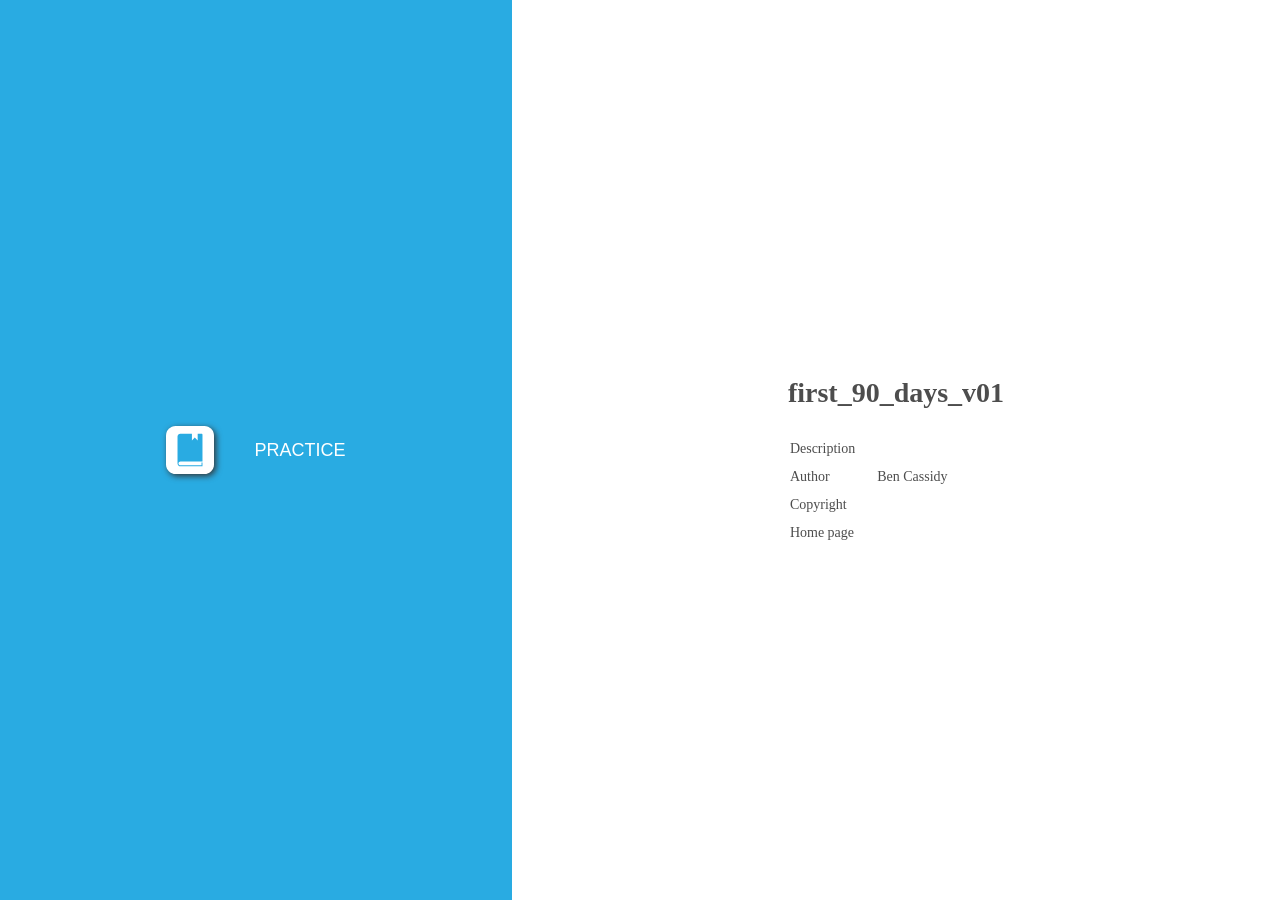
<file: index.html>
﻿<!DOCTYPE html>
<html lang="en-US" dir="ltr">
<head>
	<title>first_90_days_v01</title>
	<meta http-equiv="X-UA-Compatible" content="IE=Edge,chrome=1" />
	<meta http-equiv="Content-Type" content="text/html; charset=utf-8"/>
	<meta name="generator" content="ActivePresenter 10.1.1"/>
	<meta name="author" content="Ben Cassidy" />
	<meta name="copyright" content=" " />
	<meta name="description" content=""/>
	<meta name="viewport" content="initial-scale=1.0">
	<meta name="apple-mobile-web-app-capable" content="yes">

	<style>
		body {
			background-color: #ffffff;
			color: #4d4d4d;
			font-family: "Verdana";
			margin: 0px;
			padding: 0px;
			display: flex;
			flex-direction: row;
			min-height: 100vh;
		}
		.ap-mode-buttons-container {
			background-color: #29abe2;
			min-height: 100%;
			flex: 2;
			display: flex;
			justify-content: center;
			align-items: center;
		}
		.ap-mode-buttons {
			background-color: #29abe2;
			display: flex;
			flex-direction: column;
			align-items: flex-start;
			max-width: 100%;
		}
		.ap-mode-button {
			background-color: transparent;
			color: #ffffff;
			border: none;
			margin: 10px;
			text-transform: uppercase;
			display: flex;
			flex-direction: row;
			align-items: center;
		}
		.ap-project-information-container {
			min-height: 100%;
			flex: 3;
			display: flex;
			justify-content: center;
			align-items: center;
		}
		.ap-project-information {
			font-size: 14px;
		}

		.ap-mode-button svg {
			width: 48px;
			height: 48px;
			margin: 10px 20px 10px 20px;
			display: inline-block;
			filter: drop-shadow(2px 2px 3px #333333);
		}

		.ap-mode-button {
		}

		.ap-mode-button:hover {
			background-color: rgba(255, 255, 255, 0.2);
		}

		.ap-mode-button span {
			margin: 10px 20px 10px 20px;
			font-size: 18px;
		}

		h1 {
			font-size: 28px;
			font-weight: bold;
			margin: 25px 0px 25px 0px;
		}

		.ap-project-information td {
			padding: 5px 20px 5px 0px;
		}

		a:link {color:#4d4d4d; text-decoration:none;}
		a:visited {color:#4d4d4d; text-decoration:none}
		a:active {color:#4d4d4d; text-decoration:none}
		a:hover {color:#4d4d4d; text-decoration:none}
		
		@media (max-width: 1024px) and (orientation: portrait) {
			body {
				flex-direction: column;
			}
			.ap-mode-buttons-container {
				width: 100%;
				flex: 3;
			}
			.ap-project-information-container {
				width: 100%;
				flex: 2;
			}
		}
		
		@media (max-width: 640px) and (max-height: 640px) {
			.ap-mode-button svg {
				width: 32px;
				height: 32px;
			}
			.ap-mode-button span {
				margin: 5px 10px 5px 10px;
				font-size: 14px;
			}
			.ap-project-information {
				font-size: 12px;
			}
		}

	</style>

	<script type="text/javascript">
		var language = {"OpenPrezError":"Could not open presentation.\nError: ","TestIntro":"Choose this mode to do a test","TutorialIntro":"Tutorial mode","Practice":"Practice","PracticeIntro":"Choose this mode to practise more","Tutorial":"Tutorial","Homepage":"Home page","Copyright":"Copyright","DemoIntro":"Play presentation automatically","Test":"Test","Demo":"Demonstration","Author":"Author","Description":"Description"};
		var PlayModes = {
			DEMO: 1,
			TUT: 2,
			PRAC: 4,
			TEST: 8
		};

		var opmodes = 4;
		function openPrez(url, mode) {
			var fullUrl = '' + url;
			try {
				var margin = 40;
				var top = margin,
					left = margin,
					width = screen.availWidth - 2 * margin,
					height = screen.availHeight - 4 * margin;
				var styles = 'top=' + top + ',left=' + left + ',width=' + width + ',height=' + height
					+ ',location=no,toolbar=no,directories=no,status=no,menubar=no,scrollbars=yes,resizable=yes';
				var owin = window.open(encodeURI(fullUrl), '_blank', styles);
				if (owin)
					owin.focus();
			}
			catch (e) {
				alert(language.OpenPrezError + e);
			}
			return false;
		};
		function setElementText(id, text) {
			document.getElementById(id).innerHTML = text;
		}
		function setElementTitle(id, text) {
			document.getElementById(id).setAttribute('title', text);
		}
		function hideElement(id) {
			document.getElementById(id).style.display = 'none';
		}
	</script>
</head>

<body>
	<div class="ap-mode-buttons-container">
		<div class="ap-mode-buttons">
			<button id="ap-mode-demo" class="ap-mode-button" onclick="openPrez('demo.html')">
				<svg version="1.1" id="Layer_1" xmlns="http://www.w3.org/2000/svg" xmlns:xlink="http://www.w3.org/1999/xlink" x="0px" y="0px" viewBox="0 0 50 50" style="enable-background:new 0 0 50 50;" xml:space="preserve">
					<style type="text/css">
						.st0{fill:#FFFFFF;}
						.st1{fill:#29ABE2;}
					</style>
					<path class="st0" d="M40,50H10C4.48,50,0,45.52,0,40l0-30C0,4.48,4.48,0,10,0l30,0c5.52,0,10,4.48,10,10v30C50,45.52,45.52,50,40,50z"/>
					<rect x="8" y="8" transform="matrix(-1.836970e-16 1 -1 -1.836970e-16 50 3.552714e-15)" class="st1" width="34" height="34"/>
					<rect x="14" y="9" transform="matrix(-1.836970e-16 1 -1 -1.836970e-16 50 3.552714e-15)" class="st0" width="22" height="32"/>
					<rect x="35" y="9" transform="matrix(-1.836970e-16 1 -1 -1.836970e-16 48 -26)" class="st0" width="4" height="4"/>
					<rect x="35" y="37" transform="matrix(-1.836970e-16 1 -1 -1.836970e-16 76 2)" class="st0" width="4" height="4"/>
					<rect x="27" y="9" transform="matrix(-1.836970e-16 1 -1 -1.836970e-16 40 -18)" class="st0" width="4" height="4"/>
					<rect x="27" y="37" transform="matrix(-1.836970e-16 1 -1 -1.836970e-16 68 10)" class="st0" width="4" height="4"/>
					<rect x="19" y="9" transform="matrix(-1.836970e-16 1 -1 -1.836970e-16 32 -10)" class="st0" width="4" height="4"/>
					<rect x="19" y="37" transform="matrix(-1.836970e-16 1 -1 -1.836970e-16 60 18)" class="st0" width="4" height="4"/>
					<rect x="11" y="9" transform="matrix(-1.836970e-16 1 -1 -1.836970e-16 24 -2)" class="st0" width="4" height="4"/>
					<rect x="11" y="37" transform="matrix(-1.836970e-16 1 -1 -1.836970e-16 52 26)" class="st0" width="4" height="4"/>
					<polygon class="st1" points="22,21 29,25 22,29 "/>
				</svg>

				<span id="ap-label-mode-demo">Demonstration</span>
			</button>
			<button id="ap-mode-tutorial" class="ap-mode-button" onclick="openPrez('tutorial.html')">
				<svg version="1.1" id="Layer_1" xmlns="http://www.w3.org/2000/svg" xmlns:xlink="http://www.w3.org/1999/xlink" x="0px" y="0px" viewBox="0 0 50 50" style="enable-background:new 0 0 50 50;" xml:space="preserve">
				<style type="text/css">
					.st0{fill:#FFFFFF;}
					.st1{fill:#29ABE2;}
				</style>
				<path class="st0" d="M40,50H10C4.48,50,0,45.52,0,40l0-30C0,4.48,4.48,0,10,0l30,0c5.52,0,10,4.48,10,10v30C50,45.52,45.52,50,40,50z"/>
				<rect x="11.5" y="4.5" transform="matrix(-1.836970e-16 1 -1 -1.836970e-16 46.5 -3.5)" class="st1" width="27" height="34"/>
				<path class="st1" d="M42,39H23.45c-0.23-1.14-1.24-2-2.45-2s-2.22,0.86-2.45,2H8v1h10.55c0.23,1.14,1.24,2,2.45,2s2.22-0.86,2.45-2 H42V39z"/>
				<rect x="14" y="4" transform="matrix(-1.836970e-16 1 -1 -1.836970e-16 45 -5)" class="st0" width="22" height="32"/>
				<path class="st1" d="M17.5,19L17.5,19c-1.93,0-3.5-1.57-3.5-3.5v0c0-1.93,1.57-3.5,3.5-3.5h0c1.93,0,3.5,1.57,3.5,3.5v0 C21,17.43,19.43,19,17.5,19z"/>
				<path class="st1" d="M12,29c0-4.97,2.46-9,5.5-9s5.5,4.03,5.5,9H12z"/>
				</svg>

				<span id="ap-label-mode-tutorial">Tutorial</span>
			</button>
			<button id="ap-mode-practice" class="ap-mode-button" onclick="openPrez('practice.html')">
				<svg version="1.1" id="Layer_1" xmlns="http://www.w3.org/2000/svg" xmlns:xlink="http://www.w3.org/1999/xlink" x="0px" y="0px" viewBox="0 0 50 50" style="enable-background:new 0 0 50 50;" xml:space="preserve">
				<style type="text/css">
					.st0{fill:#FFFFFF;}
					.st1{fill:#29ABE2;}
				</style>
				<path class="st0" d="M40,50H10C4.48,50,0,45.52,0,40l0-30C0,4.48,4.48,0,10,0l30,0c5.52,0,10,4.48,10,10v30C50,45.52,45.52,50,40,50z"/>
				<path class="st1" d="M15.08,37H38V9c0-0.55-0.45-1-1-1h-4v7l-3-3l-3,3V8H15c-1.66,0-3,1.34-3,3v28c0,1.66,1.34,3,3,3h22h1v-1v-3h-1 v3H15.08C13.93,41,13,40.1,13,39C13,37.9,13.93,37,15.08,37z"/>
				</svg>

				<span id="ap-label-mode-practice">Practice</span>
			</button>
			<button id="ap-mode-test" class="ap-mode-button" onclick="openPrez('test.html')">
				<svg version="1.1" id="Layer_1" xmlns="http://www.w3.org/2000/svg" xmlns:xlink="http://www.w3.org/1999/xlink" x="0px" y="0px" viewBox="0 0 50 50" style="enable-background:new 0 0 50 50;" xml:space="preserve">
					<style type="text/css">
						.st0{fill:#FFFFFF;}
						.st1{fill:#29ABE2;}
					</style>
					<path class="st0" d="M40,50H10C4.48,50,0,45.52,0,40l0-30C0,4.48,4.48,0,10,0l30,0c5.52,0,10,4.48,10,10v30C50,45.52,45.52,50,40,50z"/>
					<path class="st1" d="M10,26L10,26c0-6.63,5.37-12,12-12h0c6.63,0,12,5.37,12,12v0c0,6.63-5.37,12-12,12h0C15.37,38,10,32.63,10,26z"/>
					<path class="st1" d="M41.71,13.71l-1.41-1.41l-7.83,7.83c0.35,0.62,0.64,1.27,0.87,1.95L41.71,13.71z"/>
					<path class="st0" d="M17.71,21.29l-1.41,1.41l8.21,8.21l8.83-8.83c-0.24-0.68-0.53-1.34-0.87-1.95l-7.96,7.96L17.71,21.29z"/>
				</svg>

				<span id="ap-label-mode-test">Test</span>
			</button>
		</div>
	</div>

	<div class="ap-project-information-container">
		<div class="ap-project-information">
			<h1>first_90_days_v01</h1>
			<table>
				<tr>
					<td id="ap-label-description">Description</td>
					<td></td>
				</tr>
				<tr>
					<td id="ap-label-author">Author</td>
					<td>Ben Cassidy</td>
				</tr>
				<tr>
					<td id="ap-label-copyright">Copyright</td>
					<td></td>
				</tr>
				<tr>
					<td id="ap-label-homepage">Homepage</td>
					<td><a href="" target="_blank"></a></td>
				</tr>
			</table>
		</div>
	</div>

	<script>
		if (language) {
			setElementText("ap-label-mode-demo", language.Demo);
			setElementText("ap-label-mode-tutorial", language.Tutorial);
			setElementText("ap-label-mode-practice", language.Practice);
			setElementText("ap-label-mode-test", language.Test);

			setElementTitle("ap-mode-demo", language.DemoIntro);
			setElementTitle("ap-mode-tutorial", language.TutorialIntro);
			setElementTitle("ap-mode-practice", language.PracticeIntro);
			setElementTitle("ap-mode-test", language.TestIntro);

			setElementText("ap-label-description", language.Description);
			setElementText("ap-label-author", language.Author);
			setElementText("ap-label-copyright", language.Copyright);
			setElementText("ap-label-homepage", language.Homepage);
		}

		if (opmodes){
			if ((PlayModes.DEMO & opmodes) != PlayModes.DEMO)
				hideElement("ap-mode-demo");
			if ((PlayModes.TUT & opmodes) != PlayModes.TUT)
				hideElement("ap-mode-tutorial");
			if ((PlayModes.PRAC & opmodes) != PlayModes.PRAC)
				hideElement("ap-mode-practice");
			if ((PlayModes.TEST & opmodes) != PlayModes.TEST)
				hideElement("ap-mode-test");
		}
	</script>
</body>
</html>
</file>
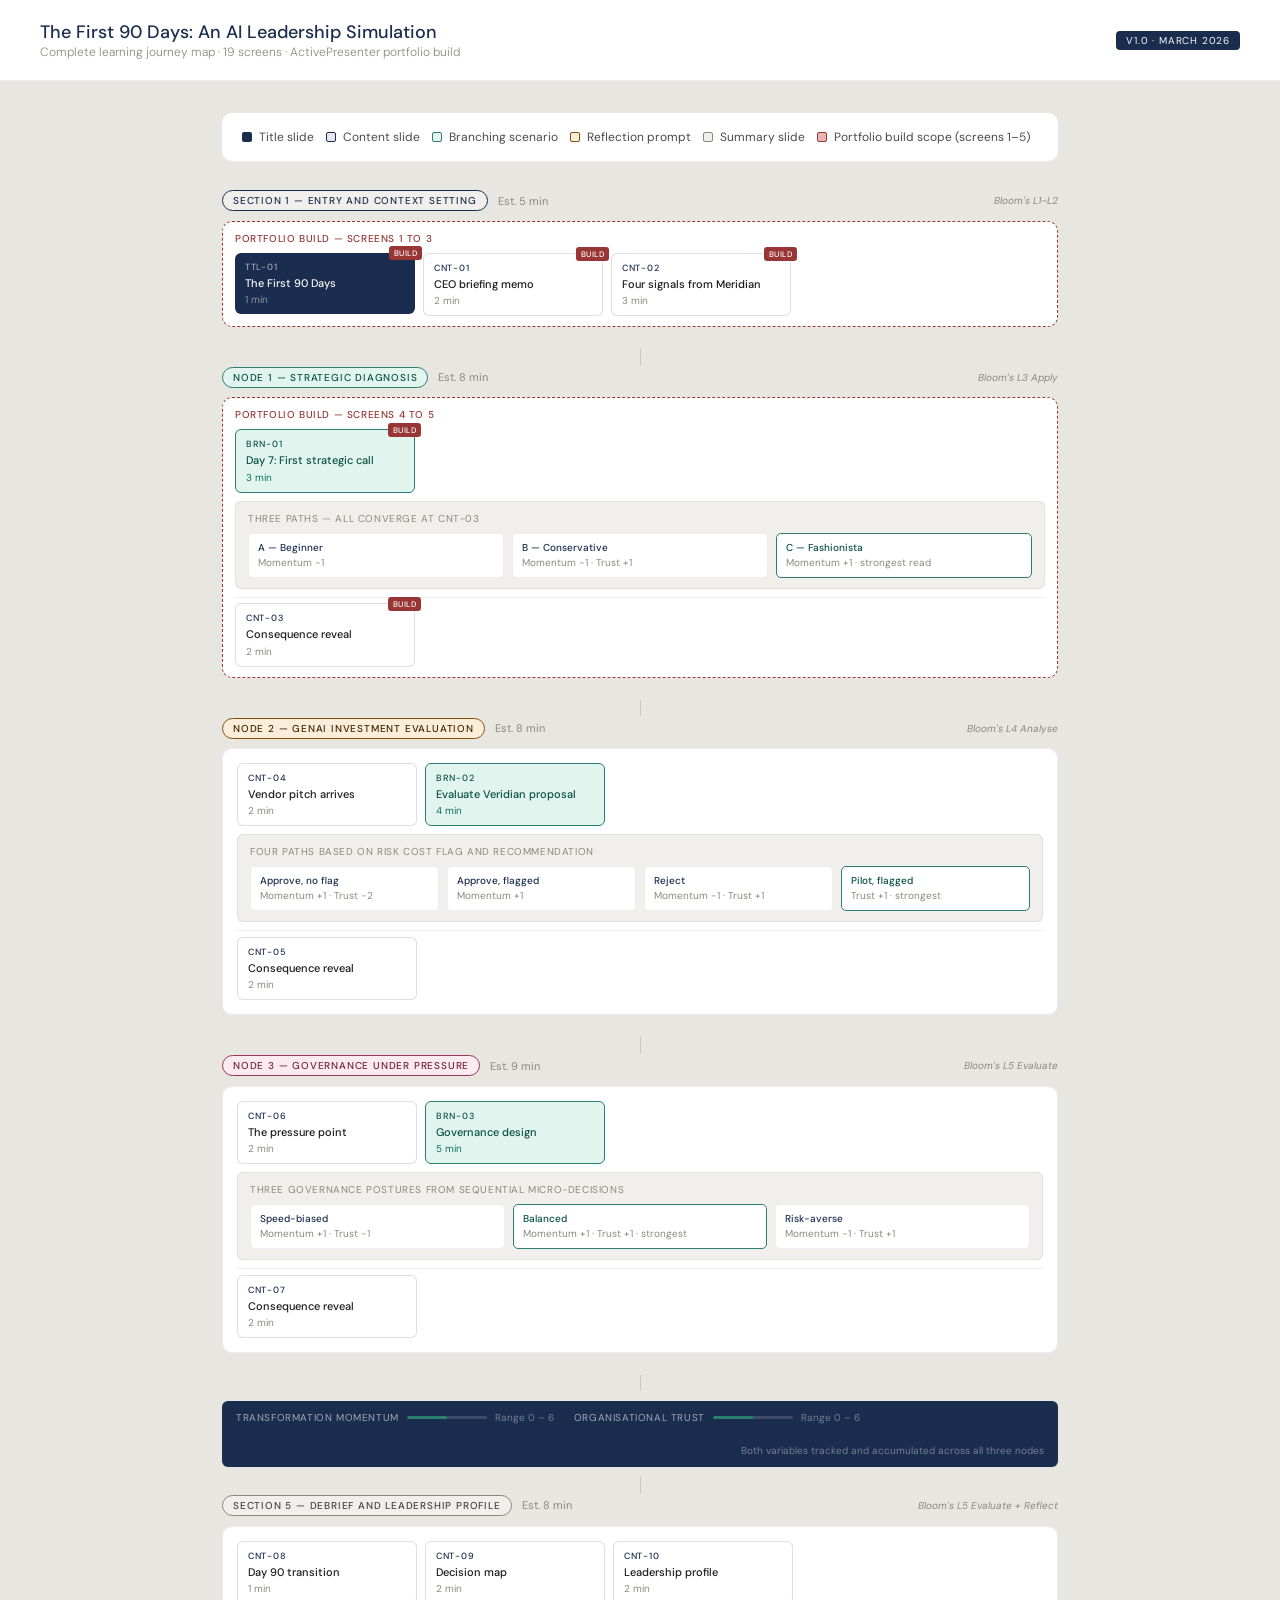
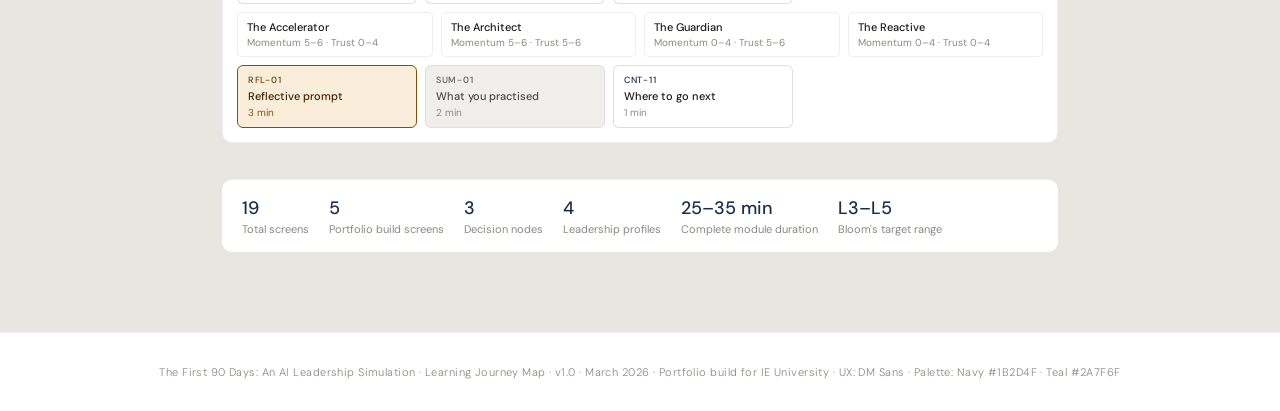
<file: first_90_days_journey_map.html>
<!DOCTYPE html>
<html lang="en">
<head>
<meta charset="UTF-8">
<meta name="viewport" content="width=device-width, initial-scale=1.0">
<title>The First 90 Days — Learning Journey Map</title>
<link href="https://fonts.googleapis.com/css2?family=DM+Sans:wght@300;400;500&display=swap" rel="stylesheet">
<style>
*, *::before, *::after { box-sizing: border-box; margin: 0; padding: 0; }
:root {
  --navy: #1B2D4F;
  --teal: #2A7F6F;
  --teal-dark: #085041;
  --gold: #854F0B;
  --pink: #993556;
  --bg: #f8f8f8;
  --bg-secondary: #f0efec;
  --text-primary: #1a1a1a;
  --text-secondary: #4a4a48;
  --text-tertiary: #8a8880;
  --border-light: rgba(27,45,79,0.08);
  --border-mid: rgba(27,45,79,0.15);
  --radius-md: 6px;
  --radius-lg: 10px;
  --font: 'DM Sans', -apple-system, sans-serif;
}
body { font-family: var(--font); background: #e8e6e1; color: var(--text-primary); min-height: 100vh; -webkit-font-smoothing: antialiased; }

.page-header { background: #fff; border-bottom: 1px solid var(--border-light); padding: 1.25rem 2.5rem; display: flex; align-items: center; gap: 1.5rem; }
.page-header h1 { font-size: 18px; font-weight: 500; color: var(--navy); }
.page-header p { font-size: 12px; color: var(--text-tertiary); font-weight: 300; }
.version-badge { padding: 3px 10px; background: var(--navy); color: #f8f8f8; font-size: 10px; letter-spacing: 0.08em; text-transform: uppercase; border-radius: 4px; margin-left: auto; }

.container { max-width: 900px; margin: 0 auto; padding: 2rem 2rem 3rem; }

.legend { display: flex; flex-wrap: wrap; gap: 12px; margin-bottom: 1.75rem; padding-bottom: 1.25rem; border-bottom: 1px solid var(--border-light); background: #fff; border-radius: var(--radius-lg); padding: 1rem 1.25rem; }
.legend-item { display: flex; align-items: center; gap: 7px; font-size: 12px; color: var(--text-secondary); }
.legend-dot { width: 10px; height: 10px; border-radius: 2px; flex-shrink: 0; }
.ld-title { background: var(--navy); }
.ld-content { background: #e8e6f0; border: 1px solid var(--navy); }
.ld-branch { background: #e1f5ee; border: 1px solid var(--teal); }
.ld-reflect { background: #faeeda; border: 1px solid var(--gold); }
.ld-summary { background: #f0efec; border: 1px solid #8a8880; }
.ld-build { background: #e8b4b4; border: 1px solid #993535; }

.flow { display: flex; flex-direction: column; gap: 0; }
.section-block { margin-bottom: 1.25rem; }
.section-header { display: flex; align-items: center; gap: 10px; margin-bottom: 0.6rem; flex-wrap: wrap; }
.section-pill { font-size: 10px; font-weight: 500; letter-spacing: 0.08em; text-transform: uppercase; padding: 3px 10px; border-radius: 20px; white-space: nowrap; }
.pill-entry { background: #f0efec; color: var(--navy); border: 1px solid var(--navy); }
.pill-node1 { background: #e1f5ee; color: var(--teal-dark); border: 1px solid var(--teal); }
.pill-node2 { background: #faeeda; color: #412402; border: 1px solid var(--gold); }
.pill-node3 { background: #fbeaf0; color: #72243E; border: 1px solid var(--pink); }
.pill-debrief { background: #f0efec; color: #444441; border: 1px solid #888780; }
.section-duration { font-size: 11px; color: var(--text-tertiary); }
.bloom-tag { font-size: 10px; color: var(--text-tertiary); margin-left: auto; font-style: italic; }

.screens-row { display: flex; gap: 8px; flex-wrap: wrap; align-items: flex-start; }
.screen-card { border-radius: var(--radius-md); padding: 8px 10px; min-width: 110px; flex: 1; max-width: 180px; position: relative; }
.sc-title { background: var(--navy); }
.sc-content { background: #fff; border: 0.5px solid var(--border-mid); }
.sc-branch { background: #e1f5ee; border: 0.5px solid var(--teal); }
.sc-reflect { background: #faeeda; border: 0.5px solid var(--gold); }
.sc-summary { background: #f0efec; border: 0.5px solid var(--border-light); }

.sc-id { font-size: 9px; font-weight: 500; letter-spacing: 0.08em; text-transform: uppercase; margin-bottom: 3px; }
.sc-title .sc-id { color: rgba(248,248,248,0.6); }
.sc-content .sc-id { color: var(--navy); }
.sc-branch .sc-id { color: var(--teal-dark); }
.sc-reflect .sc-id { color: #633806; }
.sc-summary .sc-id { color: #5F5E5A; }

.sc-name { font-size: 11px; font-weight: 500; line-height: 1.3; margin-bottom: 3px; }
.sc-title .sc-name { color: #f8f8f8; }
.sc-content .sc-name { color: var(--text-primary); }
.sc-branch .sc-name { color: var(--teal-dark); }
.sc-reflect .sc-name { color: #412402; }
.sc-summary .sc-name { color: var(--text-secondary); }

.sc-time { font-size: 10px; }
.sc-title .sc-time { color: rgba(248,248,248,0.5); }
.sc-content .sc-time { color: var(--text-tertiary); }
.sc-branch .sc-time { color: #0F6E56; }
.sc-reflect .sc-time { color: var(--gold); }
.sc-summary .sc-time { color: var(--text-tertiary); }

.build-badge { position: absolute; top: -7px; right: -7px; background: #993535; color: #fff; font-size: 8px; font-weight: 500; padding: 2px 5px; border-radius: 3px; letter-spacing: 0.06em; text-transform: uppercase; }

.build-scope { background: #fff; border: 1.5px dashed #993535; border-radius: var(--radius-lg); padding: 10px 12px; margin-bottom: 0; }
.build-scope-label { font-size: 10px; color: #993535; font-weight: 500; letter-spacing: 0.06em; text-transform: uppercase; margin-bottom: 8px; }

.branch-block { background: var(--bg-secondary); border: 0.5px solid var(--border-light); border-radius: var(--radius-md); padding: 10px 12px; margin: 8px 0; }
.branch-header { font-size: 10px; color: var(--text-tertiary); letter-spacing: 0.06em; text-transform: uppercase; margin-bottom: 8px; }
.branch-paths { display: flex; gap: 8px; flex-wrap: wrap; }
.branch-path { flex: 1; min-width: 100px; border-radius: 5px; padding: 7px 9px; border: 0.5px solid var(--border-light); background: #fff; }
.path-label { font-size: 10px; font-weight: 500; color: var(--navy); margin-bottom: 2px; }
.path-desc { font-size: 10px; color: var(--text-tertiary); line-height: 1.4; }
.path-correct { border-color: var(--teal); }
.path-correct .path-label { color: var(--teal-dark); }

.converge-line { height: 0.5px; background: var(--border-light); margin: 6px 0; }

.var-strip { background: var(--navy); border-radius: var(--radius-md); padding: 10px 14px; margin: 8px 0; display: flex; align-items: center; gap: 20px; flex-wrap: wrap; }
.var-item { display: flex; align-items: center; gap: 8px; }
.var-label { font-size: 10px; color: rgba(248,248,248,0.6); letter-spacing: 0.06em; text-transform: uppercase; }
.var-bar { width: 80px; height: 3px; background: rgba(255,255,255,0.15); border-radius: 2px; overflow: hidden; }
.var-fill { height: 100%; background: var(--teal); border-radius: 2px; width: 50%; }
.var-range { font-size: 10px; color: rgba(248,248,248,0.4); }
.var-note { margin-left: auto; font-size: 10px; color: rgba(248,248,248,0.4); }

.profile-row { display: flex; gap: 8px; flex-wrap: wrap; margin-top: 8px; margin-bottom: 8px; }
.profile-card { flex: 1; min-width: 100px; border-radius: 5px; padding: 7px 9px; border: 0.5px solid var(--border-light); background: #fff; }
.profile-name { font-size: 11px; font-weight: 500; color: var(--text-primary); margin-bottom: 2px; }
.profile-vars { font-size: 10px; color: var(--text-tertiary); }

.connector { display: flex; justify-content: center; padding: 2px 0; }
.connector-line { width: 1px; height: 16px; background: var(--border-mid); }

.section-wrap { background: #fff; border-radius: var(--radius-lg); padding: 14px; border: 1px solid var(--border-light); }

.totals { display: flex; gap: 20px; padding-top: 1rem; border-top: 1px solid var(--border-light); margin-top: 1rem; flex-wrap: wrap; background: #fff; border-radius: var(--radius-lg); padding: 1rem 1.25rem; }
.total-item { display: flex; flex-direction: column; gap: 2px; }
.total-value { font-size: 18px; font-weight: 500; color: var(--navy); }
.total-label { font-size: 11px; color: var(--text-tertiary); }

.page-footer { text-align: center; padding: 2rem; font-size: 11px; color: var(--text-tertiary); border-top: 1px solid var(--border-light); margin-top: 2rem; font-weight: 300; letter-spacing: 0.04em; background: #fff; }
</style>
</head>
<body>

<div class="page-header">
  <div>
    <h1>The First 90 Days: An AI Leadership Simulation</h1>
    <p>Complete learning journey map · 19 screens · ActivePresenter portfolio build</p>
  </div>
  <span class="version-badge">v1.0 · March 2026</span>
</div>

<div class="container">

  <div class="legend">
    <div class="legend-item"><div class="legend-dot ld-title"></div>Title slide</div>
    <div class="legend-item"><div class="legend-dot ld-content"></div>Content slide</div>
    <div class="legend-item"><div class="legend-dot ld-branch"></div>Branching scenario</div>
    <div class="legend-item"><div class="legend-dot ld-reflect"></div>Reflection prompt</div>
    <div class="legend-item"><div class="legend-dot ld-summary"></div>Summary slide</div>
    <div class="legend-item"><div class="legend-dot ld-build"></div>Portfolio build scope (screens 1–5)</div>
  </div>

  <div class="flow">

    <!-- SECTION 1 -->
    <div class="section-block">
      <div class="section-header">
        <span class="section-pill pill-entry">Section 1 — Entry and context setting</span>
        <span class="section-duration">Est. 5 min</span>
        <span class="bloom-tag">Bloom's L1–L2</span>
      </div>
      <div class="build-scope">
        <div class="build-scope-label">Portfolio build — screens 1 to 3</div>
        <div class="screens-row">
          <div class="screen-card sc-title">
            <div class="build-badge">Build</div>
            <div class="sc-id">TTL-01</div>
            <div class="sc-name">The First 90 Days</div>
            <div class="sc-time">1 min</div>
          </div>
          <div class="screen-card sc-content">
            <div class="build-badge">Build</div>
            <div class="sc-id">CNT-01</div>
            <div class="sc-name">CEO briefing memo</div>
            <div class="sc-time">2 min</div>
          </div>
          <div class="screen-card sc-content">
            <div class="build-badge">Build</div>
            <div class="sc-id">CNT-02</div>
            <div class="sc-name">Four signals from Meridian</div>
            <div class="sc-time">3 min</div>
          </div>
        </div>
      </div>
    </div>

    <div class="connector"><div class="connector-line"></div></div>

    <!-- SECTION 2: NODE 1 -->
    <div class="section-block">
      <div class="section-header">
        <span class="section-pill pill-node1">Node 1 — Strategic diagnosis</span>
        <span class="section-duration">Est. 8 min</span>
        <span class="bloom-tag">Bloom's L3 Apply</span>
      </div>
      <div class="build-scope">
        <div class="build-scope-label">Portfolio build — screens 4 to 5</div>
        <div class="screens-row" style="margin-bottom: 8px;">
          <div class="screen-card sc-branch">
            <div class="build-badge">Build</div>
            <div class="sc-id">BRN-01</div>
            <div class="sc-name">Day 7: First strategic call</div>
            <div class="sc-time">3 min</div>
          </div>
        </div>
        <div class="branch-block">
          <div class="branch-header">Three paths — all converge at CNT-03</div>
          <div class="branch-paths">
            <div class="branch-path">
              <div class="path-label">A — Beginner</div>
              <div class="path-desc">Momentum −1</div>
            </div>
            <div class="branch-path">
              <div class="path-label">B — Conservative</div>
              <div class="path-desc">Momentum −1 · Trust +1</div>
            </div>
            <div class="branch-path path-correct">
              <div class="path-label">C — Fashionista</div>
              <div class="path-desc">Momentum +1 · strongest read</div>
            </div>
          </div>
        </div>
        <div class="converge-line"></div>
        <div class="screens-row">
          <div class="screen-card sc-content">
            <div class="build-badge">Build</div>
            <div class="sc-id">CNT-03</div>
            <div class="sc-name">Consequence reveal</div>
            <div class="sc-time">2 min</div>
          </div>
        </div>
      </div>
    </div>

    <div class="connector"><div class="connector-line"></div></div>

    <!-- SECTION 3: NODE 2 -->
    <div class="section-block">
      <div class="section-header">
        <span class="section-pill pill-node2">Node 2 — GenAI investment evaluation</span>
        <span class="section-duration">Est. 8 min</span>
        <span class="bloom-tag">Bloom's L4 Analyse</span>
      </div>
      <div class="section-wrap">
        <div class="screens-row" style="margin-bottom: 8px;">
          <div class="screen-card sc-content">
            <div class="sc-id">CNT-04</div>
            <div class="sc-name">Vendor pitch arrives</div>
            <div class="sc-time">2 min</div>
          </div>
          <div class="screen-card sc-branch">
            <div class="sc-id">BRN-02</div>
            <div class="sc-name">Evaluate Veridian proposal</div>
            <div class="sc-time">4 min</div>
          </div>
        </div>
        <div class="branch-block">
          <div class="branch-header">Four paths based on Risk Cost flag and recommendation</div>
          <div class="branch-paths">
            <div class="branch-path">
              <div class="path-label">Approve, no flag</div>
              <div class="path-desc">Momentum +1 · Trust −2</div>
            </div>
            <div class="branch-path">
              <div class="path-label">Approve, flagged</div>
              <div class="path-desc">Momentum +1</div>
            </div>
            <div class="branch-path">
              <div class="path-label">Reject</div>
              <div class="path-desc">Momentum −1 · Trust +1</div>
            </div>
            <div class="branch-path path-correct">
              <div class="path-label">Pilot, flagged</div>
              <div class="path-desc">Trust +1 · strongest</div>
            </div>
          </div>
        </div>
        <div class="converge-line"></div>
        <div class="screens-row">
          <div class="screen-card sc-content">
            <div class="sc-id">CNT-05</div>
            <div class="sc-name">Consequence reveal</div>
            <div class="sc-time">2 min</div>
          </div>
        </div>
      </div>
    </div>

    <div class="connector"><div class="connector-line"></div></div>

    <!-- SECTION 4: NODE 3 -->
    <div class="section-block">
      <div class="section-header">
        <span class="section-pill pill-node3">Node 3 — Governance under pressure</span>
        <span class="section-duration">Est. 9 min</span>
        <span class="bloom-tag">Bloom's L5 Evaluate</span>
      </div>
      <div class="section-wrap">
        <div class="screens-row" style="margin-bottom: 8px;">
          <div class="screen-card sc-content">
            <div class="sc-id">CNT-06</div>
            <div class="sc-name">The pressure point</div>
            <div class="sc-time">2 min</div>
          </div>
          <div class="screen-card sc-branch">
            <div class="sc-id">BRN-03</div>
            <div class="sc-name">Governance design</div>
            <div class="sc-time">5 min</div>
          </div>
        </div>
        <div class="branch-block">
          <div class="branch-header">Three governance postures from sequential micro-decisions</div>
          <div class="branch-paths">
            <div class="branch-path">
              <div class="path-label">Speed-biased</div>
              <div class="path-desc">Momentum +1 · Trust −1</div>
            </div>
            <div class="branch-path path-correct">
              <div class="path-label">Balanced</div>
              <div class="path-desc">Momentum +1 · Trust +1 · strongest</div>
            </div>
            <div class="branch-path">
              <div class="path-label">Risk-averse</div>
              <div class="path-desc">Momentum −1 · Trust +1</div>
            </div>
          </div>
        </div>
        <div class="converge-line"></div>
        <div class="screens-row">
          <div class="screen-card sc-content">
            <div class="sc-id">CNT-07</div>
            <div class="sc-name">Consequence reveal</div>
            <div class="sc-time">2 min</div>
          </div>
        </div>
      </div>
    </div>

    <div class="connector"><div class="connector-line"></div></div>

    <!-- VARIABLE STATE -->
    <div class="var-strip">
      <div class="var-item">
        <div class="var-label">Transformation Momentum</div>
        <div class="var-bar"><div class="var-fill"></div></div>
        <div class="var-range">Range 0 – 6</div>
      </div>
      <div class="var-item">
        <div class="var-label">Organisational Trust</div>
        <div class="var-bar"><div class="var-fill"></div></div>
        <div class="var-range">Range 0 – 6</div>
      </div>
      <div class="var-note">Both variables tracked and accumulated across all three nodes</div>
    </div>

    <div class="connector"><div class="connector-line"></div></div>

    <!-- SECTION 5: DEBRIEF -->
    <div class="section-block">
      <div class="section-header">
        <span class="section-pill pill-debrief">Section 5 — Debrief and leadership profile</span>
        <span class="section-duration">Est. 8 min</span>
        <span class="bloom-tag">Bloom's L5 Evaluate + Reflect</span>
      </div>
      <div class="section-wrap">
        <div class="screens-row" style="margin-bottom: 8px;">
          <div class="screen-card sc-content">
            <div class="sc-id">CNT-08</div>
            <div class="sc-name">Day 90 transition</div>
            <div class="sc-time">1 min</div>
          </div>
          <div class="screen-card sc-content">
            <div class="sc-id">CNT-09</div>
            <div class="sc-name">Decision map</div>
            <div class="sc-time">2 min</div>
          </div>
          <div class="screen-card sc-content">
            <div class="sc-id">CNT-10</div>
            <div class="sc-name">Leadership profile</div>
            <div class="sc-time">2 min</div>
          </div>
        </div>
        <div class="profile-row">
          <div class="profile-card">
            <div class="profile-name">The Accelerator</div>
            <div class="profile-vars">Momentum 5–6 · Trust 0–4</div>
          </div>
          <div class="profile-card">
            <div class="profile-name">The Architect</div>
            <div class="profile-vars">Momentum 5–6 · Trust 5–6</div>
          </div>
          <div class="profile-card">
            <div class="profile-name">The Guardian</div>
            <div class="profile-vars">Momentum 0–4 · Trust 5–6</div>
          </div>
          <div class="profile-card">
            <div class="profile-name">The Reactive</div>
            <div class="profile-vars">Momentum 0–4 · Trust 0–4</div>
          </div>
        </div>
        <div class="screens-row">
          <div class="screen-card sc-reflect">
            <div class="sc-id">RFL-01</div>
            <div class="sc-name">Reflective prompt</div>
            <div class="sc-time">3 min</div>
          </div>
          <div class="screen-card sc-summary">
            <div class="sc-id">SUM-01</div>
            <div class="sc-name">What you practised</div>
            <div class="sc-time">2 min</div>
          </div>
          <div class="screen-card sc-content">
            <div class="sc-id">CNT-11</div>
            <div class="sc-name">Where to go next</div>
            <div class="sc-time">1 min</div>
          </div>
        </div>
      </div>
    </div>

    <!-- TOTALS -->
    <div class="totals">
      <div class="total-item">
        <div class="total-value">19</div>
        <div class="total-label">Total screens</div>
      </div>
      <div class="total-item">
        <div class="total-value">5</div>
        <div class="total-label">Portfolio build screens</div>
      </div>
      <div class="total-item">
        <div class="total-value">3</div>
        <div class="total-label">Decision nodes</div>
      </div>
      <div class="total-item">
        <div class="total-value">4</div>
        <div class="total-label">Leadership profiles</div>
      </div>
      <div class="total-item">
        <div class="total-value">25–35 min</div>
        <div class="total-label">Complete module duration</div>
      </div>
      <div class="total-item">
        <div class="total-value">L3–L5</div>
        <div class="total-label">Bloom's target range</div>
      </div>
    </div>

  </div>
</div>

<div class="page-footer">
  The First 90 Days: An AI Leadership Simulation · Learning Journey Map · v1.0 · March 2026 · Portfolio build for IE University · UX: DM Sans · Palette: Navy #1B2D4F · Teal #2A7F6F
</div>

</body>
</html>
</file>
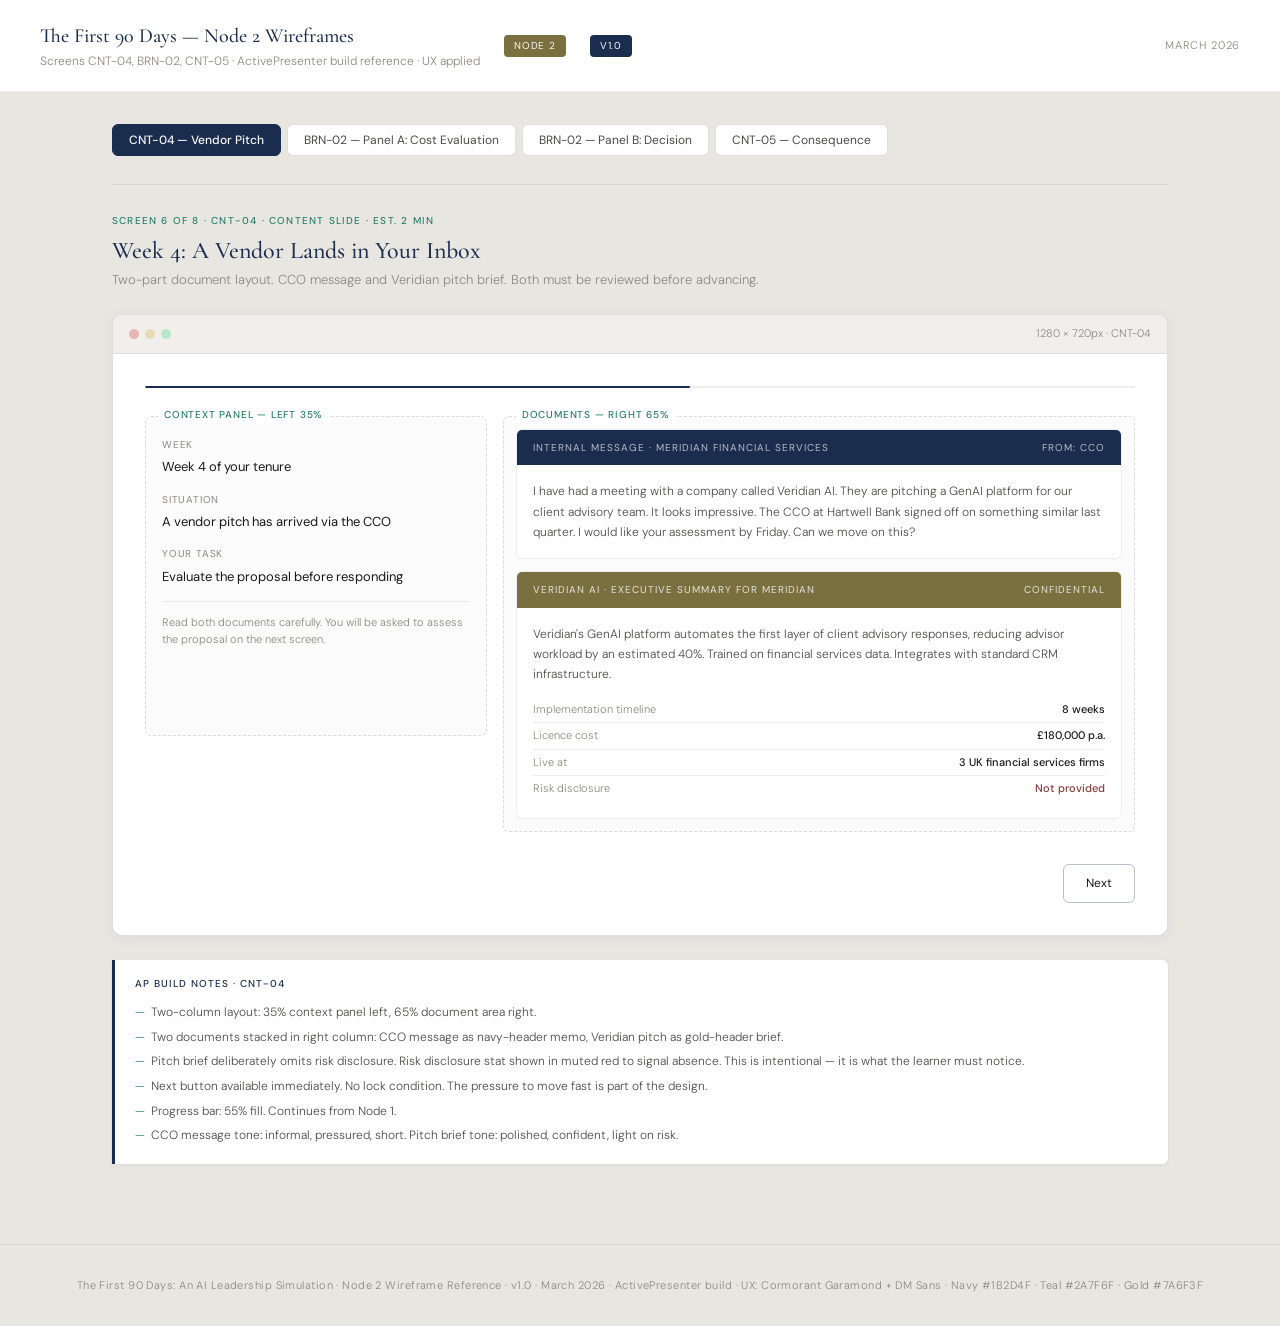
<file: first_90_days_wireframes_node2.html>
<!DOCTYPE html>
<html lang="en">
<head>
<meta charset="UTF-8">
<meta name="viewport" content="width=device-width, initial-scale=1.0">
<title>The First 90 Days — Node 2 Wireframes</title>
<link rel="preconnect" href="https://fonts.googleapis.com">
<link rel="preconnect" href="https://fonts.gstatic.com" crossorigin>
<link href="https://fonts.googleapis.com/css2?family=Cormorant+Garamond:ital,wght@0,400;0,500;0,600;1,400;1,500&family=DM+Sans:wght@300;400;500&display=swap" rel="stylesheet">
<style>
  *, *::before, *::after { box-sizing: border-box; margin: 0; padding: 0; }
  :root {
    --bg: #f8f8f8;
    --bg-secondary: #f0efec;
    --bg-tertiary: #e8e6e1;
    --bg-card: #ffffff;
    --text-primary: #1a1a1a;
    --text-secondary: #4a4a48;
    --text-tertiary: #8a8880;
    --navy: #1B2D4F;
    --teal: #2A7F6F;
    --teal-dark: #085041;
    --gold: #7A6F3F;
    --red-muted: #8B3A3A;
    --border-light: rgba(27,45,79,0.08);
    --border-mid: rgba(27,45,79,0.15);
    --border-strong: rgba(27,45,79,0.3);
    --radius-sm: 4px;
    --radius-md: 6px;
    --radius-lg: 10px;
    --font-display: 'Cormorant Garamond', Georgia, serif;
    --font-body: 'DM Sans', -apple-system, sans-serif;
  }
  body { font-family: var(--font-body); background: var(--bg-tertiary); color: var(--text-primary); min-height: 100vh; font-size: 14px; line-height: 1.6; -webkit-font-smoothing: antialiased; }
  .page-header { background: var(--bg-card); border-bottom: 1px solid var(--border-light); padding: 1.25rem 2.5rem; display: flex; align-items: center; gap: 1.5rem; flex-wrap: wrap; }
  .page-header h1 { font-family: var(--font-display); font-size: 20px; font-weight: 500; color: var(--navy); }
  .page-header p { font-size: 12px; color: var(--text-tertiary); font-weight: 300; }
  .meta { margin-left: auto; font-size: 11px; color: var(--text-tertiary); font-weight: 300; letter-spacing: 0.06em; text-transform: uppercase; }
  .version-badge { display: inline-block; padding: 3px 10px; background: var(--navy); color: #f8f8f8; font-size: 10px; letter-spacing: 0.08em; text-transform: uppercase; border-radius: var(--radius-sm); }
  .node-badge { display: inline-block; padding: 3px 10px; background: var(--gold); color: #f8f8f8; font-size: 10px; letter-spacing: 0.08em; text-transform: uppercase; border-radius: var(--radius-sm); }
  .container { max-width: 1120px; margin: 0 auto; padding: 2rem 2rem 3rem; }
  .nav { display: flex; gap: 6px; flex-wrap: wrap; margin-bottom: 1.75rem; padding-bottom: 1.75rem; border-bottom: 1px solid var(--border-light); }
  .nav-btn { padding: 7px 16px; border: 1px solid var(--border-mid); border-radius: var(--radius-md); background: var(--bg-card); cursor: pointer; font-size: 12px; color: var(--text-secondary); font-family: var(--font-body); font-weight: 400; transition: all 0.2s ease; }
  .nav-btn:hover { background: var(--bg-secondary); border-color: var(--border-strong); }
  .nav-btn.active { background: var(--navy); color: #f8f8f8; border-color: var(--navy); font-weight: 500; }
  .screen { display: none; }
  .screen.active { display: block; }
  .screen-eyebrow { font-size: 10px; color: var(--teal); letter-spacing: 0.12em; text-transform: uppercase; font-weight: 500; margin-bottom: 0.4rem; }
  .screen-title { font-family: var(--font-display); font-size: 24px; font-weight: 500; color: var(--navy); margin-bottom: 0.25rem; line-height: 1.25; }
  .screen-meta { font-size: 13px; color: var(--text-tertiary); margin-bottom: 1.5rem; font-weight: 300; }
  .frame { border: 1px solid var(--border-mid); border-radius: var(--radius-lg); overflow: hidden; background: var(--bg-card); box-shadow: 0 2px 12px rgba(27,45,79,0.06); }
  .frame-header { background: var(--bg-secondary); border-bottom: 1px solid var(--border-light); padding: 10px 16px; display: flex; align-items: center; gap: 6px; }
  .dot { width: 10px; height: 10px; border-radius: 50%; }
  .dot-r { background: #e8b4b4; } .dot-y { background: #e8dab4; } .dot-g { background: #b4e8c8; }
  .frame-label { font-size: 11px; color: var(--text-tertiary); margin-left: auto; font-weight: 300; }
  .frame-body { padding: 2rem; min-height: 400px; position: relative; }
  .zone { border: 1.5px dashed var(--border-mid); border-radius: var(--radius-md); padding: 1rem; margin-bottom: 1rem; position: relative; background: rgba(248,248,248,0.5); }
  .zone-label { position: absolute; top: -10px; left: 12px; background: var(--bg-card); padding: 0 6px; font-size: 10px; color: var(--teal); letter-spacing: 0.08em; text-transform: uppercase; font-weight: 500; }
  .zone-content { font-size: 13px; color: var(--text-secondary); line-height: 1.65; padding-top: 0.25rem; font-weight: 300; }
  .zone-content strong { color: var(--text-primary); font-weight: 500; }
  .zone-row { display: grid; gap: 1rem; margin-bottom: 1rem; }
  .cols-2 { grid-template-columns: 1fr 1.85fr; }
  .cols-2-equal { grid-template-columns: 1fr 1fr; }
  .annotation { background: var(--bg-card); border-left: 3px solid var(--navy); padding: 1rem 1.25rem; border-radius: 0 var(--radius-md) var(--radius-md) 0; margin-top: 1.5rem; box-shadow: 0 1px 4px rgba(27,45,79,0.05); }
  .annotation-title { font-size: 10px; font-weight: 500; color: var(--navy); margin-bottom: 0.5rem; text-transform: uppercase; letter-spacing: 0.1em; }
  .annotation-list { list-style: none; }
  .annotation-list li { font-size: 12px; color: var(--text-secondary); padding: 3px 0 3px 16px; position: relative; line-height: 1.55; font-weight: 300; }
  .annotation-list li::before { content: "—"; position: absolute; left: 0; color: var(--teal); }
  .btn-mock { display: inline-block; padding: 9px 22px; border: 1px solid var(--border-strong); border-radius: var(--radius-md); font-size: 12px; color: var(--text-primary); background: transparent; font-family: var(--font-body); cursor: default; }
  .btn-mock.primary { background: var(--navy); color: #f8f8f8; border-color: var(--navy); }
  .btn-mock.locked { opacity: 0.3; }
  .progress-bar { height: 2px; background: var(--border-light); border-radius: 2px; margin-bottom: 1.75rem; overflow: hidden; }
  .progress-fill { height: 100%; background: var(--navy); border-radius: 2px; }
  .divider { height: 1px; background: var(--border-light); margin: 0.75rem 0; }
  .role-stat { margin-bottom: 0.85rem; }
  .role-stat-label { font-size: 10px; color: var(--text-tertiary); letter-spacing: 0.08em; text-transform: uppercase; margin-bottom: 3px; font-weight: 400; }
  .role-stat-value { font-size: 13px; color: var(--text-primary); font-weight: 400; }
  .memo-card { border: 1px solid var(--border-light); border-radius: var(--radius-md); overflow: hidden; background: var(--bg-card); }
  .memo-header { background: var(--navy); padding: 0.6rem 1rem; display: flex; align-items: center; justify-content: space-between; }
  .memo-header-text { font-size: 10px; color: rgba(248,248,248,0.7); letter-spacing: 0.1em; text-transform: uppercase; }
  .memo-body { padding: 1rem; }
  .memo-field { font-size: 12px; color: var(--text-secondary); line-height: 1.7; font-weight: 300; }
  .memo-field strong { color: var(--text-primary); font-weight: 500; }
  .pitch-card { border: 1px solid var(--border-light); border-radius: var(--radius-md); overflow: hidden; background: var(--bg-card); margin-top: 0.75rem; }
  .pitch-header { background: var(--gold); padding: 0.6rem 1rem; display: flex; align-items: center; justify-content: space-between; }
  .pitch-header-text { font-size: 10px; color: rgba(248,248,248,0.85); letter-spacing: 0.1em; text-transform: uppercase; }
  .pitch-body { padding: 1rem; }
  .pitch-field { font-size: 12px; color: var(--text-secondary); line-height: 1.7; font-weight: 300; }
  .pitch-stat { display: flex; justify-content: space-between; align-items: center; padding: 4px 0; border-bottom: 0.5px solid var(--border-light); }
  .pitch-stat:last-child { border-bottom: none; }
  .pitch-stat-label { font-size: 11px; color: var(--text-tertiary); font-weight: 300; }
  .pitch-stat-value { font-size: 11px; color: var(--text-primary); font-weight: 500; }
  .cost-card { border: 1px solid var(--border-mid); border-radius: var(--radius-md); padding: 0.85rem 1rem; background: var(--bg-card); margin-bottom: 0.6rem; display: flex; align-items: flex-start; justify-content: space-between; gap: 1rem; }
  .cost-card-type { font-size: 10px; font-weight: 500; letter-spacing: 0.1em; text-transform: uppercase; color: var(--navy); margin-bottom: 4px; }
  .cost-card-desc { font-size: 12px; color: var(--text-secondary); line-height: 1.5; font-weight: 300; }
  .cost-toggle { display: flex; align-items: center; gap: 8px; flex-shrink: 0; }
  .toggle-label { font-size: 10px; color: var(--text-tertiary); font-weight: 300; }
  .toggle-mock { width: 32px; height: 18px; border-radius: 9px; background: var(--border-mid); border: 1px solid var(--border-mid); position: relative; flex-shrink: 0; }
  .toggle-mock.flagged { background: var(--red-muted); border-color: var(--red-muted); }
  .toggle-dot { width: 12px; height: 12px; border-radius: 50%; background: #fff; position: absolute; top: 2px; left: 2px; }
  .toggle-mock.flagged .toggle-dot { left: 16px; }
  .flag-indicator { display: inline-flex; align-items: center; gap: 5px; padding: 2px 8px; border-radius: var(--radius-sm); font-size: 10px; font-weight: 500; letter-spacing: 0.04em; }
  .flag-yes { background: #fce8e8; color: var(--red-muted); border: 1px solid var(--red-muted); }
  .flag-no { background: var(--bg-secondary); color: var(--text-tertiary); border: 1px solid var(--border-light); }
  .decision-card { border: 1px solid var(--border-mid); border-radius: var(--radius-md); padding: 0.85rem 1rem; background: var(--bg-card); margin-bottom: 0.6rem; }
  .decision-number { font-size: 10px; color: var(--text-tertiary); letter-spacing: 0.08em; text-transform: uppercase; margin-bottom: 5px; }
  .decision-title { font-family: var(--font-display); font-size: 15px; font-weight: 500; color: var(--navy); margin-bottom: 4px; }
  .decision-desc { font-size: 12px; color: var(--text-secondary); line-height: 1.45; font-weight: 300; }
  .decision-selector { width: 14px; height: 14px; border-radius: 50%; border: 1.5px solid var(--border-mid); margin-top: 0.6rem; }
  .consequence-card { border-left: 3px solid var(--teal); border-radius: 0 var(--radius-md) var(--radius-md) 0; padding: 0.85rem 1rem; background: var(--bg-card); margin-bottom: 0.75rem; border-top: 1px solid var(--border-light); border-right: 1px solid var(--border-light); border-bottom: 1px solid var(--border-light); }
  .consequence-card.inactive { opacity: 0.3; border-left-color: var(--border-mid); }
  .consequence-card.warning { border-left-color: var(--red-muted); }
  .consequence-label { font-size: 10px; color: var(--teal); letter-spacing: 0.08em; text-transform: uppercase; margin-bottom: 5px; font-weight: 500; }
  .consequence-label.inactive { color: var(--text-tertiary); }
  .consequence-label.warning { color: var(--red-muted); }
  .consequence-text { font-size: 12px; color: var(--text-secondary); line-height: 1.55; font-weight: 300; }
  .meter-track { height: 4px; background: var(--border-light); border-radius: 2px; overflow: hidden; flex: 1; }
  .meter-fill { height: 100%; background: var(--navy); border-radius: 2px; }
  .meter-fill.trust { background: var(--teal); }
  .var-row { display: flex; align-items: center; gap: 8px; margin-bottom: 6px; }
  .var-name { font-size: 10px; color: var(--text-tertiary); letter-spacing: 0.06em; text-transform: uppercase; width: 140px; flex-shrink: 0; font-weight: 400; }
  .page-footer { text-align: center; padding: 2rem; font-size: 11px; color: var(--text-tertiary); border-top: 1px solid var(--border-light); margin-top: 2rem; font-weight: 300; letter-spacing: 0.04em; }
  @media (max-width: 720px) { .cols-2, .cols-2-equal { grid-template-columns: 1fr; } .container { padding: 1rem; } .page-header { padding: 1rem; } }
</style>
</head>
<body>

<div class="page-header">
  <div>
    <h1>The First 90 Days — Node 2 Wireframes</h1>
    <p>Screens CNT-04, BRN-02, CNT-05 · ActivePresenter build reference · UX applied</p>
  </div>
  <span class="node-badge">Node 2</span>
  <span class="version-badge">v1.0</span>
  <span class="meta">March 2026</span>
</div>

<div class="container">

  <div class="nav">
    <button class="nav-btn active" onclick="showScreen(0)">CNT-04 — Vendor Pitch</button>
    <button class="nav-btn" onclick="showScreen(1)">BRN-02 — Panel A: Cost Evaluation</button>
    <button class="nav-btn" onclick="showScreen(2)">BRN-02 — Panel B: Decision</button>
    <button class="nav-btn" onclick="showScreen(3)">CNT-05 — Consequence</button>
  </div>

  <!-- CNT-04 -->
  <div class="screen active" id="screen-0">
    <div class="screen-eyebrow">Screen 6 of 8 · CNT-04 · Content slide · Est. 2 min</div>
    <div class="screen-title">Week 4: A Vendor Lands in Your Inbox</div>
    <div class="screen-meta">Two-part document layout. CCO message and Veridian pitch brief. Both must be reviewed before advancing.</div>
    <div class="frame">
      <div class="frame-header"><div class="dot dot-r"></div><div class="dot dot-y"></div><div class="dot dot-g"></div><span class="frame-label">1280 × 720px · CNT-04</span></div>
      <div class="frame-body">
        <div class="progress-bar"><div class="progress-fill" style="width:55%;"></div></div>
        <div class="zone-row cols-2" style="align-items:start;">
          <div>
            <div class="zone" style="min-height:320px;">
              <div class="zone-label">Context panel — left 35%</div>
              <div class="zone-content">
                <div class="role-stat"><div class="role-stat-label">Week</div><div class="role-stat-value">Week 4 of your tenure</div></div>
                <div class="role-stat"><div class="role-stat-label">Situation</div><div class="role-stat-value">A vendor pitch has arrived via the CCO</div></div>
                <div class="role-stat"><div class="role-stat-label">Your task</div><div class="role-stat-value">Evaluate the proposal before responding</div></div>
                <div class="divider"></div>
                <div style="font-size:11px;color:var(--text-tertiary);font-weight:300;line-height:1.6;">Read both documents carefully. You will be asked to assess the proposal on the next screen.</div>
              </div>
            </div>
          </div>
          <div>
            <div class="zone" style="min-height:320px;padding:0.75rem;">
              <div class="zone-label">Documents — right 65%</div>
              <div class="memo-card">
                <div class="memo-header"><span class="memo-header-text">Internal message · Meridian Financial Services</span><span class="memo-header-text">From: CCO</span></div>
                <div class="memo-body"><div class="memo-field">I have had a meeting with a company called Veridian AI. They are pitching a GenAI platform for our client advisory team. It looks impressive. The CCO at Hartwell Bank signed off on something similar last quarter. I would like your assessment by Friday. Can we move on this?</div></div>
              </div>
              <div class="pitch-card">
                <div class="pitch-header"><span class="pitch-header-text">Veridian AI · Executive summary for Meridian</span><span class="pitch-header-text">Confidential</span></div>
                <div class="pitch-body">
                  <div class="pitch-field" style="margin-bottom:0.75rem;">Veridian's GenAI platform automates the first layer of client advisory responses, reducing advisor workload by an estimated 40%. Trained on financial services data. Integrates with standard CRM infrastructure.</div>
                  <div class="pitch-stat"><span class="pitch-stat-label">Implementation timeline</span><span class="pitch-stat-value">8 weeks</span></div>
                  <div class="pitch-stat"><span class="pitch-stat-label">Licence cost</span><span class="pitch-stat-value">£180,000 p.a.</span></div>
                  <div class="pitch-stat"><span class="pitch-stat-label">Live at</span><span class="pitch-stat-value">3 UK financial services firms</span></div>
                  <div class="pitch-stat"><span class="pitch-stat-label">Risk disclosure</span><span class="pitch-stat-value" style="color:var(--red-muted);">Not provided</span></div>
                </div>
              </div>
            </div>
          </div>
        </div>
        <div style="display:flex;justify-content:flex-end;margin-top:0.25rem;"><div class="btn-mock">Next</div></div>
      </div>
    </div>
    <div class="annotation">
      <div class="annotation-title">AP build notes · CNT-04</div>
      <ul class="annotation-list">
        <li>Two-column layout: 35% context panel left, 65% document area right.</li>
        <li>Two documents stacked in right column: CCO message as navy-header memo, Veridian pitch as gold-header brief.</li>
        <li>Pitch brief deliberately omits risk disclosure. Risk disclosure stat shown in muted red to signal absence. This is intentional — it is what the learner must notice.</li>
        <li>Next button available immediately. No lock condition. The pressure to move fast is part of the design.</li>
        <li>Progress bar: 55% fill. Continues from Node 1.</li>
        <li>CCO message tone: informal, pressured, short. Pitch brief tone: polished, confident, light on risk.</li>
      </ul>
    </div>
  </div>

  <!-- BRN-02 PANEL A -->
  <div class="screen" id="screen-1">
    <div class="screen-eyebrow">Screen 7 of 8 · BRN-02 · Panel A of 2 · Cost evaluation · Est. 2 min</div>
    <div class="screen-title">Your Assessment: Evaluating the Veridian Proposal</div>
    <div class="screen-meta">Panel A: Four cost category evaluation. Learner flags concerns against each category before advancing to Panel B.</div>
    <div class="frame">
      <div class="frame-header"><div class="dot dot-r"></div><div class="dot dot-y"></div><div class="dot dot-g"></div><span class="frame-label">1280 × 720px · BRN-02 · Panel A</span></div>
      <div class="frame-body">
        <div class="progress-bar"><div class="progress-fill" style="width:62%;"></div></div>
        <div class="zone" style="margin-bottom:1rem;padding:0.6rem 1rem;">
          <div class="zone-label">Instruction — top</div>
          <div class="zone-content">Before making your recommendation, review the proposal against the four-cost model. Flag any categories that require further scrutiny.</div>
        </div>
        <div class="zone">
          <div class="zone-label">Cost evaluation — four categories</div>
          <div style="padding-top:0.25rem;">
            <div class="cost-card">
              <div><div class="cost-card-type">Development cost</div><div class="cost-card-desc">Data collection, prompt engineering, and integration work required before the platform goes live.</div></div>
              <div class="cost-toggle"><span class="toggle-label">Flag concern</span><div class="toggle-mock"><div class="toggle-dot"></div></div></div>
            </div>
            <div class="cost-card">
              <div><div class="cost-card-type">Inference cost</div><div class="cost-card-desc">Cost per query, expected volume of client interactions, and latency requirements for real-time advisory responses.</div></div>
              <div class="cost-toggle"><span class="toggle-label">Flag concern</span><div class="toggle-mock"><div class="toggle-dot"></div></div></div>
            </div>
            <div class="cost-card" style="border-color:var(--red-muted);">
              <div><div class="cost-card-type" style="color:var(--red-muted);">Risk cost</div><div class="cost-card-desc">Potential for hallucinations in client-facing outputs, regulatory exposure, reputational risk, and bias in automated responses.</div></div>
              <div class="cost-toggle"><span class="toggle-label">Flag concern</span><div class="toggle-mock flagged"><div class="toggle-dot"></div></div><span class="flag-indicator flag-yes">Flagged</span></div>
            </div>
            <div class="cost-card">
              <div><div class="cost-card-type">Maintenance cost</div><div class="cost-card-desc">Model drift over time, re-evaluation requirements, and cost of rebuilding integrations as the platform updates.</div></div>
              <div class="cost-toggle"><span class="toggle-label">Flag concern</span><div class="toggle-mock"><div class="toggle-dot"></div></div></div>
            </div>
          </div>
        </div>
        <div style="display:flex;justify-content:space-between;align-items:center;margin-top:0.5rem;">
          <div style="font-size:11px;color:var(--text-tertiary);font-weight:300;">Interact with all four categories before continuing</div>
          <div class="btn-mock locked">Continue to recommendation</div>
        </div>
      </div>
    </div>
    <div class="annotation">
      <div class="annotation-title">AP build notes · BRN-02 Panel A</div>
      <ul class="annotation-list">
        <li>Four cost category cards stacked vertically. Each has a Yes/No toggle. Use object states in AP for the toggle interaction.</li>
        <li>Learner must interact with all four toggles before the Continue button unlocks. Track with four boolean variables: cost_dev_flagged, cost_inf_flagged, cost_risk_flagged, cost_maint_flagged.</li>
        <li>Risk cost card shown here in its flagged state for reference. Red border and flag indicator are the active state. Default state has no border emphasis.</li>
        <li>cost_risk_flagged is the critical variable. Its value gates which consequence version surfaces on CNT-05. Store separately from the other three.</li>
        <li>Panel A and Panel B are two states of one AP slide. Use layers or object show/hide to manage the transition between them. The Continue button triggers the layer change, not a slide navigation.</li>
      </ul>
    </div>
  </div>

  <!-- BRN-02 PANEL B -->
  <div class="screen" id="screen-2">
    <div class="screen-eyebrow">Screen 7 of 8 · BRN-02 · Panel B of 2 · Recommendation · Est. 2 min</div>
    <div class="screen-title">Your Assessment: Make Your Recommendation</div>
    <div class="screen-meta">Panel B: Three recommendation options plus a forced justification step. Both must be selected before Confirm unlocks.</div>
    <div class="frame">
      <div class="frame-header"><div class="dot dot-r"></div><div class="dot dot-y"></div><div class="dot dot-g"></div><span class="frame-label">1280 × 720px · BRN-02 · Panel B</span></div>
      <div class="frame-body">
        <div class="progress-bar"><div class="progress-fill" style="width:68%;"></div></div>
        <div class="zone" style="margin-bottom:1rem;padding:0.6rem 1rem;">
          <div class="zone-label">Cost summary — carries from Panel A</div>
          <div class="zone-content" style="display:flex;gap:1rem;flex-wrap:wrap;">
            <div style="display:flex;align-items:center;gap:6px;"><span style="font-size:11px;color:var(--text-tertiary);">Development</span><span class="flag-indicator flag-no">Clear</span></div>
            <div style="display:flex;align-items:center;gap:6px;"><span style="font-size:11px;color:var(--text-tertiary);">Inference</span><span class="flag-indicator flag-no">Clear</span></div>
            <div style="display:flex;align-items:center;gap:6px;"><span style="font-size:11px;color:var(--text-tertiary);">Risk</span><span class="flag-indicator flag-yes">Flagged</span></div>
            <div style="display:flex;align-items:center;gap:6px;"><span style="font-size:11px;color:var(--text-tertiary);">Maintenance</span><span class="flag-indicator flag-no">Clear</span></div>
          </div>
        </div>
        <div class="zone-row cols-2-equal" style="margin-bottom:1rem;">
          <div class="zone">
            <div class="zone-label">Recommendation — select one</div>
            <div style="padding-top:0.25rem;">
              <div class="decision-card">
                <div class="decision-number">Option 01</div>
                <div class="decision-title">Approve</div>
                <div class="decision-desc">Move forward with full implementation on the proposed eight-week timeline.</div>
                <div class="decision-selector"></div>
              </div>
              <div class="decision-card">
                <div class="decision-number">Option 02</div>
                <div class="decision-title">Reject</div>
                <div class="decision-desc">Do not proceed with this vendor at this stage.</div>
                <div class="decision-selector"></div>
              </div>
              <div class="decision-card" style="border-color:var(--teal);">
                <div class="decision-number">Option 03</div>
                <div class="decision-title" style="color:var(--teal);">Pilot first</div>
                <div class="decision-desc">Approve a limited sandbox pilot before any commitment to full rollout.</div>
                <div class="decision-selector" style="border-color:var(--teal);"></div>
              </div>
            </div>
          </div>
          <div class="zone">
            <div class="zone-label">Justification — select one</div>
            <div style="padding-top:0.25rem;font-size:12px;color:var(--text-tertiary);margin-bottom:0.75rem;font-weight:300;">What is the primary reasoning behind your recommendation?</div>
            <div class="decision-card">
              <div class="decision-desc">The commercial opportunity outweighs the implementation risk at this stage.</div>
              <div class="decision-selector"></div>
            </div>
            <div class="decision-card">
              <div class="decision-desc">The risk cost profile requires mitigation before any deployment in a regulated context.</div>
              <div class="decision-selector"></div>
            </div>
            <div class="decision-card">
              <div class="decision-desc">A structured pilot will surface real integration and compliance issues before full commitment.</div>
              <div class="decision-selector"></div>
            </div>
          </div>
        </div>
        <div style="display:flex;justify-content:space-between;align-items:center;margin-top:0.5rem;">
          <div style="font-size:11px;color:var(--text-tertiary);font-weight:300;">Select one recommendation and one justification to continue</div>
          <div class="btn-mock locked">Confirm — locked until both selected</div>
        </div>
      </div>
    </div>
    <div class="annotation">
      <div class="annotation-title">AP build notes · BRN-02 Panel B</div>
      <ul class="annotation-list">
        <li>Left column: three recommendation options. Right column: three justification options. Both columns must have a selection before Confirm unlocks.</li>
        <li>Cost summary strip at top carries flag states from Panel A. Populated dynamically from the four boolean variables set in Panel A.</li>
        <li>On confirm: set variable investment_recommendation = Approve, Reject, or Pilot. Lock all selections. Navigate to CNT-05.</li>
        <li>Consequence routing on CNT-05 reads two variables in combination: investment_recommendation AND cost_risk_flagged.</li>
        <li>Option 03 Pilot shown in teal selected state for reference. All three options use identical styling in default state.</li>
        <li>Transformation Momentum and Organisational Trust both update on confirm. See variable architecture document for exact values per path.</li>
        <li>No back navigation from this point. Decision is final once confirmed.</li>
      </ul>
    </div>
  </div>

  <!-- CNT-05 -->
  <div class="screen" id="screen-3">
    <div class="screen-eyebrow">Screen 8 of 8 · CNT-05 · Content slide · Est. 2 min</div>
    <div class="screen-title">The Consequence: What Happened Next</div>
    <div class="screen-meta">Conditional content layout. Four consequence versions driven by investment_recommendation and cost_risk_flagged variables in combination.</div>
    <div class="frame">
      <div class="frame-header"><div class="dot dot-r"></div><div class="dot dot-y"></div><div class="dot dot-g"></div><span class="frame-label">1280 × 720px · CNT-05</span></div>
      <div class="frame-body">
        <div class="progress-bar"><div class="progress-fill" style="width:75%;"></div></div>
        <div class="zone-row cols-2" style="align-items:start;">
          <div>
            <div class="zone" style="min-height:320px;">
              <div class="zone-label">Decision recap — left 35%</div>
              <div class="zone-content">
                <div class="role-stat">
                  <div class="role-stat-label">Your recommendation</div>
                  <div style="font-family:var(--font-display);font-size:18px;font-weight:500;color:var(--navy);margin-top:2px;">[Variable: investment_recommendation]</div>
                </div>
                <div class="role-stat">
                  <div class="role-stat-label">Risk cost</div>
                  <div style="margin-top:4px;"><span class="flag-indicator flag-yes">Flagged</span></div>
                </div>
                <div class="divider"></div>
                <div class="var-row">
                  <div class="var-name">Transformation Momentum</div>
                  <div class="meter-track"><div class="meter-fill" style="width:55%;"></div></div>
                  <span style="font-size:11px;color:var(--text-secondary);font-weight:300;min-width:28px;">[Val]</span>
                </div>
                <div class="var-row">
                  <div class="var-name">Organisational Trust</div>
                  <div class="meter-track"><div class="meter-fill trust" style="width:60%;"></div></div>
                  <span style="font-size:11px;color:var(--text-secondary);font-weight:300;min-width:28px;">[Val]</span>
                </div>
                <div style="font-size:11px;color:var(--text-tertiary);margin-top:1rem;line-height:1.6;font-weight:300;">Both variables now visible together. Cumulative score carries forward into Node 3.</div>
              </div>
            </div>
          </div>
          <div>
            <div class="zone" style="min-height:320px;">
              <div class="zone-label">Consequence text — right 65% — conditional on two variables</div>
              <div class="consequence-card warning">
                <div class="consequence-label warning">Version A — Approve, risk not flagged (active example)</div>
                <div class="consequence-text">Six weeks later Veridian is live. In week nine a client receives an automated advisory response containing an inaccurate regulatory reference. Compliance escalates. Transformation Momentum holds but Organisational Trust drops significantly.</div>
              </div>
              <div class="consequence-card inactive">
                <div class="consequence-label inactive">Version B — Approve, risk flagged (hidden)</div>
                <div class="consequence-text">An issue surfaces in week nine but your early flagging means a mitigation plan is already in place. Both variables hold steady...</div>
              </div>
              <div class="consequence-card inactive">
                <div class="consequence-label inactive">Version C — Reject (hidden)</div>
                <div class="consequence-text">The CCO is frustrated. The board notices a competitor has moved on a similar solution. Transformation Momentum drops slightly...</div>
              </div>
              <div class="consequence-card inactive">
                <div class="consequence-label inactive">Version D — Pilot first (hidden)</div>
                <div class="consequence-text">The pilot surfaces two integration issues and one compliance gap before full rollout. Organisational Trust increases. The CCO, initially impatient, acknowledges the value of the process...</div>
              </div>
              <div style="font-size:11px;color:var(--text-tertiary);margin-top:8px;font-weight:300;">One version visible to learner at runtime. All four shown here for build reference only.</div>
            </div>
          </div>
        </div>
        <div style="display:flex;justify-content:space-between;align-items:center;margin-top:0.5rem;">
          <div style="font-size:11px;color:var(--text-tertiary);font-weight:300;">Next available after 5 seconds</div>
          <div class="btn-mock">Next</div>
        </div>
      </div>
    </div>
    <div class="annotation">
      <div class="annotation-title">AP build notes · CNT-05</div>
      <ul class="annotation-list">
        <li>Two-column layout: 35% decision recap left, 65% conditional consequence right.</li>
        <li>Four consequence text objects on right column. Show/hide based on two variables in combination.</li>
        <li>Version A: show if investment_recommendation = Approve AND cost_risk_flagged = false.</li>
        <li>Version B: show if investment_recommendation = Approve AND cost_risk_flagged = true.</li>
        <li>Version C: show if investment_recommendation = Reject.</li>
        <li>Version D: show if investment_recommendation = Pilot.</li>
        <li>Both Transformation Momentum and Organisational Trust visible for the first time together. Two meter bars: navy for Momentum, teal for Trust.</li>
        <li>Next button: 5-second delay. Use timer trigger or timed enable action in AP.</li>
        <li>All four paths converge here. Node 3 begins on the following screen CNT-06.</li>
      </ul>
    </div>
  </div>

</div>

<div class="page-footer">
  The First 90 Days: An AI Leadership Simulation · Node 2 Wireframe Reference · v1.0 · March 2026 · ActivePresenter build · UX: Cormorant Garamond + DM Sans · Navy #1B2D4F · Teal #2A7F6F · Gold #7A6F3F
</div>

<script>
  function showScreen(index) {
    document.querySelectorAll('.screen').forEach((s, i) => s.classList.toggle('active', i === index));
    document.querySelectorAll('.nav-btn').forEach((b, i) => b.classList.toggle('active', i === index));
  }
</script>
</body>
</html>
</file>
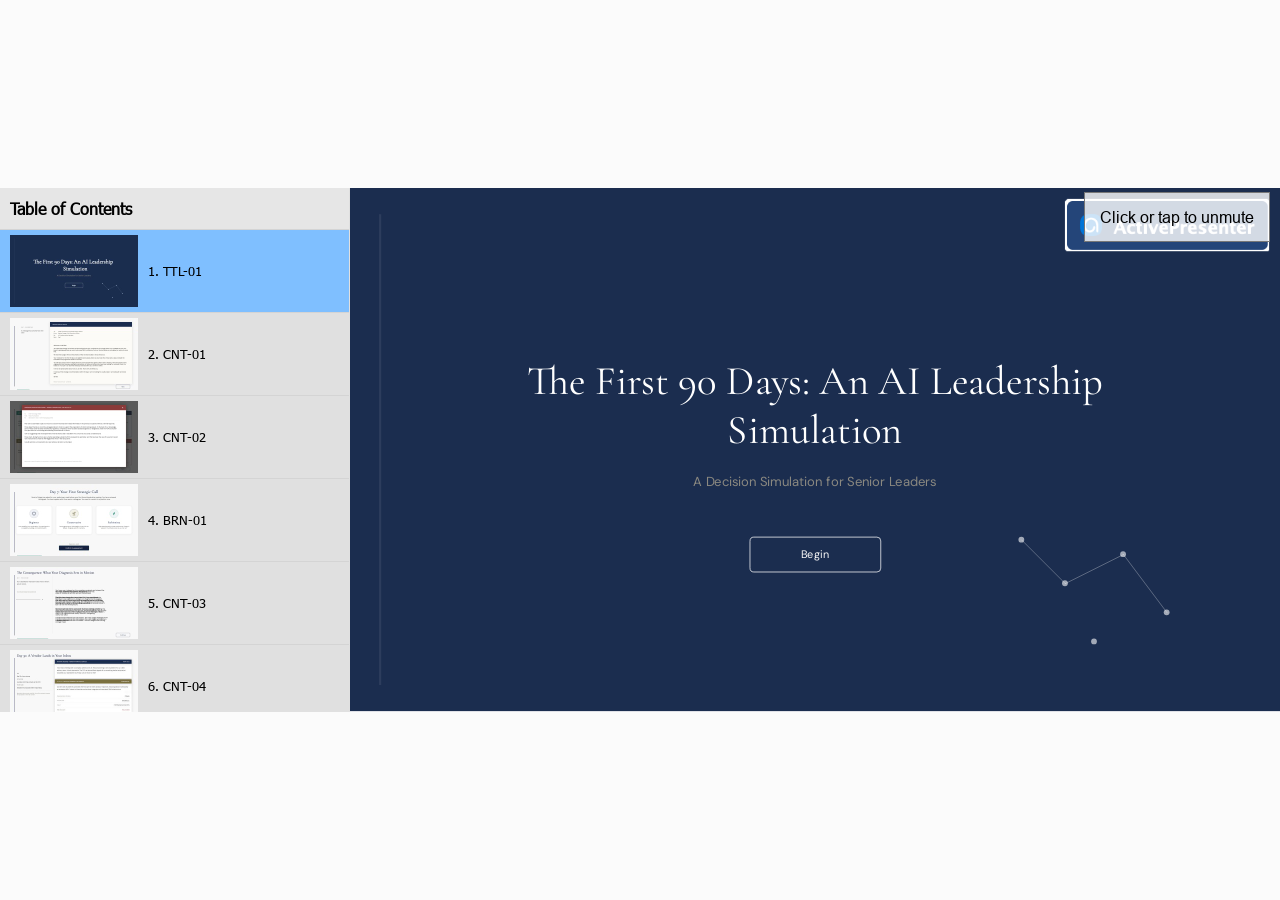
<file: practice.html>
﻿<!DOCTYPE html>
<html lang="en-US" dir="ltr">
<head>
	<title>first_90_days_v01</title>
	<meta http-equiv="X-UA-Compatible" content="IE=Edge,chrome=1" />
	<meta http-equiv="Content-Type" content="text/html; charset=utf-8"/>
	<meta name="generator" content="ActivePresenter 10.1.1"/>
	<meta name="author" content="Ben Cassidy" />
	<meta name="description" content=""/>
	<meta name="copyright" content=" " />
	<meta name="viewport" content="initial-scale=1.0">
	<meta name="apple-mobile-web-app-capable" content="yes">
	<style>
		html {
			height: 100%;
		}
		body {
			height: 100%;
			margin: 0;
			padding: 0;
		}
		.ap-prez-container {
			position: relative;
			height: 100%;
			overflow: hidden;
			outline: none;
		}
	</style>
	<link rel="stylesheet" type="text/css" href="player/rlplayer.css" />
	<script type="text/javascript" src="player/rlplayer.js"></script>
	<script type="text/javascript" src="player/rlplayer.lang.en-US.js"></script>
	
	
	
	
	

</head>
<body>
	<div id="lqMz5QfJ" class="ap-prez-container" lang="en-US" dir="ltr">
		<script type="text/javascript">
			AtomiAP.open("rlprez.js", "lqMz5QfJ", {
				playMode: "Practice",
				preloader: {zIndex: 2,diameter: 60,density: 9,range: 1000,speed: 1,color:'#2090E6',shape:'oval'}
			});
		</script>
	</div>
</body>
</html>
</file>
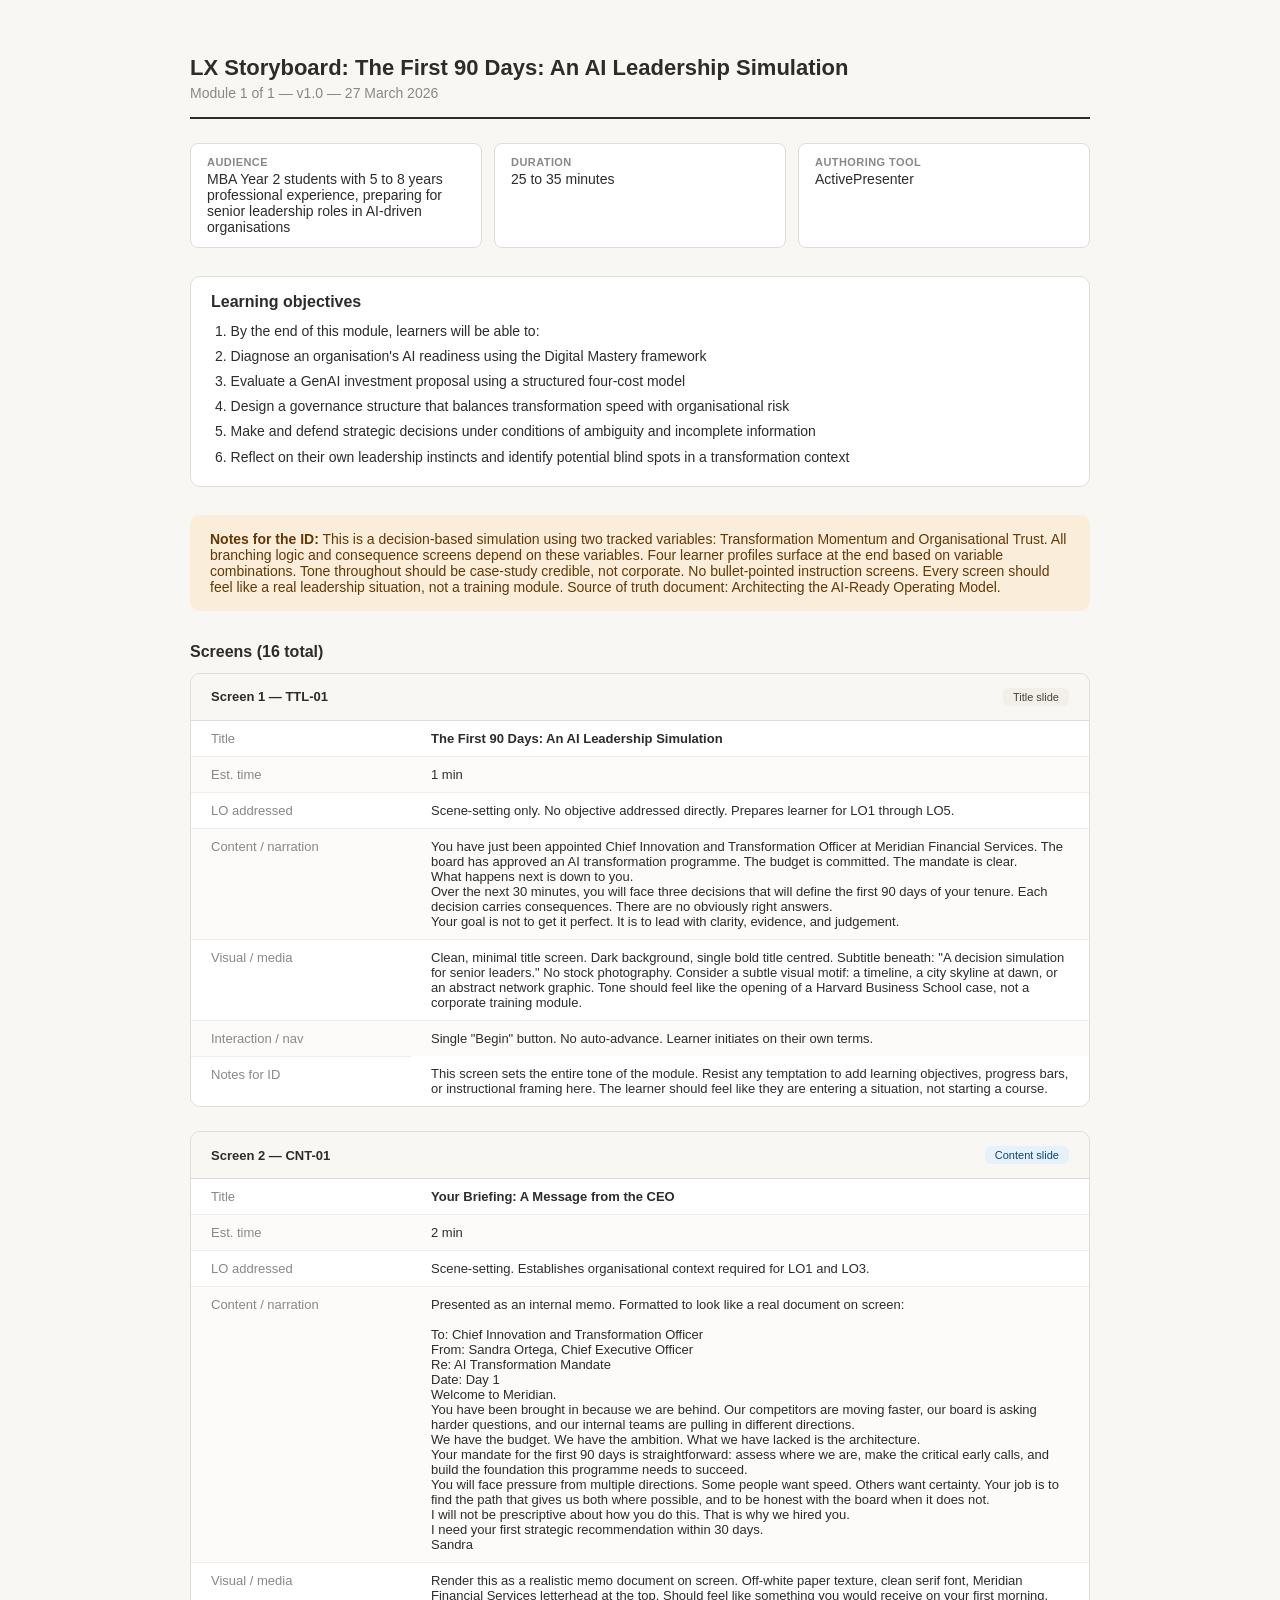
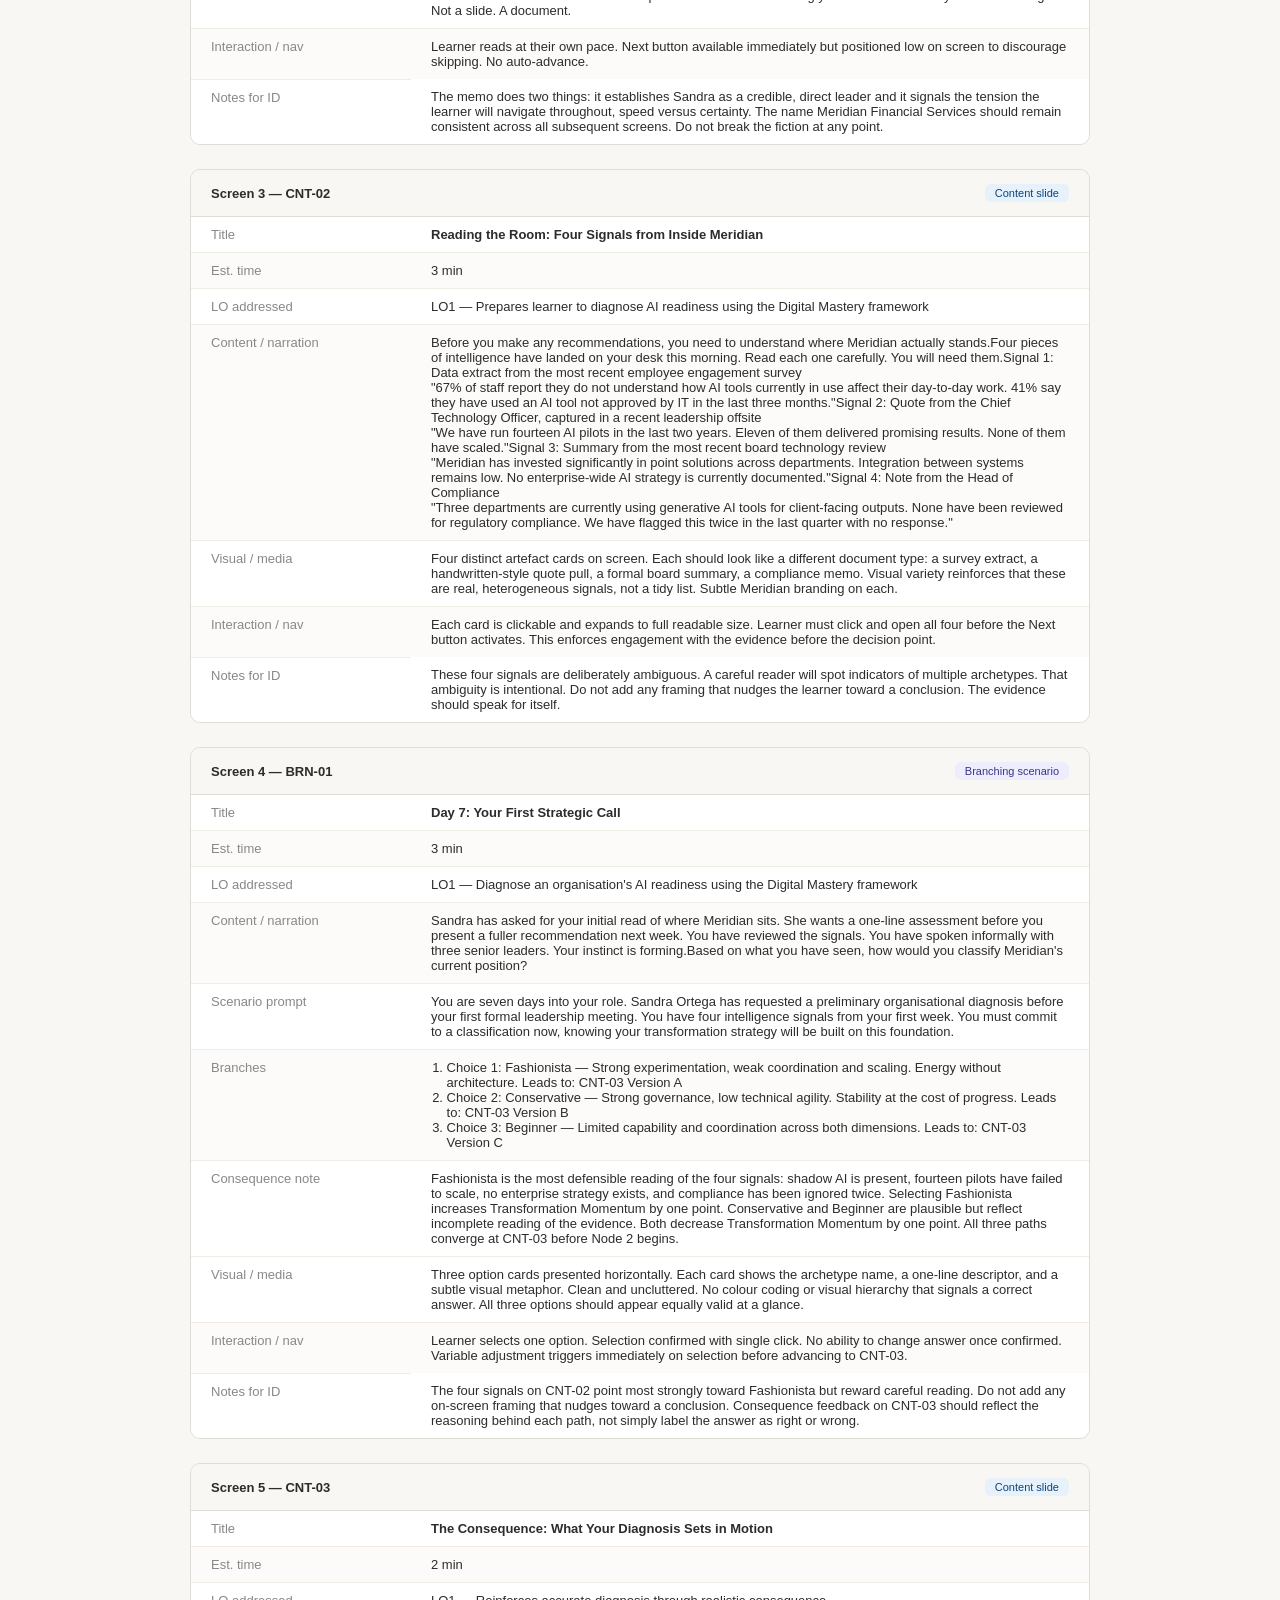
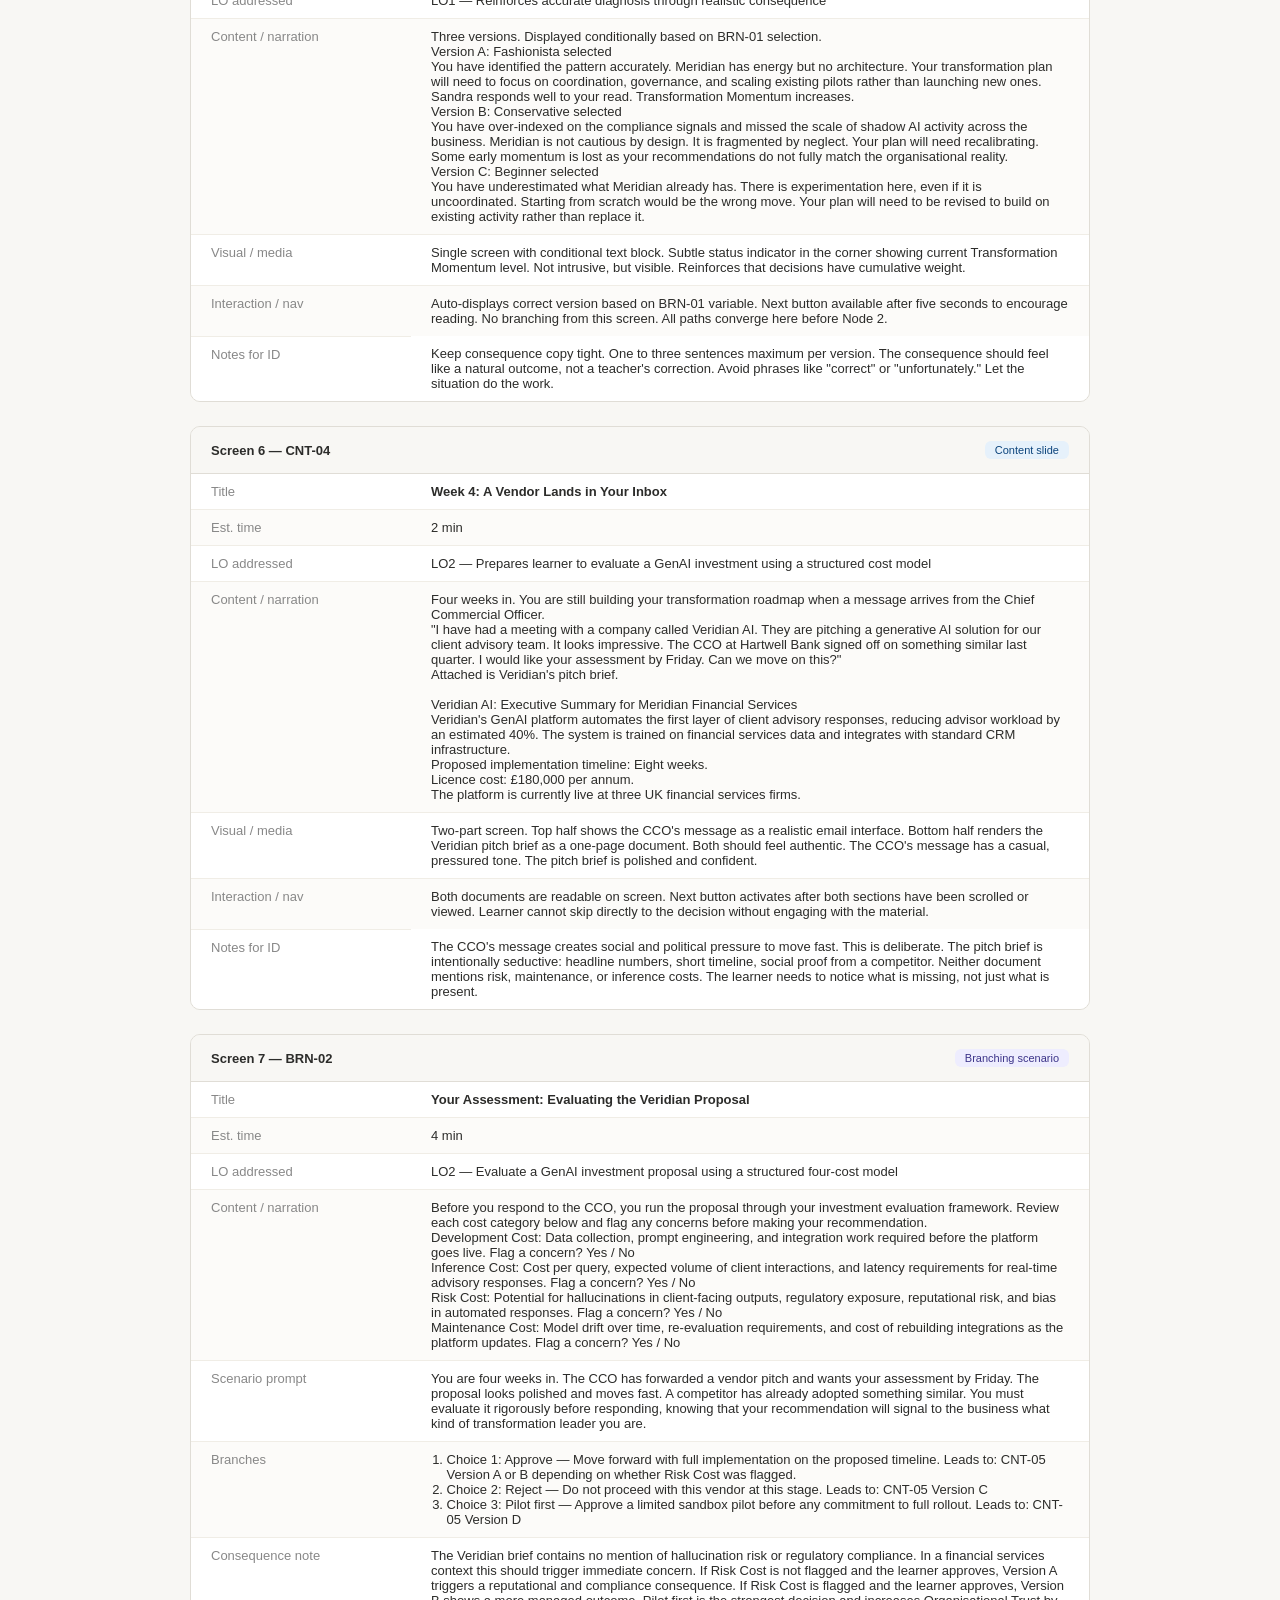
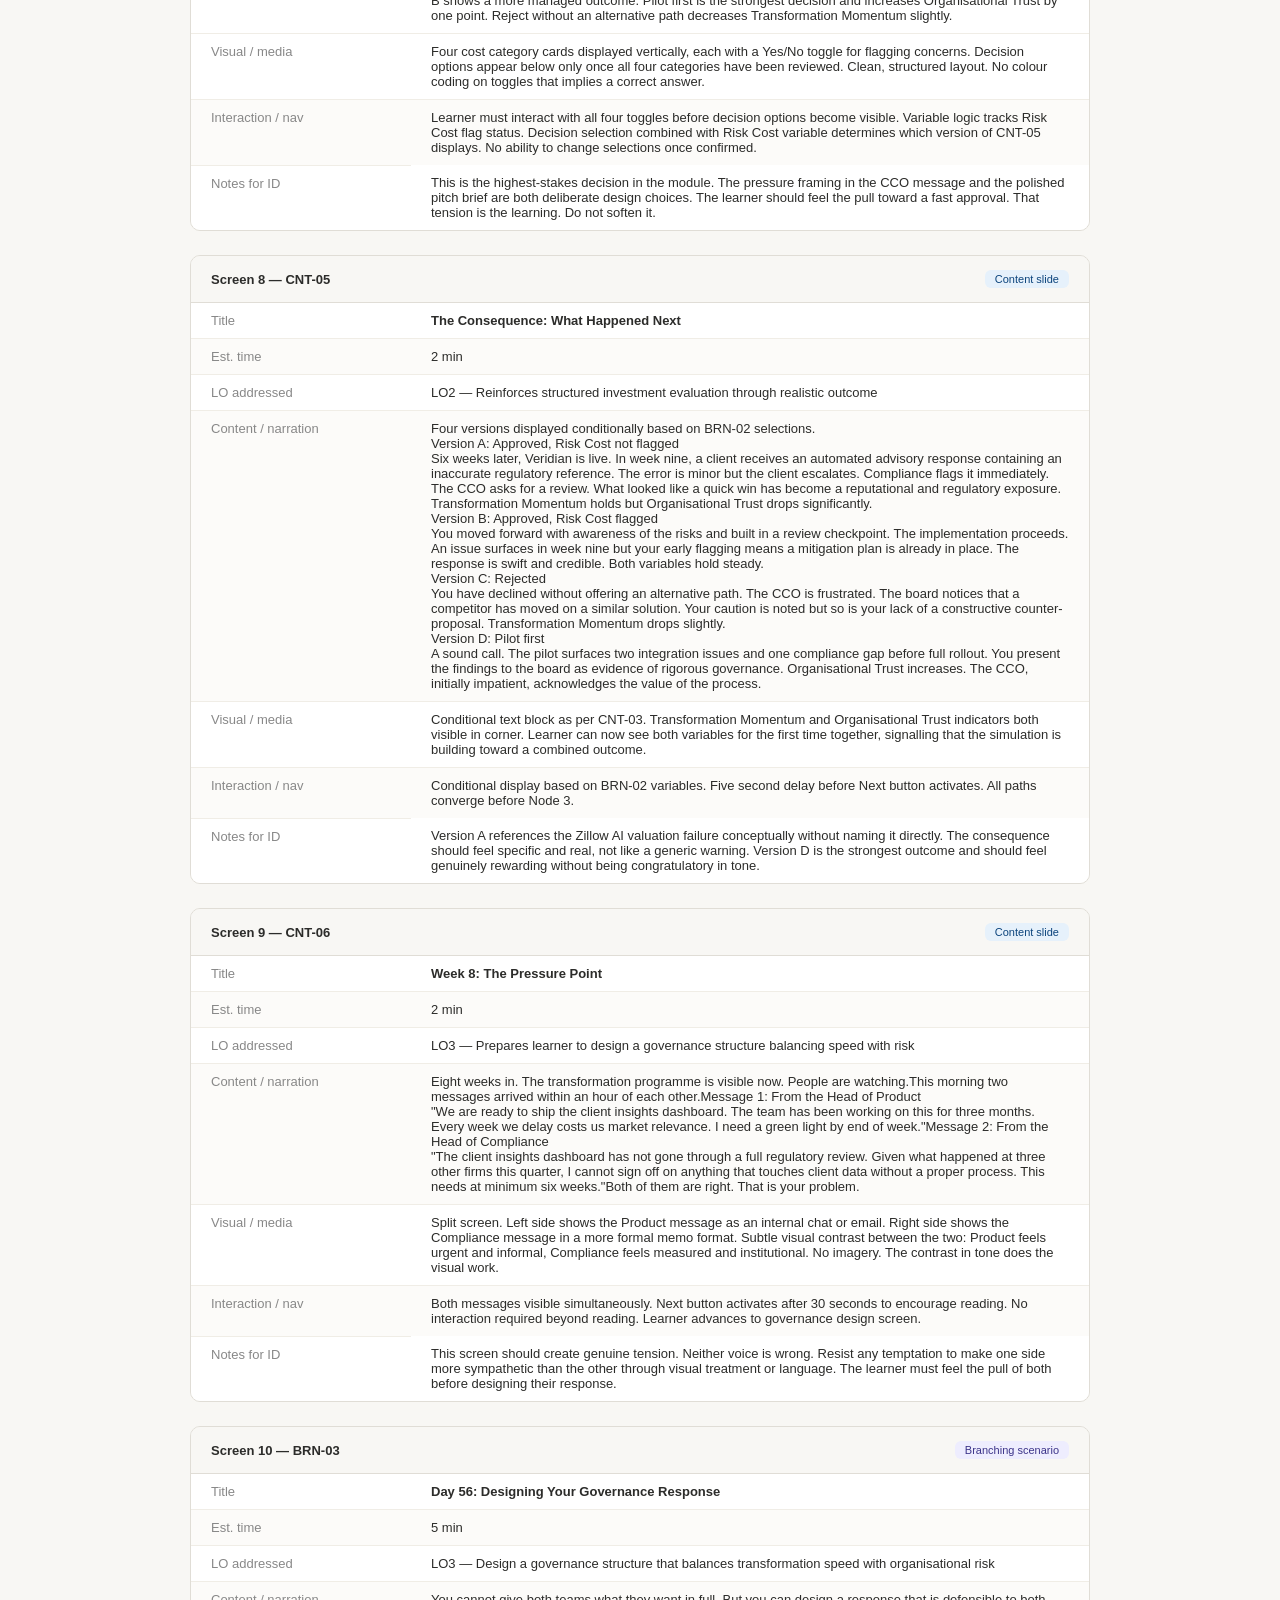
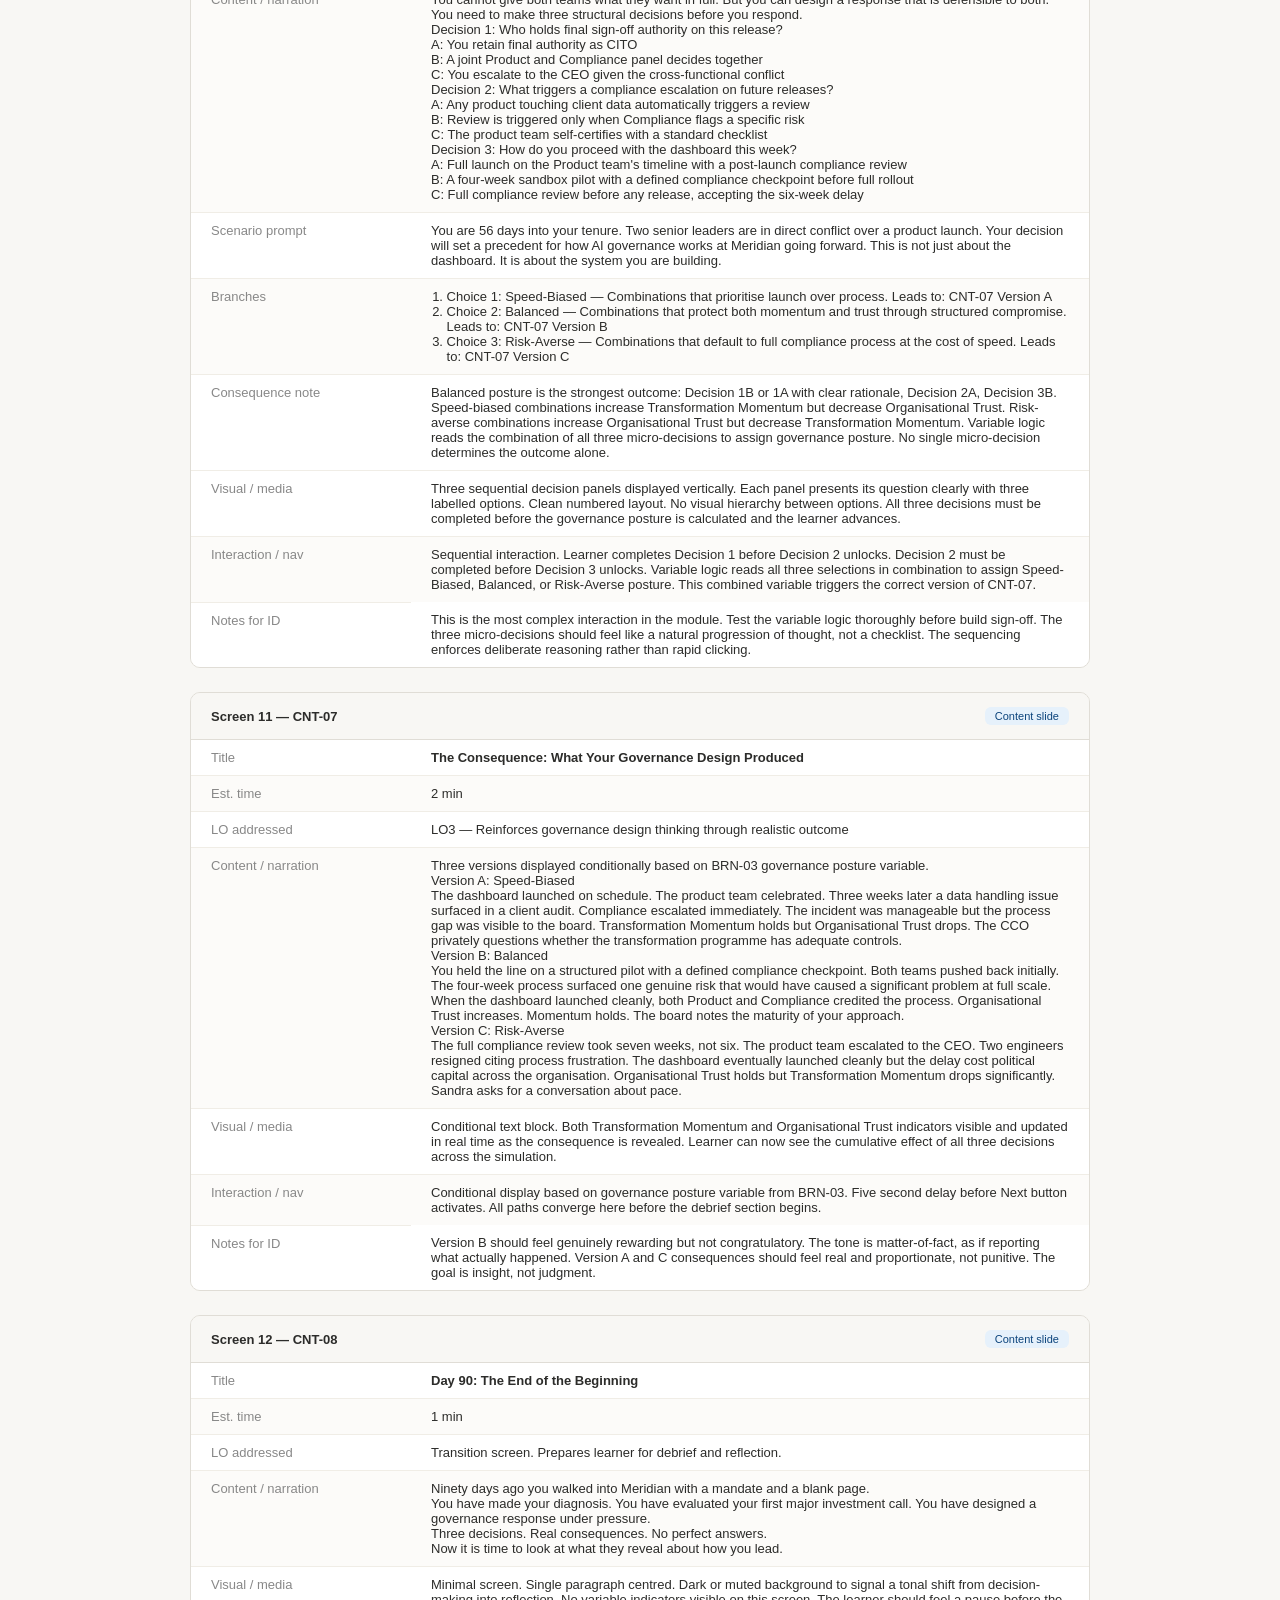
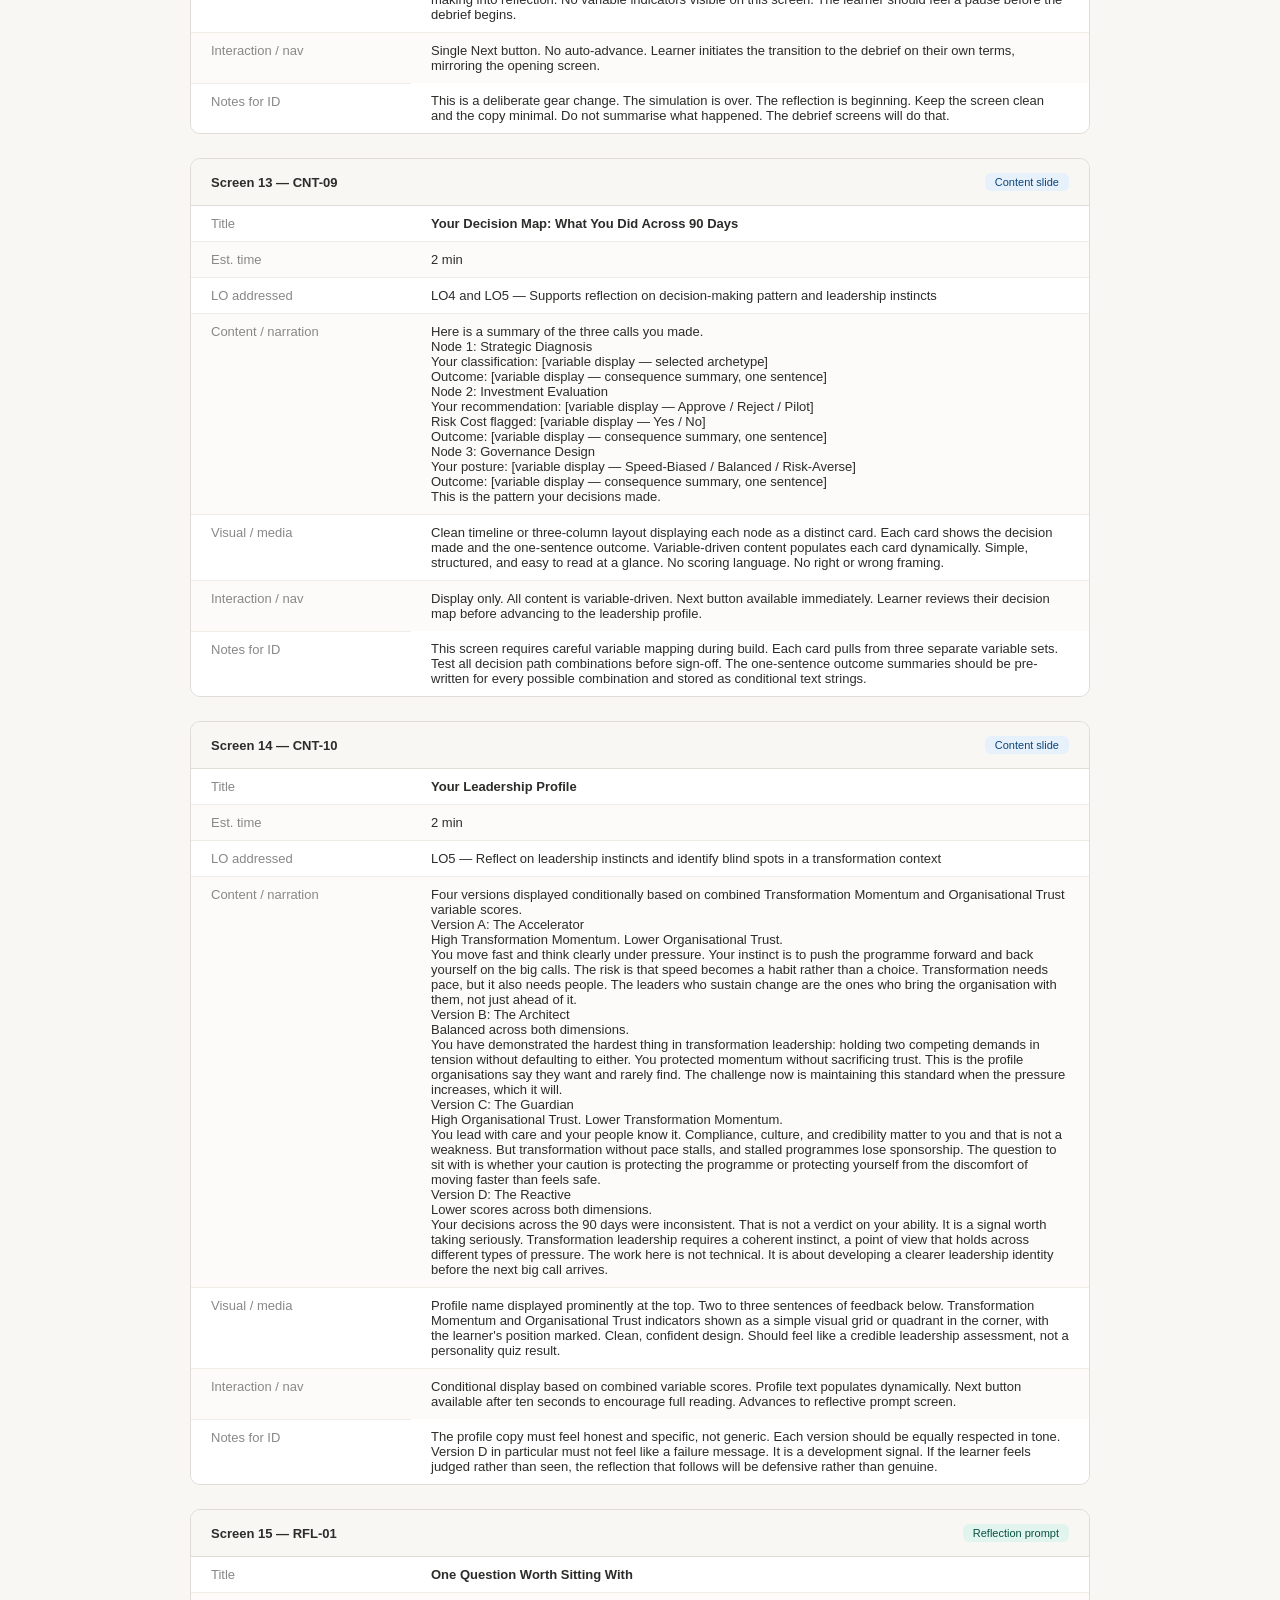
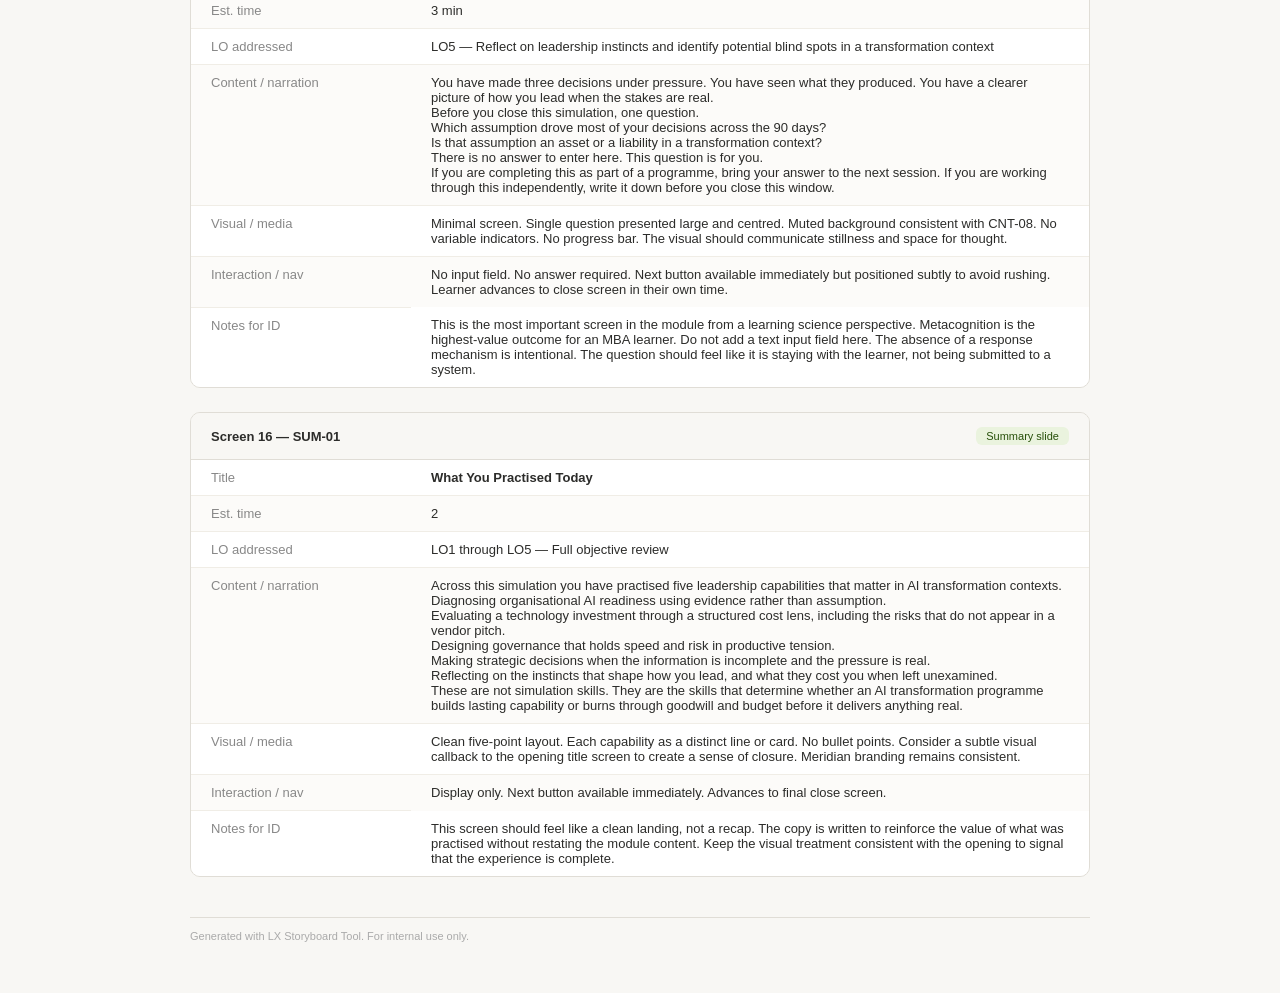
<file: storyboard.html>
<!DOCTYPE html>
<html lang="en">
<head>
<meta charset="UTF-8">
<meta name="viewport" content="width=device-width,initial-scale=1">
<title>LX Storyboard — The First 90 Days: An AI Leadership Simulation</title>
<style>
  body { font-family: -apple-system, BlinkMacSystemFont, 'Segoe UI', sans-serif; background: #f8f7f4; color: #2C2C2A; max-width: 900px; margin: 0 auto; padding: 40px 24px; }
  h1 { font-size: 22px; font-weight: 600; margin-bottom: 4px; }
  h2 { font-size: 16px; font-weight: 600; margin: 32px 0 12px; color: #2C2C2A; }
  .meta-grid { display: grid; grid-template-columns: repeat(3, 1fr); gap: 12px; margin-bottom: 28px; }
  .meta-card { background: white; border: 1px solid #e0ddd6; border-radius: 8px; padding: 12px 16px; }
  .meta-label { font-size: 11px; color: #888; margin-bottom: 3px; font-weight: 600; text-transform: uppercase; letter-spacing: 0.04em; }
  .meta-value { font-size: 14px; font-weight: 500; }
  .obj-block { background: white; border: 1px solid #e0ddd6; border-radius: 10px; padding: 16px 20px; margin-bottom: 28px; }
  .obj-block ol { margin: 8px 0 0; padding-left: 1.4em; font-size: 14px; line-height: 1.8; }
  .notes-block { background: #FAEEDA; border-radius: 10px; padding: 16px 20px; margin-bottom: 28px; font-size: 14px; color: #633806; }
  @media print { body { background: white; padding: 20px; } }
</style>
</head>
<body>
  <div style="border-bottom:2px solid #2C2C2A;padding-bottom:16px;margin-bottom:24px;">
    <h1>LX Storyboard: The First 90 Days: An AI Leadership Simulation</h1>
    <p style="font-size:14px;color:#888;margin:4px 0 0;">Module 1 of 1  &mdash; v1.0 — 27 March 2026</p>
  </div>
  <div class="meta-grid">
    <div class="meta-card"><div class="meta-label">Audience</div><div class="meta-value">MBA Year 2 students with 5 to 8 years professional experience, preparing for senior leadership roles in AI-driven organisations</div></div>
    <div class="meta-card"><div class="meta-label">Duration</div><div class="meta-value">25 to 35 minutes</div></div>
    <div class="meta-card"><div class="meta-label">Authoring tool</div><div class="meta-value">ActivePresenter</div></div>
  </div>
  <div class="obj-block"><strong>Learning objectives</strong><ol><li>By the end of this module, learners will be able to:</li><li>Diagnose an organisation's AI readiness using the Digital Mastery framework</li><li>Evaluate a GenAI investment proposal using a structured four-cost model</li><li>Design a governance structure that balances transformation speed with organisational risk</li><li>Make and defend strategic decisions under conditions of ambiguity and incomplete information</li><li>Reflect on their own leadership instincts and identify potential blind spots in a transformation context</li></ol></div>
  <div class="notes-block"><strong>Notes for the ID:</strong> This is a decision-based simulation using two tracked variables: Transformation Momentum and Organisational Trust. All branching logic and consequence screens depend on these variables. Four learner profiles surface at the end based on variable combinations. Tone throughout should be case-study credible, not corporate. No bullet-pointed instruction screens. Every screen should feel like a real leadership situation, not a training module. Source of truth document: Architecting the AI-Ready Operating Model.</div>
  <h2>Screens (16 total)</h2>
  
      <div style="border:1px solid #e0ddd6;border-radius:10px;margin-bottom:24px;overflow:hidden;page-break-inside:avoid;">
        <div style="background:#f8f7f4;padding:14px 20px;border-bottom:1px solid #e0ddd6;display:flex;align-items:center;justify-content:space-between;">
          <div style="font-size:13px;font-weight:600;color:#2C2C2A;">Screen 1 — TTL-01</div>
          <span style="background:#F1EFE8;color:#444441;font-size:11px;padding:3px 10px;border-radius:6px;font-weight:500;">Title slide</span>
        </div>
        <table style="width:100%;border-collapse:collapse;font-size:13px;">
          <tr><td style="padding:10px 20px;width:180px;color:#888;font-weight:500;vertical-align:top;border-bottom:1px solid #f0ede6;background:#fff;">Title</td><td style="padding:10px 20px;vertical-align:top;border-bottom:1px solid #f0ede6;color:#2C2C2A;background:#fff;"><strong>The First 90 Days: An AI Leadership Simulation</strong></td></tr>
          <tr><td style="padding:10px 20px;color:#888;font-weight:500;vertical-align:top;border-bottom:1px solid #f0ede6;background:#fcfbf9;">Est. time</td><td style="padding:10px 20px;vertical-align:top;border-bottom:1px solid #f0ede6;color:#2C2C2A;background:#fcfbf9;">1 min</td></tr>
          <tr><td style="padding:10px 20px;color:#888;font-weight:500;vertical-align:top;border-bottom:1px solid #f0ede6;background:#fff;">LO addressed</td><td style="padding:10px 20px;vertical-align:top;border-bottom:1px solid #f0ede6;color:#2C2C2A;background:#fff;">Scene-setting only. No objective addressed directly. Prepares learner for LO1 through LO5.</td></tr>
          <tr><td style="padding:10px 20px;color:#888;font-weight:500;vertical-align:top;border-bottom:1px solid #f0ede6;background:#fcfbf9;">Content / narration</td><td style="padding:10px 20px;vertical-align:top;border-bottom:1px solid #f0ede6;color:#2C2C2A;white-space:pre-wrap;background:#fcfbf9;">You have just been appointed Chief Innovation and Transformation Officer at Meridian Financial Services. The board has approved an AI transformation programme. The budget is committed. The mandate is clear.
What happens next is down to you.
Over the next 30 minutes, you will face three decisions that will define the first 90 days of your tenure. Each decision carries consequences. There are no obviously right answers.
Your goal is not to get it perfect. It is to lead with clarity, evidence, and judgement.</td></tr>
          
          <tr><td style="padding:10px 20px;color:#888;font-weight:500;vertical-align:top;border-bottom:1px solid #f0ede6;background:#fff;">Visual / media</td><td style="padding:10px 20px;vertical-align:top;border-bottom:1px solid #f0ede6;color:#2C2C2A;background:#fff;">Clean, minimal title screen. Dark background, single bold title centred. Subtitle beneath: "A decision simulation for senior leaders." No stock photography. Consider a subtle visual motif: a timeline, a city skyline at dawn, or an abstract network graphic. Tone should feel like the opening of a Harvard Business School case, not a corporate training module.</td></tr>
          <tr><td style="padding:10px 20px;color:#888;font-weight:500;vertical-align:top;border-bottom:1px solid #f0ede6;background:#fcfbf9;">Interaction / nav</td><td style="padding:10px 20px;vertical-align:top;color:#2C2C2A;background:#fcfbf9;">Single "Begin" button. No auto-advance. Learner initiates on their own terms.</td></tr>
          <tr><td style="padding:10px 20px;color:#888;font-weight:500;vertical-align:top;background:#fff;">Notes for ID</td><td style="padding:10px 20px;vertical-align:top;color:#2C2C2A;background:#fff;">This screen sets the entire tone of the module. Resist any temptation to add learning objectives, progress bars, or instructional framing here. The learner should feel like they are entering a situation, not starting a course.
</td></tr>
        </table>
      </div>
    
      <div style="border:1px solid #e0ddd6;border-radius:10px;margin-bottom:24px;overflow:hidden;page-break-inside:avoid;">
        <div style="background:#f8f7f4;padding:14px 20px;border-bottom:1px solid #e0ddd6;display:flex;align-items:center;justify-content:space-between;">
          <div style="font-size:13px;font-weight:600;color:#2C2C2A;">Screen 2 — CNT-01</div>
          <span style="background:#E6F1FB;color:#0C447C;font-size:11px;padding:3px 10px;border-radius:6px;font-weight:500;">Content slide</span>
        </div>
        <table style="width:100%;border-collapse:collapse;font-size:13px;">
          <tr><td style="padding:10px 20px;width:180px;color:#888;font-weight:500;vertical-align:top;border-bottom:1px solid #f0ede6;background:#fff;">Title</td><td style="padding:10px 20px;vertical-align:top;border-bottom:1px solid #f0ede6;color:#2C2C2A;background:#fff;"><strong>Your Briefing: A Message from the CEO</strong></td></tr>
          <tr><td style="padding:10px 20px;color:#888;font-weight:500;vertical-align:top;border-bottom:1px solid #f0ede6;background:#fcfbf9;">Est. time</td><td style="padding:10px 20px;vertical-align:top;border-bottom:1px solid #f0ede6;color:#2C2C2A;background:#fcfbf9;">2 min</td></tr>
          <tr><td style="padding:10px 20px;color:#888;font-weight:500;vertical-align:top;border-bottom:1px solid #f0ede6;background:#fff;">LO addressed</td><td style="padding:10px 20px;vertical-align:top;border-bottom:1px solid #f0ede6;color:#2C2C2A;background:#fff;">Scene-setting. Establishes organisational context required for LO1 and LO3.</td></tr>
          <tr><td style="padding:10px 20px;color:#888;font-weight:500;vertical-align:top;border-bottom:1px solid #f0ede6;background:#fcfbf9;">Content / narration</td><td style="padding:10px 20px;vertical-align:top;border-bottom:1px solid #f0ede6;color:#2C2C2A;white-space:pre-wrap;background:#fcfbf9;">Presented as an internal memo. Formatted to look like a real document on screen:

To: Chief Innovation and Transformation Officer
From: Sandra Ortega, Chief Executive Officer
Re: AI Transformation Mandate
Date: Day 1
Welcome to Meridian.
You have been brought in because we are behind. Our competitors are moving faster, our board is asking harder questions, and our internal teams are pulling in different directions.
We have the budget. We have the ambition. What we have lacked is the architecture.
Your mandate for the first 90 days is straightforward: assess where we are, make the critical early calls, and build the foundation this programme needs to succeed.
You will face pressure from multiple directions. Some people want speed. Others want certainty. Your job is to find the path that gives us both where possible, and to be honest with the board when it does not.
I will not be prescriptive about how you do this. That is why we hired you.
I need your first strategic recommendation within 30 days.
Sandra</td></tr>
          
          <tr><td style="padding:10px 20px;color:#888;font-weight:500;vertical-align:top;border-bottom:1px solid #f0ede6;background:#fff;">Visual / media</td><td style="padding:10px 20px;vertical-align:top;border-bottom:1px solid #f0ede6;color:#2C2C2A;background:#fff;">Render this as a realistic memo document on screen. Off-white paper texture, clean serif font, Meridian Financial Services letterhead at the top. Should feel like something you would receive on your first morning. Not a slide. A document.</td></tr>
          <tr><td style="padding:10px 20px;color:#888;font-weight:500;vertical-align:top;border-bottom:1px solid #f0ede6;background:#fcfbf9;">Interaction / nav</td><td style="padding:10px 20px;vertical-align:top;color:#2C2C2A;background:#fcfbf9;">Learner reads at their own pace. Next button available immediately but positioned low on screen to discourage skipping. No auto-advance.</td></tr>
          <tr><td style="padding:10px 20px;color:#888;font-weight:500;vertical-align:top;background:#fff;">Notes for ID</td><td style="padding:10px 20px;vertical-align:top;color:#2C2C2A;background:#fff;">The memo does two things: it establishes Sandra as a credible, direct leader and it signals the tension the learner will navigate throughout, speed versus certainty. The name Meridian Financial Services should remain consistent across all subsequent screens. Do not break the fiction at any point.</td></tr>
        </table>
      </div>
    
      <div style="border:1px solid #e0ddd6;border-radius:10px;margin-bottom:24px;overflow:hidden;page-break-inside:avoid;">
        <div style="background:#f8f7f4;padding:14px 20px;border-bottom:1px solid #e0ddd6;display:flex;align-items:center;justify-content:space-between;">
          <div style="font-size:13px;font-weight:600;color:#2C2C2A;">Screen 3 — CNT-02</div>
          <span style="background:#E6F1FB;color:#0C447C;font-size:11px;padding:3px 10px;border-radius:6px;font-weight:500;">Content slide</span>
        </div>
        <table style="width:100%;border-collapse:collapse;font-size:13px;">
          <tr><td style="padding:10px 20px;width:180px;color:#888;font-weight:500;vertical-align:top;border-bottom:1px solid #f0ede6;background:#fff;">Title</td><td style="padding:10px 20px;vertical-align:top;border-bottom:1px solid #f0ede6;color:#2C2C2A;background:#fff;"><strong>Reading the Room: Four Signals from Inside Meridian</strong></td></tr>
          <tr><td style="padding:10px 20px;color:#888;font-weight:500;vertical-align:top;border-bottom:1px solid #f0ede6;background:#fcfbf9;">Est. time</td><td style="padding:10px 20px;vertical-align:top;border-bottom:1px solid #f0ede6;color:#2C2C2A;background:#fcfbf9;">3 min</td></tr>
          <tr><td style="padding:10px 20px;color:#888;font-weight:500;vertical-align:top;border-bottom:1px solid #f0ede6;background:#fff;">LO addressed</td><td style="padding:10px 20px;vertical-align:top;border-bottom:1px solid #f0ede6;color:#2C2C2A;background:#fff;">LO1 — Prepares learner to diagnose AI readiness using the Digital Mastery framework</td></tr>
          <tr><td style="padding:10px 20px;color:#888;font-weight:500;vertical-align:top;border-bottom:1px solid #f0ede6;background:#fcfbf9;">Content / narration</td><td style="padding:10px 20px;vertical-align:top;border-bottom:1px solid #f0ede6;color:#2C2C2A;white-space:pre-wrap;background:#fcfbf9;">Before you make any recommendations, you need to understand where Meridian actually stands.Four pieces of intelligence have landed on your desk this morning. Read each one carefully. You will need them.Signal 1: Data extract from the most recent employee engagement survey
"67% of staff report they do not understand how AI tools currently in use affect their day-to-day work. 41% say they have used an AI tool not approved by IT in the last three months."Signal 2: Quote from the Chief Technology Officer, captured in a recent leadership offsite
"We have run fourteen AI pilots in the last two years. Eleven of them delivered promising results. None of them have scaled."Signal 3: Summary from the most recent board technology review
"Meridian has invested significantly in point solutions across departments. Integration between systems remains low. No enterprise-wide AI strategy is currently documented."Signal 4: Note from the Head of Compliance
"Three departments are currently using generative AI tools for client-facing outputs. None have been reviewed for regulatory compliance. We have flagged this twice in the last quarter with no response."</td></tr>
          
          <tr><td style="padding:10px 20px;color:#888;font-weight:500;vertical-align:top;border-bottom:1px solid #f0ede6;background:#fff;">Visual / media</td><td style="padding:10px 20px;vertical-align:top;border-bottom:1px solid #f0ede6;color:#2C2C2A;background:#fff;">Four distinct artefact cards on screen. Each should look like a different document type: a survey extract, a handwritten-style quote pull, a formal board summary, a compliance memo. Visual variety reinforces that these are real, heterogeneous signals, not a tidy list. Subtle Meridian branding on each.</td></tr>
          <tr><td style="padding:10px 20px;color:#888;font-weight:500;vertical-align:top;border-bottom:1px solid #f0ede6;background:#fcfbf9;">Interaction / nav</td><td style="padding:10px 20px;vertical-align:top;color:#2C2C2A;background:#fcfbf9;">Each card is clickable and expands to full readable size. Learner must click and open all four before the Next button activates. This enforces engagement with the evidence before the decision point.</td></tr>
          <tr><td style="padding:10px 20px;color:#888;font-weight:500;vertical-align:top;background:#fff;">Notes for ID</td><td style="padding:10px 20px;vertical-align:top;color:#2C2C2A;background:#fff;">These four signals are deliberately ambiguous. A careful reader will spot indicators of multiple archetypes. That ambiguity is intentional. Do not add any framing that nudges the learner toward a conclusion. The evidence should speak for itself.</td></tr>
        </table>
      </div>
    
      <div style="border:1px solid #e0ddd6;border-radius:10px;margin-bottom:24px;overflow:hidden;page-break-inside:avoid;">
        <div style="background:#f8f7f4;padding:14px 20px;border-bottom:1px solid #e0ddd6;display:flex;align-items:center;justify-content:space-between;">
          <div style="font-size:13px;font-weight:600;color:#2C2C2A;">Screen 4 — BRN-01</div>
          <span style="background:#EEEDFE;color:#3C3489;font-size:11px;padding:3px 10px;border-radius:6px;font-weight:500;">Branching scenario</span>
        </div>
        <table style="width:100%;border-collapse:collapse;font-size:13px;">
          <tr><td style="padding:10px 20px;width:180px;color:#888;font-weight:500;vertical-align:top;border-bottom:1px solid #f0ede6;background:#fff;">Title</td><td style="padding:10px 20px;vertical-align:top;border-bottom:1px solid #f0ede6;color:#2C2C2A;background:#fff;"><strong>Day 7: Your First Strategic Call</strong></td></tr>
          <tr><td style="padding:10px 20px;color:#888;font-weight:500;vertical-align:top;border-bottom:1px solid #f0ede6;background:#fcfbf9;">Est. time</td><td style="padding:10px 20px;vertical-align:top;border-bottom:1px solid #f0ede6;color:#2C2C2A;background:#fcfbf9;">3 min</td></tr>
          <tr><td style="padding:10px 20px;color:#888;font-weight:500;vertical-align:top;border-bottom:1px solid #f0ede6;background:#fff;">LO addressed</td><td style="padding:10px 20px;vertical-align:top;border-bottom:1px solid #f0ede6;color:#2C2C2A;background:#fff;">LO1 — Diagnose an organisation's AI readiness using the Digital Mastery framework</td></tr>
          <tr><td style="padding:10px 20px;color:#888;font-weight:500;vertical-align:top;border-bottom:1px solid #f0ede6;background:#fcfbf9;">Content / narration</td><td style="padding:10px 20px;vertical-align:top;border-bottom:1px solid #f0ede6;color:#2C2C2A;white-space:pre-wrap;background:#fcfbf9;">Sandra has asked for your initial read of where Meridian sits. She wants a one-line assessment before you present a fuller recommendation next week. You have reviewed the signals. You have spoken informally with three senior leaders. Your instinct is forming.Based on what you have seen, how would you classify Meridian's current position?</td></tr>
          
        <tr><td style="padding:10px 20px;width:180px;color:#888;font-weight:500;vertical-align:top;border-bottom:1px solid #f0ede6;background:#fff;">Scenario prompt</td><td style="padding:10px 20px;vertical-align:top;border-bottom:1px solid #f0ede6;color:#2C2C2A;white-space:pre-wrap;background:#fff;">You are seven days into your role. Sandra Ortega has requested a preliminary organisational diagnosis before your first formal leadership meeting. You have four intelligence signals from your first week. You must commit to a classification now, knowing your transformation strategy will be built on this foundation.</td></tr>
        <tr><td style="padding:10px 20px;color:#888;font-weight:500;vertical-align:top;border-bottom:1px solid #f0ede6;background:#fcfbf9;">Branches</td><td style="padding:10px 20px;vertical-align:top;border-bottom:1px solid #f0ede6;color:#2C2C2A;background:#fcfbf9;"><ol style="margin:0;padding-left:1.2em;"><li>Choice 1: Fashionista — Strong experimentation, weak coordination and scaling. Energy without architecture. Leads to: CNT-03 Version A</li><li>Choice 2: Conservative — Strong governance, low technical agility. Stability at the cost of progress. Leads to: CNT-03 Version B</li><li>Choice 3: Beginner — Limited capability and coordination across both dimensions. Leads to: CNT-03 Version C</li></ol></td></tr>
        <tr><td style="padding:10px 20px;color:#888;font-weight:500;vertical-align:top;border-bottom:1px solid #f0ede6;background:#fff;">Consequence note</td><td style="padding:10px 20px;vertical-align:top;border-bottom:1px solid #f0ede6;color:#2C2C2A;white-space:pre-wrap;background:#fff;">Fashionista is the most defensible reading of the four signals: shadow AI is present, fourteen pilots have failed to scale, no enterprise strategy exists, and compliance has been ignored twice. Selecting Fashionista increases Transformation Momentum by one point. Conservative and Beginner are plausible but reflect incomplete reading of the evidence. Both decrease Transformation Momentum by one point. All three paths converge at CNT-03 before Node 2 begins.</td></tr>
      
          <tr><td style="padding:10px 20px;color:#888;font-weight:500;vertical-align:top;border-bottom:1px solid #f0ede6;background:#fff;">Visual / media</td><td style="padding:10px 20px;vertical-align:top;border-bottom:1px solid #f0ede6;color:#2C2C2A;background:#fff;">Three option cards presented horizontally. Each card shows the archetype name, a one-line descriptor, and a subtle visual metaphor. Clean and uncluttered. No colour coding or visual hierarchy that signals a correct answer. All three options should appear equally valid at a glance.</td></tr>
          <tr><td style="padding:10px 20px;color:#888;font-weight:500;vertical-align:top;border-bottom:1px solid #f0ede6;background:#fcfbf9;">Interaction / nav</td><td style="padding:10px 20px;vertical-align:top;color:#2C2C2A;background:#fcfbf9;">Learner selects one option. Selection confirmed with single click. No ability to change answer once confirmed. Variable adjustment triggers immediately on selection before advancing to CNT-03.</td></tr>
          <tr><td style="padding:10px 20px;color:#888;font-weight:500;vertical-align:top;background:#fff;">Notes for ID</td><td style="padding:10px 20px;vertical-align:top;color:#2C2C2A;background:#fff;">The four signals on CNT-02 point most strongly toward Fashionista but reward careful reading. Do not add any on-screen framing that nudges toward a conclusion. Consequence feedback on CNT-03 should reflect the reasoning behind each path, not simply label the answer as right or wrong.</td></tr>
        </table>
      </div>
    
      <div style="border:1px solid #e0ddd6;border-radius:10px;margin-bottom:24px;overflow:hidden;page-break-inside:avoid;">
        <div style="background:#f8f7f4;padding:14px 20px;border-bottom:1px solid #e0ddd6;display:flex;align-items:center;justify-content:space-between;">
          <div style="font-size:13px;font-weight:600;color:#2C2C2A;">Screen 5 — CNT-03</div>
          <span style="background:#E6F1FB;color:#0C447C;font-size:11px;padding:3px 10px;border-radius:6px;font-weight:500;">Content slide</span>
        </div>
        <table style="width:100%;border-collapse:collapse;font-size:13px;">
          <tr><td style="padding:10px 20px;width:180px;color:#888;font-weight:500;vertical-align:top;border-bottom:1px solid #f0ede6;background:#fff;">Title</td><td style="padding:10px 20px;vertical-align:top;border-bottom:1px solid #f0ede6;color:#2C2C2A;background:#fff;"><strong>The Consequence: What Your Diagnosis Sets in Motion</strong></td></tr>
          <tr><td style="padding:10px 20px;color:#888;font-weight:500;vertical-align:top;border-bottom:1px solid #f0ede6;background:#fcfbf9;">Est. time</td><td style="padding:10px 20px;vertical-align:top;border-bottom:1px solid #f0ede6;color:#2C2C2A;background:#fcfbf9;">2 min</td></tr>
          <tr><td style="padding:10px 20px;color:#888;font-weight:500;vertical-align:top;border-bottom:1px solid #f0ede6;background:#fff;">LO addressed</td><td style="padding:10px 20px;vertical-align:top;border-bottom:1px solid #f0ede6;color:#2C2C2A;background:#fff;">LO1 — Reinforces accurate diagnosis through realistic consequence</td></tr>
          <tr><td style="padding:10px 20px;color:#888;font-weight:500;vertical-align:top;border-bottom:1px solid #f0ede6;background:#fcfbf9;">Content / narration</td><td style="padding:10px 20px;vertical-align:top;border-bottom:1px solid #f0ede6;color:#2C2C2A;white-space:pre-wrap;background:#fcfbf9;">Three versions. Displayed conditionally based on BRN-01 selection.
Version A: Fashionista selected
You have identified the pattern accurately. Meridian has energy but no architecture. Your transformation plan will need to focus on coordination, governance, and scaling existing pilots rather than launching new ones. Sandra responds well to your read. Transformation Momentum increases.
Version B: Conservative selected
You have over-indexed on the compliance signals and missed the scale of shadow AI activity across the business. Meridian is not cautious by design. It is fragmented by neglect. Your plan will need recalibrating. Some early momentum is lost as your recommendations do not fully match the organisational reality.
Version C: Beginner selected
You have underestimated what Meridian already has. There is experimentation here, even if it is uncoordinated. Starting from scratch would be the wrong move. Your plan will need to be revised to build on existing activity rather than replace it.</td></tr>
          
          <tr><td style="padding:10px 20px;color:#888;font-weight:500;vertical-align:top;border-bottom:1px solid #f0ede6;background:#fff;">Visual / media</td><td style="padding:10px 20px;vertical-align:top;border-bottom:1px solid #f0ede6;color:#2C2C2A;background:#fff;">Single screen with conditional text block. Subtle status indicator in the corner showing current Transformation Momentum level. Not intrusive, but visible. Reinforces that decisions have cumulative weight.</td></tr>
          <tr><td style="padding:10px 20px;color:#888;font-weight:500;vertical-align:top;border-bottom:1px solid #f0ede6;background:#fcfbf9;">Interaction / nav</td><td style="padding:10px 20px;vertical-align:top;color:#2C2C2A;background:#fcfbf9;">Auto-displays correct version based on BRN-01 variable. Next button available after five seconds to encourage reading. No branching from this screen. All paths converge here before Node 2.</td></tr>
          <tr><td style="padding:10px 20px;color:#888;font-weight:500;vertical-align:top;background:#fff;">Notes for ID</td><td style="padding:10px 20px;vertical-align:top;color:#2C2C2A;background:#fff;">Keep consequence copy tight. One to three sentences maximum per version. The consequence should feel like a natural outcome, not a teacher's correction. Avoid phrases like "correct" or "unfortunately." Let the situation do the work.</td></tr>
        </table>
      </div>
    
      <div style="border:1px solid #e0ddd6;border-radius:10px;margin-bottom:24px;overflow:hidden;page-break-inside:avoid;">
        <div style="background:#f8f7f4;padding:14px 20px;border-bottom:1px solid #e0ddd6;display:flex;align-items:center;justify-content:space-between;">
          <div style="font-size:13px;font-weight:600;color:#2C2C2A;">Screen 6 — CNT-04</div>
          <span style="background:#E6F1FB;color:#0C447C;font-size:11px;padding:3px 10px;border-radius:6px;font-weight:500;">Content slide</span>
        </div>
        <table style="width:100%;border-collapse:collapse;font-size:13px;">
          <tr><td style="padding:10px 20px;width:180px;color:#888;font-weight:500;vertical-align:top;border-bottom:1px solid #f0ede6;background:#fff;">Title</td><td style="padding:10px 20px;vertical-align:top;border-bottom:1px solid #f0ede6;color:#2C2C2A;background:#fff;"><strong>Week 4: A Vendor Lands in Your Inbox</strong></td></tr>
          <tr><td style="padding:10px 20px;color:#888;font-weight:500;vertical-align:top;border-bottom:1px solid #f0ede6;background:#fcfbf9;">Est. time</td><td style="padding:10px 20px;vertical-align:top;border-bottom:1px solid #f0ede6;color:#2C2C2A;background:#fcfbf9;">2 min</td></tr>
          <tr><td style="padding:10px 20px;color:#888;font-weight:500;vertical-align:top;border-bottom:1px solid #f0ede6;background:#fff;">LO addressed</td><td style="padding:10px 20px;vertical-align:top;border-bottom:1px solid #f0ede6;color:#2C2C2A;background:#fff;">LO2 — Prepares learner to evaluate a GenAI investment using a structured cost model</td></tr>
          <tr><td style="padding:10px 20px;color:#888;font-weight:500;vertical-align:top;border-bottom:1px solid #f0ede6;background:#fcfbf9;">Content / narration</td><td style="padding:10px 20px;vertical-align:top;border-bottom:1px solid #f0ede6;color:#2C2C2A;white-space:pre-wrap;background:#fcfbf9;">Four weeks in. You are still building your transformation roadmap when a message arrives from the Chief Commercial Officer.
"I have had a meeting with a company called Veridian AI. They are pitching a generative AI solution for our client advisory team. It looks impressive. The CCO at Hartwell Bank signed off on something similar last quarter. I would like your assessment by Friday. Can we move on this?"
Attached is Veridian's pitch brief.

Veridian AI: Executive Summary for Meridian Financial Services
Veridian's GenAI platform automates the first layer of client advisory responses, reducing advisor workload by an estimated 40%. The system is trained on financial services data and integrates with standard CRM infrastructure.
Proposed implementation timeline: Eight weeks.
Licence cost: £180,000 per annum.
The platform is currently live at three UK financial services firms.</td></tr>
          
          <tr><td style="padding:10px 20px;color:#888;font-weight:500;vertical-align:top;border-bottom:1px solid #f0ede6;background:#fff;">Visual / media</td><td style="padding:10px 20px;vertical-align:top;border-bottom:1px solid #f0ede6;color:#2C2C2A;background:#fff;">Two-part screen. Top half shows the CCO's message as a realistic email interface. Bottom half renders the Veridian pitch brief as a one-page document. Both should feel authentic. The CCO's message has a casual, pressured tone. The pitch brief is polished and confident.</td></tr>
          <tr><td style="padding:10px 20px;color:#888;font-weight:500;vertical-align:top;border-bottom:1px solid #f0ede6;background:#fcfbf9;">Interaction / nav</td><td style="padding:10px 20px;vertical-align:top;color:#2C2C2A;background:#fcfbf9;">Both documents are readable on screen. Next button activates after both sections have been scrolled or viewed. Learner cannot skip directly to the decision without engaging with the material.</td></tr>
          <tr><td style="padding:10px 20px;color:#888;font-weight:500;vertical-align:top;background:#fff;">Notes for ID</td><td style="padding:10px 20px;vertical-align:top;color:#2C2C2A;background:#fff;">The CCO's message creates social and political pressure to move fast. This is deliberate. The pitch brief is intentionally seductive: headline numbers, short timeline, social proof from a competitor. Neither document mentions risk, maintenance, or inference costs. The learner needs to notice what is missing, not just what is present.</td></tr>
        </table>
      </div>
    
      <div style="border:1px solid #e0ddd6;border-radius:10px;margin-bottom:24px;overflow:hidden;page-break-inside:avoid;">
        <div style="background:#f8f7f4;padding:14px 20px;border-bottom:1px solid #e0ddd6;display:flex;align-items:center;justify-content:space-between;">
          <div style="font-size:13px;font-weight:600;color:#2C2C2A;">Screen 7 — BRN-02</div>
          <span style="background:#EEEDFE;color:#3C3489;font-size:11px;padding:3px 10px;border-radius:6px;font-weight:500;">Branching scenario</span>
        </div>
        <table style="width:100%;border-collapse:collapse;font-size:13px;">
          <tr><td style="padding:10px 20px;width:180px;color:#888;font-weight:500;vertical-align:top;border-bottom:1px solid #f0ede6;background:#fff;">Title</td><td style="padding:10px 20px;vertical-align:top;border-bottom:1px solid #f0ede6;color:#2C2C2A;background:#fff;"><strong>Your Assessment: Evaluating the Veridian Proposal</strong></td></tr>
          <tr><td style="padding:10px 20px;color:#888;font-weight:500;vertical-align:top;border-bottom:1px solid #f0ede6;background:#fcfbf9;">Est. time</td><td style="padding:10px 20px;vertical-align:top;border-bottom:1px solid #f0ede6;color:#2C2C2A;background:#fcfbf9;">4 min</td></tr>
          <tr><td style="padding:10px 20px;color:#888;font-weight:500;vertical-align:top;border-bottom:1px solid #f0ede6;background:#fff;">LO addressed</td><td style="padding:10px 20px;vertical-align:top;border-bottom:1px solid #f0ede6;color:#2C2C2A;background:#fff;">LO2 — Evaluate a GenAI investment proposal using a structured four-cost model</td></tr>
          <tr><td style="padding:10px 20px;color:#888;font-weight:500;vertical-align:top;border-bottom:1px solid #f0ede6;background:#fcfbf9;">Content / narration</td><td style="padding:10px 20px;vertical-align:top;border-bottom:1px solid #f0ede6;color:#2C2C2A;white-space:pre-wrap;background:#fcfbf9;">Before you respond to the CCO, you run the proposal through your investment evaluation framework. Review each cost category below and flag any concerns before making your recommendation.
Development Cost: Data collection, prompt engineering, and integration work required before the platform goes live. Flag a concern? Yes / No
Inference Cost: Cost per query, expected volume of client interactions, and latency requirements for real-time advisory responses. Flag a concern? Yes / No
Risk Cost: Potential for hallucinations in client-facing outputs, regulatory exposure, reputational risk, and bias in automated responses. Flag a concern? Yes / No
Maintenance Cost: Model drift over time, re-evaluation requirements, and cost of rebuilding integrations as the platform updates. Flag a concern? Yes / No</td></tr>
          
        <tr><td style="padding:10px 20px;width:180px;color:#888;font-weight:500;vertical-align:top;border-bottom:1px solid #f0ede6;background:#fff;">Scenario prompt</td><td style="padding:10px 20px;vertical-align:top;border-bottom:1px solid #f0ede6;color:#2C2C2A;white-space:pre-wrap;background:#fff;">You are four weeks in. The CCO has forwarded a vendor pitch and wants your assessment by Friday. The proposal looks polished and moves fast. A competitor has already adopted something similar. You must evaluate it rigorously before responding, knowing that your recommendation will signal to the business what kind of transformation leader you are.</td></tr>
        <tr><td style="padding:10px 20px;color:#888;font-weight:500;vertical-align:top;border-bottom:1px solid #f0ede6;background:#fcfbf9;">Branches</td><td style="padding:10px 20px;vertical-align:top;border-bottom:1px solid #f0ede6;color:#2C2C2A;background:#fcfbf9;"><ol style="margin:0;padding-left:1.2em;"><li>Choice 1: Approve — Move forward with full implementation on the proposed timeline. Leads to: CNT-05 Version A or B depending on whether Risk Cost was flagged.</li><li>Choice 2: Reject — Do not proceed with this vendor at this stage. Leads to: CNT-05 Version C</li><li>Choice 3: Pilot first — Approve a limited sandbox pilot before any commitment to full rollout. Leads to: CNT-05 Version D</li></ol></td></tr>
        <tr><td style="padding:10px 20px;color:#888;font-weight:500;vertical-align:top;border-bottom:1px solid #f0ede6;background:#fff;">Consequence note</td><td style="padding:10px 20px;vertical-align:top;border-bottom:1px solid #f0ede6;color:#2C2C2A;white-space:pre-wrap;background:#fff;">The Veridian brief contains no mention of hallucination risk or regulatory compliance. In a financial services context this should trigger immediate concern. If Risk Cost is not flagged and the learner approves, Version A triggers a reputational and compliance consequence. If Risk Cost is flagged and the learner approves, Version B shows a more managed outcome. Pilot first is the strongest decision and increases Organisational Trust by one point. Reject without an alternative path decreases Transformation Momentum slightly.</td></tr>
      
          <tr><td style="padding:10px 20px;color:#888;font-weight:500;vertical-align:top;border-bottom:1px solid #f0ede6;background:#fff;">Visual / media</td><td style="padding:10px 20px;vertical-align:top;border-bottom:1px solid #f0ede6;color:#2C2C2A;background:#fff;">Four cost category cards displayed vertically, each with a Yes/No toggle for flagging concerns. Decision options appear below only once all four categories have been reviewed. Clean, structured layout. No colour coding on toggles that implies a correct answer.</td></tr>
          <tr><td style="padding:10px 20px;color:#888;font-weight:500;vertical-align:top;border-bottom:1px solid #f0ede6;background:#fcfbf9;">Interaction / nav</td><td style="padding:10px 20px;vertical-align:top;color:#2C2C2A;background:#fcfbf9;">Learner must interact with all four toggles before decision options become visible. Variable logic tracks Risk Cost flag status. Decision selection combined with Risk Cost variable determines which version of CNT-05 displays. No ability to change selections once confirmed.</td></tr>
          <tr><td style="padding:10px 20px;color:#888;font-weight:500;vertical-align:top;background:#fff;">Notes for ID</td><td style="padding:10px 20px;vertical-align:top;color:#2C2C2A;background:#fff;">This is the highest-stakes decision in the module. The pressure framing in the CCO message and the polished pitch brief are both deliberate design choices. The learner should feel the pull toward a fast approval. That tension is the learning. Do not soften it.</td></tr>
        </table>
      </div>
    
      <div style="border:1px solid #e0ddd6;border-radius:10px;margin-bottom:24px;overflow:hidden;page-break-inside:avoid;">
        <div style="background:#f8f7f4;padding:14px 20px;border-bottom:1px solid #e0ddd6;display:flex;align-items:center;justify-content:space-between;">
          <div style="font-size:13px;font-weight:600;color:#2C2C2A;">Screen 8 — CNT-05</div>
          <span style="background:#E6F1FB;color:#0C447C;font-size:11px;padding:3px 10px;border-radius:6px;font-weight:500;">Content slide</span>
        </div>
        <table style="width:100%;border-collapse:collapse;font-size:13px;">
          <tr><td style="padding:10px 20px;width:180px;color:#888;font-weight:500;vertical-align:top;border-bottom:1px solid #f0ede6;background:#fff;">Title</td><td style="padding:10px 20px;vertical-align:top;border-bottom:1px solid #f0ede6;color:#2C2C2A;background:#fff;"><strong>The Consequence: What Happened Next</strong></td></tr>
          <tr><td style="padding:10px 20px;color:#888;font-weight:500;vertical-align:top;border-bottom:1px solid #f0ede6;background:#fcfbf9;">Est. time</td><td style="padding:10px 20px;vertical-align:top;border-bottom:1px solid #f0ede6;color:#2C2C2A;background:#fcfbf9;">2 min</td></tr>
          <tr><td style="padding:10px 20px;color:#888;font-weight:500;vertical-align:top;border-bottom:1px solid #f0ede6;background:#fff;">LO addressed</td><td style="padding:10px 20px;vertical-align:top;border-bottom:1px solid #f0ede6;color:#2C2C2A;background:#fff;">LO2 — Reinforces structured investment evaluation through realistic outcome</td></tr>
          <tr><td style="padding:10px 20px;color:#888;font-weight:500;vertical-align:top;border-bottom:1px solid #f0ede6;background:#fcfbf9;">Content / narration</td><td style="padding:10px 20px;vertical-align:top;border-bottom:1px solid #f0ede6;color:#2C2C2A;white-space:pre-wrap;background:#fcfbf9;">Four versions displayed conditionally based on BRN-02 selections.
Version A: Approved, Risk Cost not flagged
Six weeks later, Veridian is live. In week nine, a client receives an automated advisory response containing an inaccurate regulatory reference. The error is minor but the client escalates. Compliance flags it immediately. The CCO asks for a review. What looked like a quick win has become a reputational and regulatory exposure. Transformation Momentum holds but Organisational Trust drops significantly.
Version B: Approved, Risk Cost flagged
You moved forward with awareness of the risks and built in a review checkpoint. The implementation proceeds. An issue surfaces in week nine but your early flagging means a mitigation plan is already in place. The response is swift and credible. Both variables hold steady.
Version C: Rejected
You have declined without offering an alternative path. The CCO is frustrated. The board notices that a competitor has moved on a similar solution. Your caution is noted but so is your lack of a constructive counter-proposal. Transformation Momentum drops slightly.
Version D: Pilot first
A sound call. The pilot surfaces two integration issues and one compliance gap before full rollout. You present the findings to the board as evidence of rigorous governance. Organisational Trust increases. The CCO, initially impatient, acknowledges the value of the process.</td></tr>
          
          <tr><td style="padding:10px 20px;color:#888;font-weight:500;vertical-align:top;border-bottom:1px solid #f0ede6;background:#fff;">Visual / media</td><td style="padding:10px 20px;vertical-align:top;border-bottom:1px solid #f0ede6;color:#2C2C2A;background:#fff;">Conditional text block as per CNT-03. Transformation Momentum and Organisational Trust indicators both visible in corner. Learner can now see both variables for the first time together, signalling that the simulation is building toward a combined outcome.</td></tr>
          <tr><td style="padding:10px 20px;color:#888;font-weight:500;vertical-align:top;border-bottom:1px solid #f0ede6;background:#fcfbf9;">Interaction / nav</td><td style="padding:10px 20px;vertical-align:top;color:#2C2C2A;background:#fcfbf9;">Conditional display based on BRN-02 variables. Five second delay before Next button activates. All paths converge before Node 3.</td></tr>
          <tr><td style="padding:10px 20px;color:#888;font-weight:500;vertical-align:top;background:#fff;">Notes for ID</td><td style="padding:10px 20px;vertical-align:top;color:#2C2C2A;background:#fff;">Version A references the Zillow AI valuation failure conceptually without naming it directly. The consequence should feel specific and real, not like a generic warning. Version D is the strongest outcome and should feel genuinely rewarding without being congratulatory in tone.</td></tr>
        </table>
      </div>
    
      <div style="border:1px solid #e0ddd6;border-radius:10px;margin-bottom:24px;overflow:hidden;page-break-inside:avoid;">
        <div style="background:#f8f7f4;padding:14px 20px;border-bottom:1px solid #e0ddd6;display:flex;align-items:center;justify-content:space-between;">
          <div style="font-size:13px;font-weight:600;color:#2C2C2A;">Screen 9 — CNT-06</div>
          <span style="background:#E6F1FB;color:#0C447C;font-size:11px;padding:3px 10px;border-radius:6px;font-weight:500;">Content slide</span>
        </div>
        <table style="width:100%;border-collapse:collapse;font-size:13px;">
          <tr><td style="padding:10px 20px;width:180px;color:#888;font-weight:500;vertical-align:top;border-bottom:1px solid #f0ede6;background:#fff;">Title</td><td style="padding:10px 20px;vertical-align:top;border-bottom:1px solid #f0ede6;color:#2C2C2A;background:#fff;"><strong>Week 8: The Pressure Point</strong></td></tr>
          <tr><td style="padding:10px 20px;color:#888;font-weight:500;vertical-align:top;border-bottom:1px solid #f0ede6;background:#fcfbf9;">Est. time</td><td style="padding:10px 20px;vertical-align:top;border-bottom:1px solid #f0ede6;color:#2C2C2A;background:#fcfbf9;">2 min</td></tr>
          <tr><td style="padding:10px 20px;color:#888;font-weight:500;vertical-align:top;border-bottom:1px solid #f0ede6;background:#fff;">LO addressed</td><td style="padding:10px 20px;vertical-align:top;border-bottom:1px solid #f0ede6;color:#2C2C2A;background:#fff;">LO3 — Prepares learner to design a governance structure balancing speed with risk</td></tr>
          <tr><td style="padding:10px 20px;color:#888;font-weight:500;vertical-align:top;border-bottom:1px solid #f0ede6;background:#fcfbf9;">Content / narration</td><td style="padding:10px 20px;vertical-align:top;border-bottom:1px solid #f0ede6;color:#2C2C2A;white-space:pre-wrap;background:#fcfbf9;">Eight weeks in. The transformation programme is visible now. People are watching.This morning two messages arrived within an hour of each other.Message 1: From the Head of Product
"We are ready to ship the client insights dashboard. The team has been working on this for three months. Every week we delay costs us market relevance. I need a green light by end of week."Message 2: From the Head of Compliance
"The client insights dashboard has not gone through a full regulatory review. Given what happened at three other firms this quarter, I cannot sign off on anything that touches client data without a proper process. This needs at minimum six weeks."Both of them are right. That is your problem.</td></tr>
          
          <tr><td style="padding:10px 20px;color:#888;font-weight:500;vertical-align:top;border-bottom:1px solid #f0ede6;background:#fff;">Visual / media</td><td style="padding:10px 20px;vertical-align:top;border-bottom:1px solid #f0ede6;color:#2C2C2A;background:#fff;">Split screen. Left side shows the Product message as an internal chat or email. Right side shows the Compliance message in a more formal memo format. Subtle visual contrast between the two: Product feels urgent and informal, Compliance feels measured and institutional. No imagery. The contrast in tone does the visual work.</td></tr>
          <tr><td style="padding:10px 20px;color:#888;font-weight:500;vertical-align:top;border-bottom:1px solid #f0ede6;background:#fcfbf9;">Interaction / nav</td><td style="padding:10px 20px;vertical-align:top;color:#2C2C2A;background:#fcfbf9;">Both messages visible simultaneously. Next button activates after 30 seconds to encourage reading. No interaction required beyond reading. Learner advances to governance design screen.</td></tr>
          <tr><td style="padding:10px 20px;color:#888;font-weight:500;vertical-align:top;background:#fff;">Notes for ID</td><td style="padding:10px 20px;vertical-align:top;color:#2C2C2A;background:#fff;">This screen should create genuine tension. Neither voice is wrong. Resist any temptation to make one side more sympathetic than the other through visual treatment or language. The learner must feel the pull of both before designing their response.</td></tr>
        </table>
      </div>
    
      <div style="border:1px solid #e0ddd6;border-radius:10px;margin-bottom:24px;overflow:hidden;page-break-inside:avoid;">
        <div style="background:#f8f7f4;padding:14px 20px;border-bottom:1px solid #e0ddd6;display:flex;align-items:center;justify-content:space-between;">
          <div style="font-size:13px;font-weight:600;color:#2C2C2A;">Screen 10 — BRN-03</div>
          <span style="background:#EEEDFE;color:#3C3489;font-size:11px;padding:3px 10px;border-radius:6px;font-weight:500;">Branching scenario</span>
        </div>
        <table style="width:100%;border-collapse:collapse;font-size:13px;">
          <tr><td style="padding:10px 20px;width:180px;color:#888;font-weight:500;vertical-align:top;border-bottom:1px solid #f0ede6;background:#fff;">Title</td><td style="padding:10px 20px;vertical-align:top;border-bottom:1px solid #f0ede6;color:#2C2C2A;background:#fff;"><strong>Day 56: Designing Your Governance Response</strong></td></tr>
          <tr><td style="padding:10px 20px;color:#888;font-weight:500;vertical-align:top;border-bottom:1px solid #f0ede6;background:#fcfbf9;">Est. time</td><td style="padding:10px 20px;vertical-align:top;border-bottom:1px solid #f0ede6;color:#2C2C2A;background:#fcfbf9;">5 min</td></tr>
          <tr><td style="padding:10px 20px;color:#888;font-weight:500;vertical-align:top;border-bottom:1px solid #f0ede6;background:#fff;">LO addressed</td><td style="padding:10px 20px;vertical-align:top;border-bottom:1px solid #f0ede6;color:#2C2C2A;background:#fff;">LO3 — Design a governance structure that balances transformation speed with organisational risk</td></tr>
          <tr><td style="padding:10px 20px;color:#888;font-weight:500;vertical-align:top;border-bottom:1px solid #f0ede6;background:#fcfbf9;">Content / narration</td><td style="padding:10px 20px;vertical-align:top;border-bottom:1px solid #f0ede6;color:#2C2C2A;white-space:pre-wrap;background:#fcfbf9;">You cannot give both teams what they want in full. But you can design a response that is defensible to both.
You need to make three structural decisions before you respond.
Decision 1: Who holds final sign-off authority on this release?
A: You retain final authority as CITO
B: A joint Product and Compliance panel decides together
C: You escalate to the CEO given the cross-functional conflict
Decision 2: What triggers a compliance escalation on future releases?
A: Any product touching client data automatically triggers a review
B: Review is triggered only when Compliance flags a specific risk
C: The product team self-certifies with a standard checklist
Decision 3: How do you proceed with the dashboard this week?
A: Full launch on the Product team's timeline with a post-launch compliance review
B: A four-week sandbox pilot with a defined compliance checkpoint before full rollout
C: Full compliance review before any release, accepting the six-week delay</td></tr>
          
        <tr><td style="padding:10px 20px;width:180px;color:#888;font-weight:500;vertical-align:top;border-bottom:1px solid #f0ede6;background:#fff;">Scenario prompt</td><td style="padding:10px 20px;vertical-align:top;border-bottom:1px solid #f0ede6;color:#2C2C2A;white-space:pre-wrap;background:#fff;">You are 56 days into your tenure. Two senior leaders are in direct conflict over a product launch. Your decision will set a precedent for how AI governance works at Meridian going forward. This is not just about the dashboard. It is about the system you are building.</td></tr>
        <tr><td style="padding:10px 20px;color:#888;font-weight:500;vertical-align:top;border-bottom:1px solid #f0ede6;background:#fcfbf9;">Branches</td><td style="padding:10px 20px;vertical-align:top;border-bottom:1px solid #f0ede6;color:#2C2C2A;background:#fcfbf9;"><ol style="margin:0;padding-left:1.2em;"><li>Choice 1: Speed-Biased — Combinations that prioritise launch over process. Leads to: CNT-07 Version A</li><li>Choice 2: Balanced — Combinations that protect both momentum and trust through structured compromise. Leads to: CNT-07 Version B</li><li>Choice 3: Risk-Averse — Combinations that default to full compliance process at the cost of speed. Leads to: CNT-07 Version C</li></ol></td></tr>
        <tr><td style="padding:10px 20px;color:#888;font-weight:500;vertical-align:top;border-bottom:1px solid #f0ede6;background:#fff;">Consequence note</td><td style="padding:10px 20px;vertical-align:top;border-bottom:1px solid #f0ede6;color:#2C2C2A;white-space:pre-wrap;background:#fff;">Balanced posture is the strongest outcome: Decision 1B or 1A with clear rationale, Decision 2A, Decision 3B. Speed-biased combinations increase Transformation Momentum but decrease Organisational Trust. Risk-averse combinations increase Organisational Trust but decrease Transformation Momentum. Variable logic reads the combination of all three micro-decisions to assign governance posture. No single micro-decision determines the outcome alone.</td></tr>
      
          <tr><td style="padding:10px 20px;color:#888;font-weight:500;vertical-align:top;border-bottom:1px solid #f0ede6;background:#fff;">Visual / media</td><td style="padding:10px 20px;vertical-align:top;border-bottom:1px solid #f0ede6;color:#2C2C2A;background:#fff;">Three sequential decision panels displayed vertically. Each panel presents its question clearly with three labelled options. Clean numbered layout. No visual hierarchy between options. All three decisions must be completed before the governance posture is calculated and the learner advances.</td></tr>
          <tr><td style="padding:10px 20px;color:#888;font-weight:500;vertical-align:top;border-bottom:1px solid #f0ede6;background:#fcfbf9;">Interaction / nav</td><td style="padding:10px 20px;vertical-align:top;color:#2C2C2A;background:#fcfbf9;">Sequential interaction. Learner completes Decision 1 before Decision 2 unlocks. Decision 2 must be completed before Decision 3 unlocks. Variable logic reads all three selections in combination to assign Speed-Biased, Balanced, or Risk-Averse posture. This combined variable triggers the correct version of CNT-07.</td></tr>
          <tr><td style="padding:10px 20px;color:#888;font-weight:500;vertical-align:top;background:#fff;">Notes for ID</td><td style="padding:10px 20px;vertical-align:top;color:#2C2C2A;background:#fff;">This is the most complex interaction in the module. Test the variable logic thoroughly before build sign-off. The three micro-decisions should feel like a natural progression of thought, not a checklist. The sequencing enforces deliberate reasoning rather than rapid clicking.</td></tr>
        </table>
      </div>
    
      <div style="border:1px solid #e0ddd6;border-radius:10px;margin-bottom:24px;overflow:hidden;page-break-inside:avoid;">
        <div style="background:#f8f7f4;padding:14px 20px;border-bottom:1px solid #e0ddd6;display:flex;align-items:center;justify-content:space-between;">
          <div style="font-size:13px;font-weight:600;color:#2C2C2A;">Screen 11 — CNT-07</div>
          <span style="background:#E6F1FB;color:#0C447C;font-size:11px;padding:3px 10px;border-radius:6px;font-weight:500;">Content slide</span>
        </div>
        <table style="width:100%;border-collapse:collapse;font-size:13px;">
          <tr><td style="padding:10px 20px;width:180px;color:#888;font-weight:500;vertical-align:top;border-bottom:1px solid #f0ede6;background:#fff;">Title</td><td style="padding:10px 20px;vertical-align:top;border-bottom:1px solid #f0ede6;color:#2C2C2A;background:#fff;"><strong>The Consequence: What Your Governance Design Produced</strong></td></tr>
          <tr><td style="padding:10px 20px;color:#888;font-weight:500;vertical-align:top;border-bottom:1px solid #f0ede6;background:#fcfbf9;">Est. time</td><td style="padding:10px 20px;vertical-align:top;border-bottom:1px solid #f0ede6;color:#2C2C2A;background:#fcfbf9;">2 min</td></tr>
          <tr><td style="padding:10px 20px;color:#888;font-weight:500;vertical-align:top;border-bottom:1px solid #f0ede6;background:#fff;">LO addressed</td><td style="padding:10px 20px;vertical-align:top;border-bottom:1px solid #f0ede6;color:#2C2C2A;background:#fff;">LO3 — Reinforces governance design thinking through realistic outcome</td></tr>
          <tr><td style="padding:10px 20px;color:#888;font-weight:500;vertical-align:top;border-bottom:1px solid #f0ede6;background:#fcfbf9;">Content / narration</td><td style="padding:10px 20px;vertical-align:top;border-bottom:1px solid #f0ede6;color:#2C2C2A;white-space:pre-wrap;background:#fcfbf9;">Three versions displayed conditionally based on BRN-03 governance posture variable.
Version A: Speed-Biased
The dashboard launched on schedule. The product team celebrated. Three weeks later a data handling issue surfaced in a client audit. Compliance escalated immediately. The incident was manageable but the process gap was visible to the board. Transformation Momentum holds but Organisational Trust drops. The CCO privately questions whether the transformation programme has adequate controls.
Version B: Balanced
You held the line on a structured pilot with a defined compliance checkpoint. Both teams pushed back initially. The four-week process surfaced one genuine risk that would have caused a significant problem at full scale. When the dashboard launched cleanly, both Product and Compliance credited the process. Organisational Trust increases. Momentum holds. The board notes the maturity of your approach.
Version C: Risk-Averse
The full compliance review took seven weeks, not six. The product team escalated to the CEO. Two engineers resigned citing process frustration. The dashboard eventually launched cleanly but the delay cost political capital across the organisation. Organisational Trust holds but Transformation Momentum drops significantly. Sandra asks for a conversation about pace.</td></tr>
          
          <tr><td style="padding:10px 20px;color:#888;font-weight:500;vertical-align:top;border-bottom:1px solid #f0ede6;background:#fff;">Visual / media</td><td style="padding:10px 20px;vertical-align:top;border-bottom:1px solid #f0ede6;color:#2C2C2A;background:#fff;">Conditional text block. Both Transformation Momentum and Organisational Trust indicators visible and updated in real time as the consequence is revealed. Learner can now see the cumulative effect of all three decisions across the simulation.
</td></tr>
          <tr><td style="padding:10px 20px;color:#888;font-weight:500;vertical-align:top;border-bottom:1px solid #f0ede6;background:#fcfbf9;">Interaction / nav</td><td style="padding:10px 20px;vertical-align:top;color:#2C2C2A;background:#fcfbf9;">Conditional display based on governance posture variable from BRN-03. Five second delay before Next button activates. All paths converge here before the debrief section begins.</td></tr>
          <tr><td style="padding:10px 20px;color:#888;font-weight:500;vertical-align:top;background:#fff;">Notes for ID</td><td style="padding:10px 20px;vertical-align:top;color:#2C2C2A;background:#fff;">Version B should feel genuinely rewarding but not congratulatory. The tone is matter-of-fact, as if reporting what actually happened. Version A and C consequences should feel real and proportionate, not punitive. The goal is insight, not judgment.</td></tr>
        </table>
      </div>
    
      <div style="border:1px solid #e0ddd6;border-radius:10px;margin-bottom:24px;overflow:hidden;page-break-inside:avoid;">
        <div style="background:#f8f7f4;padding:14px 20px;border-bottom:1px solid #e0ddd6;display:flex;align-items:center;justify-content:space-between;">
          <div style="font-size:13px;font-weight:600;color:#2C2C2A;">Screen 12 — CNT-08</div>
          <span style="background:#E6F1FB;color:#0C447C;font-size:11px;padding:3px 10px;border-radius:6px;font-weight:500;">Content slide</span>
        </div>
        <table style="width:100%;border-collapse:collapse;font-size:13px;">
          <tr><td style="padding:10px 20px;width:180px;color:#888;font-weight:500;vertical-align:top;border-bottom:1px solid #f0ede6;background:#fff;">Title</td><td style="padding:10px 20px;vertical-align:top;border-bottom:1px solid #f0ede6;color:#2C2C2A;background:#fff;"><strong>Day 90: The End of the Beginning</strong></td></tr>
          <tr><td style="padding:10px 20px;color:#888;font-weight:500;vertical-align:top;border-bottom:1px solid #f0ede6;background:#fcfbf9;">Est. time</td><td style="padding:10px 20px;vertical-align:top;border-bottom:1px solid #f0ede6;color:#2C2C2A;background:#fcfbf9;">1 min</td></tr>
          <tr><td style="padding:10px 20px;color:#888;font-weight:500;vertical-align:top;border-bottom:1px solid #f0ede6;background:#fff;">LO addressed</td><td style="padding:10px 20px;vertical-align:top;border-bottom:1px solid #f0ede6;color:#2C2C2A;background:#fff;">Transition screen. Prepares learner for debrief and reflection.</td></tr>
          <tr><td style="padding:10px 20px;color:#888;font-weight:500;vertical-align:top;border-bottom:1px solid #f0ede6;background:#fcfbf9;">Content / narration</td><td style="padding:10px 20px;vertical-align:top;border-bottom:1px solid #f0ede6;color:#2C2C2A;white-space:pre-wrap;background:#fcfbf9;">Ninety days ago you walked into Meridian with a mandate and a blank page.
You have made your diagnosis. You have evaluated your first major investment call. You have designed a governance response under pressure.
Three decisions. Real consequences. No perfect answers.
Now it is time to look at what they reveal about how you lead.</td></tr>
          
          <tr><td style="padding:10px 20px;color:#888;font-weight:500;vertical-align:top;border-bottom:1px solid #f0ede6;background:#fff;">Visual / media</td><td style="padding:10px 20px;vertical-align:top;border-bottom:1px solid #f0ede6;color:#2C2C2A;background:#fff;">Minimal screen. Single paragraph centred. Dark or muted background to signal a tonal shift from decision-making into reflection. No variable indicators visible on this screen. The learner should feel a pause before the debrief begins.</td></tr>
          <tr><td style="padding:10px 20px;color:#888;font-weight:500;vertical-align:top;border-bottom:1px solid #f0ede6;background:#fcfbf9;">Interaction / nav</td><td style="padding:10px 20px;vertical-align:top;color:#2C2C2A;background:#fcfbf9;">Single Next button. No auto-advance. Learner initiates the transition to the debrief on their own terms, mirroring the opening screen.</td></tr>
          <tr><td style="padding:10px 20px;color:#888;font-weight:500;vertical-align:top;background:#fff;">Notes for ID</td><td style="padding:10px 20px;vertical-align:top;color:#2C2C2A;background:#fff;">This is a deliberate gear change. The simulation is over. The reflection is beginning. Keep the screen clean and the copy minimal. Do not summarise what happened. The debrief screens will do that.</td></tr>
        </table>
      </div>
    
      <div style="border:1px solid #e0ddd6;border-radius:10px;margin-bottom:24px;overflow:hidden;page-break-inside:avoid;">
        <div style="background:#f8f7f4;padding:14px 20px;border-bottom:1px solid #e0ddd6;display:flex;align-items:center;justify-content:space-between;">
          <div style="font-size:13px;font-weight:600;color:#2C2C2A;">Screen 13 — CNT-09</div>
          <span style="background:#E6F1FB;color:#0C447C;font-size:11px;padding:3px 10px;border-radius:6px;font-weight:500;">Content slide</span>
        </div>
        <table style="width:100%;border-collapse:collapse;font-size:13px;">
          <tr><td style="padding:10px 20px;width:180px;color:#888;font-weight:500;vertical-align:top;border-bottom:1px solid #f0ede6;background:#fff;">Title</td><td style="padding:10px 20px;vertical-align:top;border-bottom:1px solid #f0ede6;color:#2C2C2A;background:#fff;"><strong>Your Decision Map: What You Did Across 90 Days</strong></td></tr>
          <tr><td style="padding:10px 20px;color:#888;font-weight:500;vertical-align:top;border-bottom:1px solid #f0ede6;background:#fcfbf9;">Est. time</td><td style="padding:10px 20px;vertical-align:top;border-bottom:1px solid #f0ede6;color:#2C2C2A;background:#fcfbf9;">2 min</td></tr>
          <tr><td style="padding:10px 20px;color:#888;font-weight:500;vertical-align:top;border-bottom:1px solid #f0ede6;background:#fff;">LO addressed</td><td style="padding:10px 20px;vertical-align:top;border-bottom:1px solid #f0ede6;color:#2C2C2A;background:#fff;">LO4 and LO5 — Supports reflection on decision-making pattern and leadership instincts</td></tr>
          <tr><td style="padding:10px 20px;color:#888;font-weight:500;vertical-align:top;border-bottom:1px solid #f0ede6;background:#fcfbf9;">Content / narration</td><td style="padding:10px 20px;vertical-align:top;border-bottom:1px solid #f0ede6;color:#2C2C2A;white-space:pre-wrap;background:#fcfbf9;">Here is a summary of the three calls you made.
Node 1: Strategic Diagnosis
Your classification: [variable display — selected archetype]
Outcome: [variable display — consequence summary, one sentence]
Node 2: Investment Evaluation
Your recommendation: [variable display — Approve / Reject / Pilot]
Risk Cost flagged: [variable display — Yes / No]
Outcome: [variable display — consequence summary, one sentence]
Node 3: Governance Design
Your posture: [variable display — Speed-Biased / Balanced / Risk-Averse]
Outcome: [variable display — consequence summary, one sentence]
This is the pattern your decisions made.</td></tr>
          
          <tr><td style="padding:10px 20px;color:#888;font-weight:500;vertical-align:top;border-bottom:1px solid #f0ede6;background:#fff;">Visual / media</td><td style="padding:10px 20px;vertical-align:top;border-bottom:1px solid #f0ede6;color:#2C2C2A;background:#fff;">Clean timeline or three-column layout displaying each node as a distinct card. Each card shows the decision made and the one-sentence outcome. Variable-driven content populates each card dynamically. Simple, structured, and easy to read at a glance. No scoring language. No right or wrong framing.</td></tr>
          <tr><td style="padding:10px 20px;color:#888;font-weight:500;vertical-align:top;border-bottom:1px solid #f0ede6;background:#fcfbf9;">Interaction / nav</td><td style="padding:10px 20px;vertical-align:top;color:#2C2C2A;background:#fcfbf9;">Display only. All content is variable-driven. Next button available immediately. Learner reviews their decision map before advancing to the leadership profile.</td></tr>
          <tr><td style="padding:10px 20px;color:#888;font-weight:500;vertical-align:top;background:#fff;">Notes for ID</td><td style="padding:10px 20px;vertical-align:top;color:#2C2C2A;background:#fff;">This screen requires careful variable mapping during build. Each card pulls from three separate variable sets. Test all decision path combinations before sign-off. The one-sentence outcome summaries should be pre-written for every possible combination and stored as conditional text strings.</td></tr>
        </table>
      </div>
    
      <div style="border:1px solid #e0ddd6;border-radius:10px;margin-bottom:24px;overflow:hidden;page-break-inside:avoid;">
        <div style="background:#f8f7f4;padding:14px 20px;border-bottom:1px solid #e0ddd6;display:flex;align-items:center;justify-content:space-between;">
          <div style="font-size:13px;font-weight:600;color:#2C2C2A;">Screen 14 — CNT-10</div>
          <span style="background:#E6F1FB;color:#0C447C;font-size:11px;padding:3px 10px;border-radius:6px;font-weight:500;">Content slide</span>
        </div>
        <table style="width:100%;border-collapse:collapse;font-size:13px;">
          <tr><td style="padding:10px 20px;width:180px;color:#888;font-weight:500;vertical-align:top;border-bottom:1px solid #f0ede6;background:#fff;">Title</td><td style="padding:10px 20px;vertical-align:top;border-bottom:1px solid #f0ede6;color:#2C2C2A;background:#fff;"><strong>Your Leadership Profile</strong></td></tr>
          <tr><td style="padding:10px 20px;color:#888;font-weight:500;vertical-align:top;border-bottom:1px solid #f0ede6;background:#fcfbf9;">Est. time</td><td style="padding:10px 20px;vertical-align:top;border-bottom:1px solid #f0ede6;color:#2C2C2A;background:#fcfbf9;">2 min</td></tr>
          <tr><td style="padding:10px 20px;color:#888;font-weight:500;vertical-align:top;border-bottom:1px solid #f0ede6;background:#fff;">LO addressed</td><td style="padding:10px 20px;vertical-align:top;border-bottom:1px solid #f0ede6;color:#2C2C2A;background:#fff;">LO5 — Reflect on leadership instincts and identify blind spots in a transformation context</td></tr>
          <tr><td style="padding:10px 20px;color:#888;font-weight:500;vertical-align:top;border-bottom:1px solid #f0ede6;background:#fcfbf9;">Content / narration</td><td style="padding:10px 20px;vertical-align:top;border-bottom:1px solid #f0ede6;color:#2C2C2A;white-space:pre-wrap;background:#fcfbf9;">Four versions displayed conditionally based on combined Transformation Momentum and Organisational Trust variable scores.
Version A: The Accelerator
High Transformation Momentum. Lower Organisational Trust.
You move fast and think clearly under pressure. Your instinct is to push the programme forward and back yourself on the big calls. The risk is that speed becomes a habit rather than a choice. Transformation needs pace, but it also needs people. The leaders who sustain change are the ones who bring the organisation with them, not just ahead of it.
Version B: The Architect
Balanced across both dimensions.
You have demonstrated the hardest thing in transformation leadership: holding two competing demands in tension without defaulting to either. You protected momentum without sacrificing trust. This is the profile organisations say they want and rarely find. The challenge now is maintaining this standard when the pressure increases, which it will.
Version C: The Guardian
High Organisational Trust. Lower Transformation Momentum.
You lead with care and your people know it. Compliance, culture, and credibility matter to you and that is not a weakness. But transformation without pace stalls, and stalled programmes lose sponsorship. The question to sit with is whether your caution is protecting the programme or protecting yourself from the discomfort of moving faster than feels safe.
Version D: The Reactive
Lower scores across both dimensions.
Your decisions across the 90 days were inconsistent. That is not a verdict on your ability. It is a signal worth taking seriously. Transformation leadership requires a coherent instinct, a point of view that holds across different types of pressure. The work here is not technical. It is about developing a clearer leadership identity before the next big call arrives.</td></tr>
          
          <tr><td style="padding:10px 20px;color:#888;font-weight:500;vertical-align:top;border-bottom:1px solid #f0ede6;background:#fff;">Visual / media</td><td style="padding:10px 20px;vertical-align:top;border-bottom:1px solid #f0ede6;color:#2C2C2A;background:#fff;">Profile name displayed prominently at the top. Two to three sentences of feedback below. Transformation Momentum and Organisational Trust indicators shown as a simple visual grid or quadrant in the corner, with the learner's position marked. Clean, confident design. Should feel like a credible leadership assessment, not a personality quiz result.</td></tr>
          <tr><td style="padding:10px 20px;color:#888;font-weight:500;vertical-align:top;border-bottom:1px solid #f0ede6;background:#fcfbf9;">Interaction / nav</td><td style="padding:10px 20px;vertical-align:top;color:#2C2C2A;background:#fcfbf9;">Conditional display based on combined variable scores. Profile text populates dynamically. Next button available after ten seconds to encourage full reading. Advances to reflective prompt screen.</td></tr>
          <tr><td style="padding:10px 20px;color:#888;font-weight:500;vertical-align:top;background:#fff;">Notes for ID</td><td style="padding:10px 20px;vertical-align:top;color:#2C2C2A;background:#fff;">The profile copy must feel honest and specific, not generic. Each version should be equally respected in tone. Version D in particular must not feel like a failure message. It is a development signal. If the learner feels judged rather than seen, the reflection that follows will be defensive rather than genuine.</td></tr>
        </table>
      </div>
    
      <div style="border:1px solid #e0ddd6;border-radius:10px;margin-bottom:24px;overflow:hidden;page-break-inside:avoid;">
        <div style="background:#f8f7f4;padding:14px 20px;border-bottom:1px solid #e0ddd6;display:flex;align-items:center;justify-content:space-between;">
          <div style="font-size:13px;font-weight:600;color:#2C2C2A;">Screen 15 — RFL-01</div>
          <span style="background:#E1F5EE;color:#085041;font-size:11px;padding:3px 10px;border-radius:6px;font-weight:500;">Reflection prompt</span>
        </div>
        <table style="width:100%;border-collapse:collapse;font-size:13px;">
          <tr><td style="padding:10px 20px;width:180px;color:#888;font-weight:500;vertical-align:top;border-bottom:1px solid #f0ede6;background:#fff;">Title</td><td style="padding:10px 20px;vertical-align:top;border-bottom:1px solid #f0ede6;color:#2C2C2A;background:#fff;"><strong>One Question Worth Sitting With</strong></td></tr>
          <tr><td style="padding:10px 20px;color:#888;font-weight:500;vertical-align:top;border-bottom:1px solid #f0ede6;background:#fcfbf9;">Est. time</td><td style="padding:10px 20px;vertical-align:top;border-bottom:1px solid #f0ede6;color:#2C2C2A;background:#fcfbf9;">3 min</td></tr>
          <tr><td style="padding:10px 20px;color:#888;font-weight:500;vertical-align:top;border-bottom:1px solid #f0ede6;background:#fff;">LO addressed</td><td style="padding:10px 20px;vertical-align:top;border-bottom:1px solid #f0ede6;color:#2C2C2A;background:#fff;">LO5 — Reflect on leadership instincts and identify potential blind spots in a transformation context</td></tr>
          <tr><td style="padding:10px 20px;color:#888;font-weight:500;vertical-align:top;border-bottom:1px solid #f0ede6;background:#fcfbf9;">Content / narration</td><td style="padding:10px 20px;vertical-align:top;border-bottom:1px solid #f0ede6;color:#2C2C2A;white-space:pre-wrap;background:#fcfbf9;">You have made three decisions under pressure. You have seen what they produced. You have a clearer picture of how you lead when the stakes are real.
Before you close this simulation, one question.
Which assumption drove most of your decisions across the 90 days?
Is that assumption an asset or a liability in a transformation context?
There is no answer to enter here. This question is for you.
If you are completing this as part of a programme, bring your answer to the next session. If you are working through this independently, write it down before you close this window.</td></tr>
          
          <tr><td style="padding:10px 20px;color:#888;font-weight:500;vertical-align:top;border-bottom:1px solid #f0ede6;background:#fff;">Visual / media</td><td style="padding:10px 20px;vertical-align:top;border-bottom:1px solid #f0ede6;color:#2C2C2A;background:#fff;">Minimal screen. Single question presented large and centred. Muted background consistent with CNT-08. No variable indicators. No progress bar. The visual should communicate stillness and space for thought.</td></tr>
          <tr><td style="padding:10px 20px;color:#888;font-weight:500;vertical-align:top;border-bottom:1px solid #f0ede6;background:#fcfbf9;">Interaction / nav</td><td style="padding:10px 20px;vertical-align:top;color:#2C2C2A;background:#fcfbf9;">No input field. No answer required. Next button available immediately but positioned subtly to avoid rushing. Learner advances to close screen in their own time.</td></tr>
          <tr><td style="padding:10px 20px;color:#888;font-weight:500;vertical-align:top;background:#fff;">Notes for ID</td><td style="padding:10px 20px;vertical-align:top;color:#2C2C2A;background:#fff;">This is the most important screen in the module from a learning science perspective. Metacognition is the highest-value outcome for an MBA learner. Do not add a text input field here. The absence of a response mechanism is intentional. The question should feel like it is staying with the learner, not being submitted to a system.</td></tr>
        </table>
      </div>
    
      <div style="border:1px solid #e0ddd6;border-radius:10px;margin-bottom:24px;overflow:hidden;page-break-inside:avoid;">
        <div style="background:#f8f7f4;padding:14px 20px;border-bottom:1px solid #e0ddd6;display:flex;align-items:center;justify-content:space-between;">
          <div style="font-size:13px;font-weight:600;color:#2C2C2A;">Screen 16 — SUM-01</div>
          <span style="background:#EAF3DE;color:#27500A;font-size:11px;padding:3px 10px;border-radius:6px;font-weight:500;">Summary slide</span>
        </div>
        <table style="width:100%;border-collapse:collapse;font-size:13px;">
          <tr><td style="padding:10px 20px;width:180px;color:#888;font-weight:500;vertical-align:top;border-bottom:1px solid #f0ede6;background:#fff;">Title</td><td style="padding:10px 20px;vertical-align:top;border-bottom:1px solid #f0ede6;color:#2C2C2A;background:#fff;"><strong>What You Practised Today</strong></td></tr>
          <tr><td style="padding:10px 20px;color:#888;font-weight:500;vertical-align:top;border-bottom:1px solid #f0ede6;background:#fcfbf9;">Est. time</td><td style="padding:10px 20px;vertical-align:top;border-bottom:1px solid #f0ede6;color:#2C2C2A;background:#fcfbf9;">2</td></tr>
          <tr><td style="padding:10px 20px;color:#888;font-weight:500;vertical-align:top;border-bottom:1px solid #f0ede6;background:#fff;">LO addressed</td><td style="padding:10px 20px;vertical-align:top;border-bottom:1px solid #f0ede6;color:#2C2C2A;background:#fff;">LO1 through LO5 — Full objective review</td></tr>
          <tr><td style="padding:10px 20px;color:#888;font-weight:500;vertical-align:top;border-bottom:1px solid #f0ede6;background:#fcfbf9;">Content / narration</td><td style="padding:10px 20px;vertical-align:top;border-bottom:1px solid #f0ede6;color:#2C2C2A;white-space:pre-wrap;background:#fcfbf9;">Across this simulation you have practised five leadership capabilities that matter in AI transformation contexts.
Diagnosing organisational AI readiness using evidence rather than assumption.
Evaluating a technology investment through a structured cost lens, including the risks that do not appear in a vendor pitch.
Designing governance that holds speed and risk in productive tension.
Making strategic decisions when the information is incomplete and the pressure is real.
Reflecting on the instincts that shape how you lead, and what they cost you when left unexamined.
These are not simulation skills. They are the skills that determine whether an AI transformation programme builds lasting capability or burns through goodwill and budget before it delivers anything real.</td></tr>
          
          <tr><td style="padding:10px 20px;color:#888;font-weight:500;vertical-align:top;border-bottom:1px solid #f0ede6;background:#fff;">Visual / media</td><td style="padding:10px 20px;vertical-align:top;border-bottom:1px solid #f0ede6;color:#2C2C2A;background:#fff;">Clean five-point layout. Each capability as a distinct line or card. No bullet points. Consider a subtle visual callback to the opening title screen to create a sense of closure. Meridian branding remains consistent.</td></tr>
          <tr><td style="padding:10px 20px;color:#888;font-weight:500;vertical-align:top;border-bottom:1px solid #f0ede6;background:#fcfbf9;">Interaction / nav</td><td style="padding:10px 20px;vertical-align:top;color:#2C2C2A;background:#fcfbf9;">Display only. Next button available immediately. Advances to final close screen.</td></tr>
          <tr><td style="padding:10px 20px;color:#888;font-weight:500;vertical-align:top;background:#fff;">Notes for ID</td><td style="padding:10px 20px;vertical-align:top;color:#2C2C2A;background:#fff;">This screen should feel like a clean landing, not a recap. The copy is written to reinforce the value of what was practised without restating the module content. Keep the visual treatment consistent with the opening to signal that the experience is complete.</td></tr>
        </table>
      </div>
    
  <p style="font-size:11px;color:#aaa;margin-top:40px;border-top:1px solid #e0ddd6;padding-top:12px;">Generated with LX Storyboard Tool. For internal use only.</p>
</body>
</html>
</file>
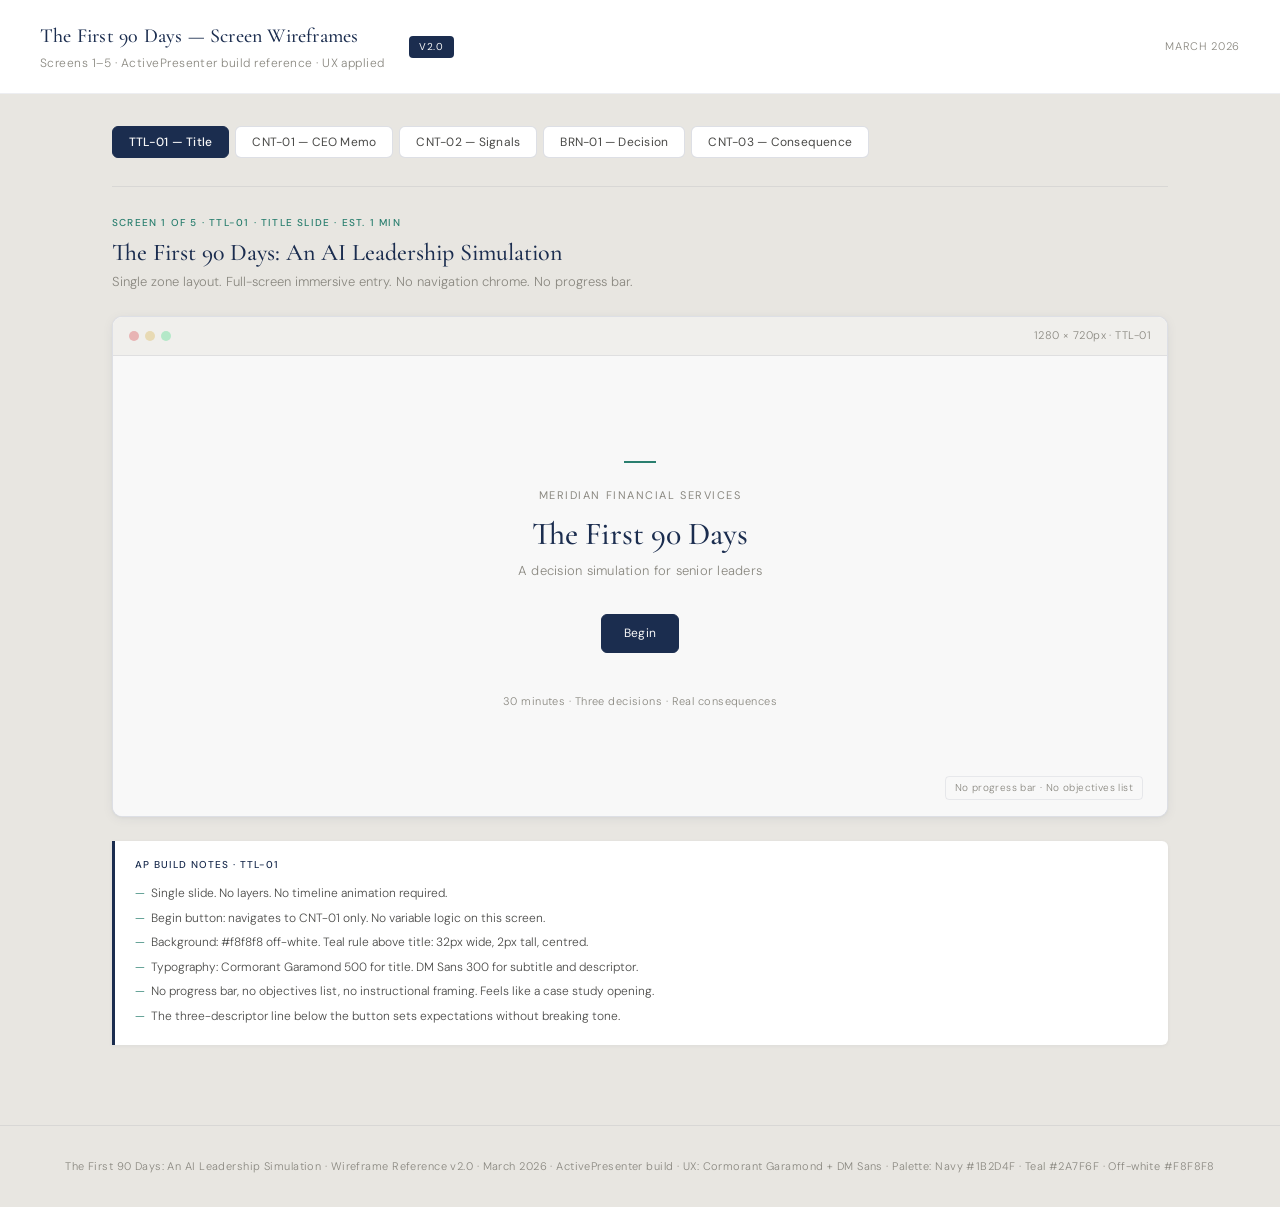
<file: v2_first_90_days_wireframes.html>
<!DOCTYPE html>
<html lang="en">
<head>
<meta charset="UTF-8">
<meta name="viewport" content="width=device-width, initial-scale=1.0">
<title>The First 90 Days — Screen Wireframes v2</title>
<link rel="preconnect" href="https://fonts.googleapis.com">
<link rel="preconnect" href="https://fonts.gstatic.com" crossorigin>
<link href="https://fonts.googleapis.com/css2?family=Cormorant+Garamond:ital,wght@0,400;0,500;0,600;1,400;1,500&family=DM+Sans:wght@300;400;500&display=swap" rel="stylesheet">
<style>
  *, *::before, *::after { box-sizing: border-box; margin: 0; padding: 0; }
  :root {
    --bg: #f8f8f8;
    --bg-secondary: #f0efec;
    --bg-tertiary: #e8e6e1;
    --bg-card: #ffffff;
    --text-primary: #1a1a1a;
    --text-secondary: #4a4a48;
    --text-tertiary: #8a8880;
    --navy: #1B2D4F;
    --navy-light: #2a4070;
    --teal: #2A7F6F;
    --teal-light: #3a9f8c;
    --border-light: rgba(27,45,79,0.08);
    --border-mid: rgba(27,45,79,0.15);
    --border-strong: rgba(27,45,79,0.3);
    --radius-sm: 4px;
    --radius-md: 6px;
    --radius-lg: 10px;
    --font-display: 'Cormorant Garamond', Georgia, serif;
    --font-body: 'DM Sans', -apple-system, sans-serif;
  }

  body {
    font-family: var(--font-body);
    background: var(--bg-tertiary);
    color: var(--text-primary);
    min-height: 100vh;
    font-size: 14px;
    line-height: 1.6;
    -webkit-font-smoothing: antialiased;
  }

  .page-header {
    background: var(--bg-card);
    border-bottom: 1px solid var(--border-light);
    padding: 1.25rem 2.5rem;
    display: flex;
    align-items: center;
    gap: 1.5rem;
  }
  .page-header-left { display: flex; flex-direction: column; gap: 2px; }
  .page-header h1 {
    font-family: var(--font-display);
    font-size: 20px;
    font-weight: 500;
    color: var(--navy);
    letter-spacing: 0.01em;
  }
  .page-header p { font-size: 12px; color: var(--text-tertiary); font-weight: 300; letter-spacing: 0.04em; }
  .page-header .meta {
    margin-left: auto;
    font-size: 11px;
    color: var(--text-tertiary);
    font-weight: 300;
    letter-spacing: 0.06em;
    text-transform: uppercase;
  }
  .version-badge {
    display: inline-block;
    padding: 3px 10px;
    background: var(--navy);
    color: #f8f8f8;
    font-size: 10px;
    letter-spacing: 0.08em;
    text-transform: uppercase;
    border-radius: var(--radius-sm);
    font-weight: 400;
  }

  .container { max-width: 1120px; margin: 0 auto; padding: 2rem 2rem 3rem; }

  .nav {
    display: flex;
    gap: 6px;
    flex-wrap: wrap;
    margin-bottom: 1.75rem;
    padding-bottom: 1.75rem;
    border-bottom: 1px solid var(--border-light);
  }
  .nav-btn {
    padding: 7px 16px;
    border: 1px solid var(--border-mid);
    border-radius: var(--radius-md);
    background: var(--bg-card);
    cursor: pointer;
    font-size: 12px;
    color: var(--text-secondary);
    font-family: var(--font-body);
    font-weight: 400;
    letter-spacing: 0.02em;
    transition: all 0.2s ease;
  }
  .nav-btn:hover { background: var(--bg-secondary); border-color: var(--border-strong); color: var(--text-primary); }
  .nav-btn.active {
    background: var(--navy);
    color: #f8f8f8;
    border-color: var(--navy);
    font-weight: 500;
  }

  .screen { display: none; }
  .screen.active { display: block; }

  .screen-eyebrow {
    font-size: 10px;
    color: var(--teal);
    letter-spacing: 0.12em;
    text-transform: uppercase;
    font-weight: 500;
    margin-bottom: 0.4rem;
  }
  .screen-title {
    font-family: var(--font-display);
    font-size: 24px;
    font-weight: 500;
    color: var(--navy);
    margin-bottom: 0.25rem;
    line-height: 1.25;
  }
  .screen-meta {
    font-size: 13px;
    color: var(--text-tertiary);
    margin-bottom: 1.5rem;
    font-weight: 300;
  }

  .frame {
    border: 1px solid var(--border-mid);
    border-radius: var(--radius-lg);
    overflow: hidden;
    background: var(--bg-card);
    box-shadow: 0 2px 12px rgba(27,45,79,0.06), 0 1px 3px rgba(27,45,79,0.04);
  }
  .frame-header {
    background: var(--bg-secondary);
    border-bottom: 1px solid var(--border-light);
    padding: 10px 16px;
    display: flex;
    align-items: center;
    gap: 6px;
  }
  .dot { width: 10px; height: 10px; border-radius: 50%; }
  .dot-r { background: #e8b4b4; }
  .dot-y { background: #e8dab4; }
  .dot-g { background: #b4e8c8; }
  .frame-label { font-size: 11px; color: var(--text-tertiary); margin-left: auto; font-weight: 300; letter-spacing: 0.04em; }
  .frame-body { padding: 2rem; min-height: 400px; position: relative; }

  .zone {
    border: 1.5px dashed var(--border-mid);
    border-radius: var(--radius-md);
    padding: 1rem;
    margin-bottom: 1rem;
    position: relative;
    background: rgba(248,248,248,0.5);
  }
  .zone-label {
    position: absolute;
    top: -10px;
    left: 12px;
    background: var(--bg-card);
    padding: 0 6px;
    font-size: 10px;
    color: var(--teal);
    letter-spacing: 0.08em;
    text-transform: uppercase;
    font-weight: 500;
  }
  .zone-content {
    font-size: 13px;
    color: var(--text-secondary);
    line-height: 1.65;
    padding-top: 0.25rem;
    font-weight: 300;
  }
  .zone-content strong { color: var(--text-primary); font-weight: 500; }

  .zone-row { display: grid; gap: 1rem; margin-bottom: 1rem; }
  .cols-2 { grid-template-columns: 1fr 1.85fr; }
  .cols-3 { grid-template-columns: 1fr 1fr 1fr; }
  .cols-4 { grid-template-columns: 1fr 1fr 1fr 1fr; }

  .annotation {
    background: var(--bg-card);
    border-left: 3px solid var(--navy);
    padding: 1rem 1.25rem;
    border-radius: 0 var(--radius-md) var(--radius-md) 0;
    margin-top: 1.5rem;
    box-shadow: 0 1px 4px rgba(27,45,79,0.05);
  }
  .annotation-title {
    font-size: 10px;
    font-weight: 500;
    color: var(--navy);
    margin-bottom: 0.5rem;
    text-transform: uppercase;
    letter-spacing: 0.1em;
  }
  .annotation-list { list-style: none; }
  .annotation-list li {
    font-size: 12px;
    color: var(--text-secondary);
    padding: 3px 0 3px 16px;
    position: relative;
    line-height: 1.55;
    font-weight: 300;
  }
  .annotation-list li::before { content: "—"; position: absolute; left: 0; color: var(--teal); }

  .btn-mock {
    display: inline-block;
    padding: 9px 22px;
    border: 1px solid var(--border-strong);
    border-radius: var(--radius-md);
    font-size: 12px;
    color: var(--text-primary);
    background: transparent;
    font-family: var(--font-body);
    cursor: default;
    letter-spacing: 0.02em;
    font-weight: 400;
  }
  .btn-mock.primary {
    background: var(--navy);
    color: #f8f8f8;
    border-color: var(--navy);
  }
  .btn-mock.locked { opacity: 0.3; }

  .memo-card {
    border: 1px solid var(--border-light);
    border-radius: var(--radius-md);
    overflow: hidden;
    background: var(--bg-card);
  }
  .memo-header {
    background: var(--navy);
    padding: 0.6rem 1rem;
    display: flex;
    align-items: center;
    justify-content: space-between;
  }
  .memo-header-text { font-size: 10px; color: rgba(248,248,248,0.7); letter-spacing: 0.1em; text-transform: uppercase; font-weight: 400; }
  .memo-body { padding: 1rem; }
  .memo-body .memo-field { font-size: 12px; color: var(--text-secondary); line-height: 1.7; font-weight: 300; }
  .memo-body .memo-field strong { color: var(--text-primary); font-weight: 500; }

  .artefact-card {
    border: 1px solid var(--border-light);
    border-radius: var(--radius-md);
    overflow: hidden;
    background: var(--bg-card);
    cursor: pointer;
    transition: box-shadow 0.2s ease, border-color 0.2s ease;
  }
  .artefact-card:hover { box-shadow: 0 4px 16px rgba(27,45,79,0.1); border-color: var(--border-strong); }
  .artefact-card-header { padding: 0.6rem 0.75rem; border-bottom: 1px solid var(--border-light); }
  .artefact-type { font-size: 10px; letter-spacing: 0.1em; text-transform: uppercase; font-weight: 500; }
  .type-survey { color: var(--teal); }
  .type-quote { color: var(--navy); }
  .type-board { color: #7A6F3F; }
  .type-compliance { color: #8B3A3A; }
  .artefact-card-body { padding: 0.75rem; }
  .artefact-body-text { font-size: 12px; color: var(--text-secondary); line-height: 1.5; font-weight: 300; }
  .artefact-expand { padding: 0.5rem 0.75rem; border-top: 1px solid var(--border-light); display: flex; align-items: center; justify-content: space-between; }
  .expand-label { font-size: 10px; color: var(--text-tertiary); letter-spacing: 0.06em; font-weight: 400; }
  .expand-icon { width: 14px; height: 14px; border: 1px solid var(--border-mid); border-radius: 50%; display: flex; align-items: center; justify-content: center; }

  .choice-card {
    border: 1px solid var(--border-mid);
    border-radius: var(--radius-md);
    padding: 1rem;
    background: var(--bg-card);
    cursor: pointer;
    transition: all 0.2s ease;
  }
  .choice-card:hover { border-color: var(--navy); box-shadow: 0 2px 12px rgba(27,45,79,0.08); }
  .choice-number { font-size: 10px; color: var(--text-tertiary); letter-spacing: 0.08em; text-transform: uppercase; margin-bottom: 6px; font-weight: 400; }
  .choice-title {
    font-family: var(--font-display);
    font-size: 17px;
    font-weight: 500;
    color: var(--navy);
    margin-bottom: 6px;
    line-height: 1.2;
  }
  .choice-desc { font-size: 12px; color: var(--text-secondary); line-height: 1.5; font-weight: 300; }
  .choice-selector { width: 14px; height: 14px; border-radius: 50%; border: 1.5px solid var(--border-mid); margin-top: 0.75rem; }

  .progress-bar { height: 2px; background: var(--border-light); border-radius: 2px; margin-bottom: 1.75rem; overflow: hidden; }
  .progress-fill { height: 100%; background: var(--navy); border-radius: 2px; }

  .divider { height: 1px; background: var(--border-light); margin: 0.75rem 0; }

  .tag {
    display: inline-block;
    padding: 3px 9px;
    border-radius: var(--radius-sm);
    font-size: 10px;
    border: 1px solid var(--border-light);
    color: var(--text-tertiary);
    letter-spacing: 0.04em;
    font-weight: 300;
  }

  .meter-track { height: 4px; background: var(--border-light); border-radius: 2px; overflow: hidden; flex: 1; }
  .meter-fill { height: 100%; background: var(--navy); border-radius: 2px; }

  .consequence-card {
    border-left: 3px solid var(--teal);
    border-radius: 0 var(--radius-md) var(--radius-md) 0;
    padding: 0.85rem 1rem;
    background: var(--bg-card);
    margin-bottom: 0.75rem;
    border-top: 1px solid var(--border-light);
    border-right: 1px solid var(--border-light);
    border-bottom: 1px solid var(--border-light);
  }
  .consequence-card.inactive { opacity: 0.3; border-left-color: var(--border-mid); }
  .consequence-label { font-size: 10px; color: var(--teal); letter-spacing: 0.08em; text-transform: uppercase; margin-bottom: 5px; font-weight: 500; }
  .consequence-label.inactive { color: var(--text-tertiary); }
  .consequence-text { font-size: 12px; color: var(--text-secondary); line-height: 1.55; font-weight: 300; }

  .role-stat { margin-bottom: 0.85rem; }
  .role-stat-label { font-size: 10px; color: var(--text-tertiary); letter-spacing: 0.08em; text-transform: uppercase; margin-bottom: 3px; font-weight: 400; }
  .role-stat-value { font-size: 13px; color: var(--text-primary); font-weight: 400; }

  .counter-strip { font-size: 11px; color: var(--text-tertiary); font-weight: 300; }

  .page-footer {
    text-align: center;
    padding: 2rem;
    font-size: 11px;
    color: var(--text-tertiary);
    border-top: 1px solid var(--border-light);
    margin-top: 2rem;
    font-weight: 300;
    letter-spacing: 0.04em;
  }

  @media (max-width: 720px) {
    .cols-4 { grid-template-columns: 1fr 1fr; }
    .cols-3 { grid-template-columns: 1fr; }
    .cols-2 { grid-template-columns: 1fr; }
    .container { padding: 1rem; }
    .page-header { padding: 1rem; flex-wrap: wrap; }
  }
</style>
</head>
<body>

<div class="page-header">
  <div class="page-header-left">
    <h1>The First 90 Days — Screen Wireframes</h1>
    <p>Screens 1–5 · ActivePresenter build reference · UX applied</p>
  </div>
  <span class="version-badge">v2.0</span>
  <span class="meta">March 2026</span>
</div>

<div class="container">

  <div class="nav">
    <button class="nav-btn active" onclick="showScreen(0)">TTL-01 — Title</button>
    <button class="nav-btn" onclick="showScreen(1)">CNT-01 — CEO Memo</button>
    <button class="nav-btn" onclick="showScreen(2)">CNT-02 — Signals</button>
    <button class="nav-btn" onclick="showScreen(3)">BRN-01 — Decision</button>
    <button class="nav-btn" onclick="showScreen(4)">CNT-03 — Consequence</button>
  </div>

  <!-- SCREEN 1: TTL-01 -->
  <div class="screen active" id="screen-0">
    <div class="screen-eyebrow">Screen 1 of 5 · TTL-01 · Title slide · Est. 1 min</div>
    <div class="screen-title">The First 90 Days: An AI Leadership Simulation</div>
    <div class="screen-meta">Single zone layout. Full-screen immersive entry. No navigation chrome. No progress bar.</div>
    <div class="frame">
      <div class="frame-header">
        <div class="dot dot-r"></div><div class="dot dot-y"></div><div class="dot dot-g"></div>
        <span class="frame-label">1280 × 720px · TTL-01</span>
      </div>
      <div class="frame-body" style="display:flex; flex-direction:column; justify-content:center; align-items:center; text-align:center; min-height:460px; background: #f8f8f8;">
        <div style="width: 100%; max-width: 480px; padding: 2.5rem 2rem;">
          <div style="width: 32px; height: 2px; background: var(--teal); margin: 0 auto 1.5rem;"></div>
          <div style="font-size: 11px; color: var(--text-tertiary); margin-bottom: 10px; text-transform: uppercase; letter-spacing: 0.14em; font-weight: 400;">Meridian Financial Services</div>
          <div style="font-family: var(--font-display); font-size: 32px; font-weight: 500; color: var(--navy); margin-bottom: 8px; line-height: 1.2;">The First 90 Days</div>
          <div style="font-size: 13px; color: var(--text-tertiary); margin-bottom: 2rem; font-weight: 300; letter-spacing: 0.02em;">A decision simulation for senior leaders</div>
          <div class="btn-mock primary">Begin</div>
          <div style="margin-top: 2.5rem; font-size: 11px; color: var(--text-tertiary); font-weight: 300; letter-spacing: 0.04em;">30 minutes · Three decisions · Real consequences</div>
        </div>
        <div style="position: absolute; bottom: 1rem; right: 1.5rem;">
          <span class="tag">No progress bar · No objectives list</span>
        </div>
      </div>
    </div>
    <div class="annotation">
      <div class="annotation-title">AP build notes · TTL-01</div>
      <ul class="annotation-list">
        <li>Single slide. No layers. No timeline animation required.</li>
        <li>Begin button: navigates to CNT-01 only. No variable logic on this screen.</li>
        <li>Background: #f8f8f8 off-white. Teal rule above title: 32px wide, 2px tall, centred.</li>
        <li>Typography: Cormorant Garamond 500 for title. DM Sans 300 for subtitle and descriptor.</li>
        <li>No progress bar, no objectives list, no instructional framing. Feels like a case study opening.</li>
        <li>The three-descriptor line below the button sets expectations without breaking tone.</li>
      </ul>
    </div>
  </div>

  <!-- SCREEN 2: CNT-01 -->
  <div class="screen" id="screen-1">
    <div class="screen-eyebrow">Screen 2 of 5 · CNT-01 · Content slide · Est. 2 min</div>
    <div class="screen-title">Your Briefing: A Message from the CEO</div>
    <div class="screen-meta">Document render layout. Memo displayed as realistic artefact. Read-only screen.</div>
    <div class="frame">
      <div class="frame-header">
        <div class="dot dot-r"></div><div class="dot dot-y"></div><div class="dot dot-g"></div>
        <span class="frame-label">1280 × 720px · CNT-01</span>
      </div>
      <div class="frame-body">
        <div class="progress-bar"><div class="progress-fill" style="width:10%;"></div></div>
        <div class="zone-row cols-2" style="align-items:start;">
          <div>
            <div class="zone" style="min-height:300px;">
              <div class="zone-label">Context panel — left 35%</div>
              <div class="zone-content">
                <div class="role-stat">
                  <div class="role-stat-label">Your role</div>
                  <div class="role-stat-value">Chief Innovation and Transformation Officer</div>
                </div>
                <div class="role-stat">
                  <div class="role-stat-label">Organisation</div>
                  <div class="role-stat-value">Meridian Financial Services</div>
                </div>
                <div class="role-stat">
                  <div class="role-stat-label">Day</div>
                  <div class="role-stat-value">Day 1 of your tenure</div>
                </div>
                <div class="divider"></div>
                <div style="font-size: 11px; color: var(--text-tertiary); font-weight: 300; line-height: 1.6;">Read the message from your CEO before continuing.</div>
              </div>
            </div>
          </div>
          <div>
            <div class="zone" style="min-height:300px; padding: 0.75rem;">
              <div class="zone-label">Memo document — right 65%</div>
              <div class="memo-card">
                <div class="memo-header">
                  <span class="memo-header-text">Internal Memo · Meridian Financial Services</span>
                  <span class="memo-header-text">Confidential</span>
                </div>
                <div class="memo-body">
                  <div class="memo-field">
                    <strong>To:</strong> Chief Innovation and Transformation Officer<br>
                    <strong>From:</strong> Sandra Ortega, Chief Executive Officer<br>
                    <strong>Re:</strong> AI Transformation Mandate<br>
                    <strong>Date:</strong> Day 1<br>
                  </div>
                  <div class="divider"></div>
                  <div class="memo-field">
                    Welcome to Meridian. You have been brought in because we are behind. Our competitors are moving faster, our board is asking harder questions, and our internal teams are pulling in different directions...<br><br>
                    <em style="font-size: 11px; color: var(--text-tertiary);">[Full memo copy — see storyboard CNT-01]</em>
                  </div>
                </div>
              </div>
            </div>
          </div>
        </div>
        <div style="display:flex; justify-content:flex-end; margin-top:0.25rem;">
          <div class="btn-mock">Next</div>
        </div>
      </div>
    </div>
    <div class="annotation">
      <div class="annotation-title">AP build notes · CNT-01</div>
      <ul class="annotation-list">
        <li>Two-column layout: 35% context panel left, 65% memo document right.</li>
        <li>Memo: navy header bar with white text. Off-white body. Thin divider between metadata and body copy.</li>
        <li>Progress bar: navy fill, 2px height, 10% progress. Appears from this screen onward.</li>
        <li>Next button: available immediately, no lock condition.</li>
        <li>Role stat labels: DM Sans 300, 10px, all-caps, teal. Values: DM Sans 400, 13px.</li>
        <li>Maintain Meridian branding and fictional world consistently from this screen onward.</li>
      </ul>
    </div>
  </div>

  <!-- SCREEN 3: CNT-02 -->
  <div class="screen" id="screen-2">
    <div class="screen-eyebrow">Screen 3 of 5 · CNT-02 · Content slide · Est. 3 min</div>
    <div class="screen-title">Reading the Room: Four Signals from Inside Meridian</div>
    <div class="screen-meta">Four-card artefact layout. Each card has a distinct document type treatment. All must be opened before Next activates.</div>
    <div class="frame">
      <div class="frame-header">
        <div class="dot dot-r"></div><div class="dot dot-y"></div><div class="dot dot-g"></div>
        <span class="frame-label">1280 × 720px · CNT-02</span>
      </div>
      <div class="frame-body">
        <div class="progress-bar"><div class="progress-fill" style="width:25%;"></div></div>
        <div class="zone" style="margin-bottom:0.75rem; padding: 0.6rem 1rem;">
          <div class="zone-label">Instruction strip — top</div>
          <div class="zone-content">Review all four signals from inside Meridian before continuing. Select each card to read in full.</div>
        </div>
        <div class="zone-row cols-4">
          <div class="zone" style="padding: 0.6rem;">
            <div class="zone-label">Artefact 1</div>
            <div class="artefact-card">
              <div class="artefact-card-header">
                <div class="artefact-type type-survey">Employee Survey</div>
              </div>
              <div class="artefact-card-body">
                <div class="artefact-body-text">Shadow AI usage and staff awareness — data extract</div>
              </div>
              <div class="artefact-expand">
                <span class="expand-label">Select to expand</span>
                <div class="expand-icon" style="font-size:10px; color: var(--text-tertiary);">+</div>
              </div>
            </div>
          </div>
          <div class="zone" style="padding: 0.6rem;">
            <div class="zone-label">Artefact 2</div>
            <div class="artefact-card">
              <div class="artefact-card-header">
                <div class="artefact-type type-quote">CTO Statement</div>
              </div>
              <div class="artefact-card-body">
                <div class="artefact-body-text">Leadership offsite — pilot scaling challenge</div>
              </div>
              <div class="artefact-expand">
                <span class="expand-label">Select to expand</span>
                <div class="expand-icon" style="font-size:10px; color: var(--text-tertiary);">+</div>
              </div>
            </div>
          </div>
          <div class="zone" style="padding: 0.6rem;">
            <div class="zone-label">Artefact 3</div>
            <div class="artefact-card">
              <div class="artefact-card-header">
                <div class="artefact-type type-board">Board Review</div>
              </div>
              <div class="artefact-card-body">
                <div class="artefact-body-text">Technology review summary — integration gaps</div>
              </div>
              <div class="artefact-expand">
                <span class="expand-label">Select to expand</span>
                <div class="expand-icon" style="font-size:10px; color: var(--text-tertiary);">+</div>
              </div>
            </div>
          </div>
          <div class="zone" style="padding: 0.6rem;">
            <div class="zone-label">Artefact 4</div>
            <div class="artefact-card">
              <div class="artefact-card-header">
                <div class="artefact-type type-compliance">Compliance Note</div>
              </div>
              <div class="artefact-card-body">
                <div class="artefact-body-text">Unreviewed GenAI in client-facing outputs</div>
              </div>
              <div class="artefact-expand">
                <span class="expand-label">Select to expand</span>
                <div class="expand-icon" style="font-size:10px; color: var(--text-tertiary);">+</div>
              </div>
            </div>
          </div>
        </div>
        <div style="display:flex; justify-content:space-between; align-items:center; margin-top:0.5rem;">
          <div class="counter-strip">0 of 4 signals reviewed</div>
          <div class="btn-mock locked">Next — locked until all reviewed</div>
        </div>
      </div>
    </div>
    <div class="annotation">
      <div class="annotation-title">AP build notes · CNT-02</div>
      <ul class="annotation-list">
        <li>Four artefact cards in a horizontal row. Each card has a distinct colour-coded type label: teal (survey), navy (CTO), warm gold (board), muted red (compliance).</li>
        <li>Card expand interaction: use object states in AP, not timeline show/hide. Each card has a collapsed and expanded state.</li>
        <li>Track card views with four boolean variables: signal_1_viewed through signal_4_viewed.</li>
        <li>Next button locked until all four variables are true. Condition applied to Next button trigger.</li>
        <li>Counter at bottom left updates as each card is opened. Driven by a numeric variable incrementing on each view.</li>
        <li>This is the primary portfolio differentiation screen. Prioritise artefact card design quality above all else on this screen.</li>
      </ul>
    </div>
  </div>

  <!-- SCREEN 4: BRN-01 -->
  <div class="screen" id="screen-3">
    <div class="screen-eyebrow">Screen 4 of 5 · BRN-01 · Branching scenario · Est. 3 min</div>
    <div class="screen-title">Day 7: Your First Strategic Call</div>
    <div class="screen-meta">Three-option decision layout. Order: Beginner — Conservative — Fashionista. Single selection. No change after confirm.</div>
    <div class="frame">
      <div class="frame-header">
        <div class="dot dot-r"></div><div class="dot dot-y"></div><div class="dot dot-g"></div>
        <span class="frame-label">1280 × 720px · BRN-01</span>
      </div>
      <div class="frame-body">
        <div class="progress-bar"><div class="progress-fill" style="width:40%;"></div></div>
        <div class="zone" style="margin-bottom:1.25rem; padding: 0.75rem 1rem;">
          <div class="zone-label">Scenario prompt</div>
          <div class="zone-content">Sandra has asked for your initial read of where Meridian sits. You have reviewed the four signals and spoken informally with three senior leaders. Based on what you have seen, how would you classify Meridian's current position?</div>
        </div>
        <div class="zone-row cols-3">
          <div>
            <div class="choice-card">
              <div class="choice-number">Option 01</div>
              <div class="choice-title">Beginner</div>
              <div class="choice-desc">Limited capability and coordination across both dimensions. Starting from a low base in technology and leadership readiness.</div>
              <div class="choice-selector"></div>
            </div>
          </div>
          <div>
            <div class="choice-card">
              <div class="choice-number">Option 02</div>
              <div class="choice-title">Conservative</div>
              <div class="choice-desc">Strong governance and control structures. Low technical agility. Stability at the cost of progress.</div>
              <div class="choice-selector"></div>
            </div>
          </div>
          <div>
            <div class="choice-card">
              <div class="choice-number">Option 03</div>
              <div class="choice-title">Fashionista</div>
              <div class="choice-desc">Strong appetite for experimentation. Weak coordination and scaling capability. Energy without architecture.</div>
              <div class="choice-selector"></div>
            </div>
          </div>
        </div>
        <div style="display:flex; justify-content:space-between; align-items:center; margin-top:0.75rem;">
          <div style="font-size: 11px; color: var(--text-tertiary); font-weight:300;">Select one option to continue</div>
          <div class="btn-mock locked">Confirm — locked until selection made</div>
        </div>
      </div>
    </div>
    <div class="annotation">
      <div class="annotation-title">AP build notes · BRN-01</div>
      <ul class="annotation-list">
        <li>Three choice cards in equal columns. Order left to right: Beginner, Conservative, Fashionista. Reflects ascending sophistication without signalling correct answer.</li>
        <li>All three cards use identical visual styling. No colour or size hierarchy between options.</li>
        <li>On selection: highlight selected card with navy border (1.5px). Confirm button unlocks.</li>
        <li>On confirm: set variable diagnosis_choice = C (Fashionista), B (Conservative), or A (Beginner). Lock all options. Navigate to CNT-03.</li>
        <li>Transformation Momentum: +1 for Fashionista, -1 for Conservative or Beginner.</li>
        <li>No back navigation from this point. Decision is final once confirmed.</li>
        <li>Choice title uses Cormorant Garamond 500. All other choice text uses DM Sans 300.</li>
      </ul>
    </div>
  </div>

  <!-- SCREEN 5: CNT-03 -->
  <div class="screen" id="screen-4">
    <div class="screen-eyebrow">Screen 5 of 5 · CNT-03 · Content slide · Est. 2 min</div>
    <div class="screen-title">The Consequence: What Your Diagnosis Sets in Motion</div>
    <div class="screen-meta">Conditional content layout. Three text versions driven by diagnosis_choice variable. First appearance of Transformation Momentum indicator.</div>
    <div class="frame">
      <div class="frame-header">
        <div class="dot dot-r"></div><div class="dot dot-y"></div><div class="dot dot-g"></div>
        <span class="frame-label">1280 × 720px · CNT-03</span>
      </div>
      <div class="frame-body">
        <div class="progress-bar"><div class="progress-fill" style="width:55%;"></div></div>
        <div class="zone-row cols-2" style="align-items:start;">
          <div>
            <div class="zone" style="min-height:300px;">
              <div class="zone-label">Decision recap — left 35%</div>
              <div class="zone-content">
                <div class="role-stat">
                  <div class="role-stat-label">Your classification</div>
                  <div style="font-family: var(--font-display); font-size: 18px; font-weight: 500; color: var(--navy); margin-top: 2px;">[Variable: diagnosis_choice]</div>
                </div>
                <div class="divider"></div>
                <div class="role-stat">
                  <div class="role-stat-label">Transformation Momentum</div>
                  <div style="display:flex; align-items:center; gap:10px; margin-top:6px;">
                    <div class="meter-track"><div class="meter-fill" style="width:55%;"></div></div>
                    <span style="font-size:12px; color:var(--text-secondary); font-weight:300;">[Value]</span>
                  </div>
                </div>
                <div style="font-size:11px; color:var(--text-tertiary); margin-top:1rem; line-height:1.6; font-weight:300;">First appearance of the Momentum indicator. This variable carries forward through all remaining screens.</div>
              </div>
            </div>
          </div>
          <div>
            <div class="zone" style="min-height:300px;">
              <div class="zone-label">Consequence text — right 65% — conditional on diagnosis_choice</div>
              <div class="consequence-card">
                <div class="consequence-label">Version A — diagnosis = Fashionista (active)</div>
                <div class="consequence-text">You have identified the pattern accurately. Meridian has energy but no architecture. Your transformation plan will focus on coordination, governance, and scaling existing pilots rather than launching new ones.</div>
              </div>
              <div class="consequence-card inactive">
                <div class="consequence-label inactive">Version B — diagnosis = Conservative (hidden)</div>
                <div class="consequence-text">You have over-indexed on compliance signals and missed the scale of shadow AI activity across the business...</div>
              </div>
              <div class="consequence-card inactive">
                <div class="consequence-label inactive">Version C — diagnosis = Beginner (hidden)</div>
                <div class="consequence-text">You have underestimated what Meridian already has. There is experimentation here, even if it is uncoordinated...</div>
              </div>
              <div style="font-size:11px; color:var(--text-tertiary); margin-top:8px; font-weight:300;">One version visible to learner at runtime. All three shown here for build reference only.</div>
            </div>
          </div>
        </div>
        <div style="display:flex; justify-content:space-between; align-items:center; margin-top:0.5rem;">
          <div style="font-size:11px; color:var(--text-tertiary); font-weight:300;">Next available after 5 seconds</div>
          <div class="btn-mock">Next</div>
        </div>
      </div>
    </div>
    <div class="annotation">
      <div class="annotation-title">AP build notes · CNT-03</div>
      <ul class="annotation-list">
        <li>Two-column layout: 35% decision recap left, 65% conditional consequence right.</li>
        <li>Three consequence cards on right. Active version: teal left border, full opacity. Inactive versions: grey left border, 30% opacity.</li>
        <li>Conditional show/hide: show if diagnosis_choice = A, B, or C respectively. Only one visible at runtime.</li>
        <li>Transformation Momentum: navy progress bar. Variable value displayed as numeric alongside bar.</li>
        <li>Classification display: Cormorant Garamond 500, 18px, navy. Renders variable value directly.</li>
        <li>Next button: 5-second delay. Use timer trigger or timed enable action in AP.</li>
        <li>All three paths converge here. No further branching until BRN-02 in the full build.</li>
      </ul>
    </div>
  </div>

</div>

<div class="page-footer">
  The First 90 Days: An AI Leadership Simulation · Wireframe Reference v2.0 · March 2026 · ActivePresenter build · UX: Cormorant Garamond + DM Sans · Palette: Navy #1B2D4F · Teal #2A7F6F · Off-white #F8F8F8
</div>

<script>
  function showScreen(index) {
    document.querySelectorAll('.screen').forEach((s, i) => s.classList.toggle('active', i === index));
    document.querySelectorAll('.nav-btn').forEach((b, i) => b.classList.toggle('active', i === index));
  }
</script>

</body>
</html>
</file>
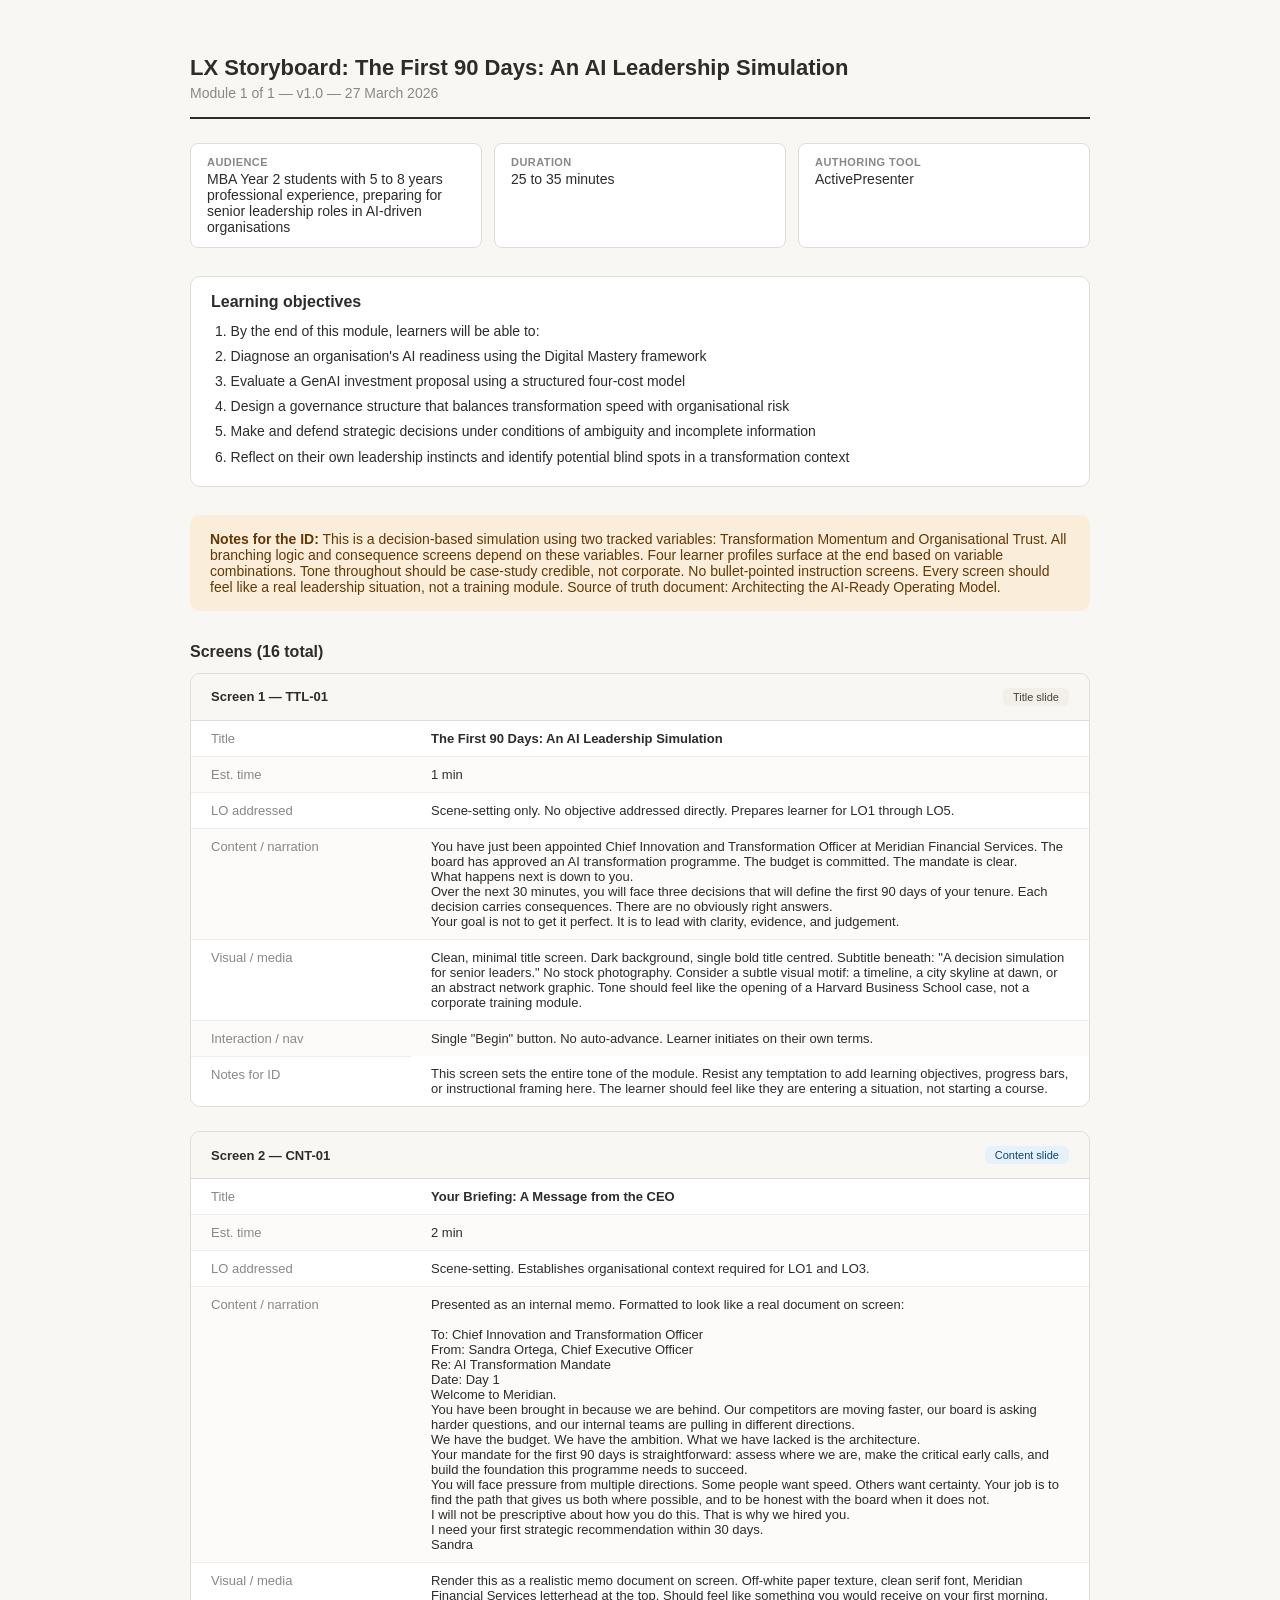
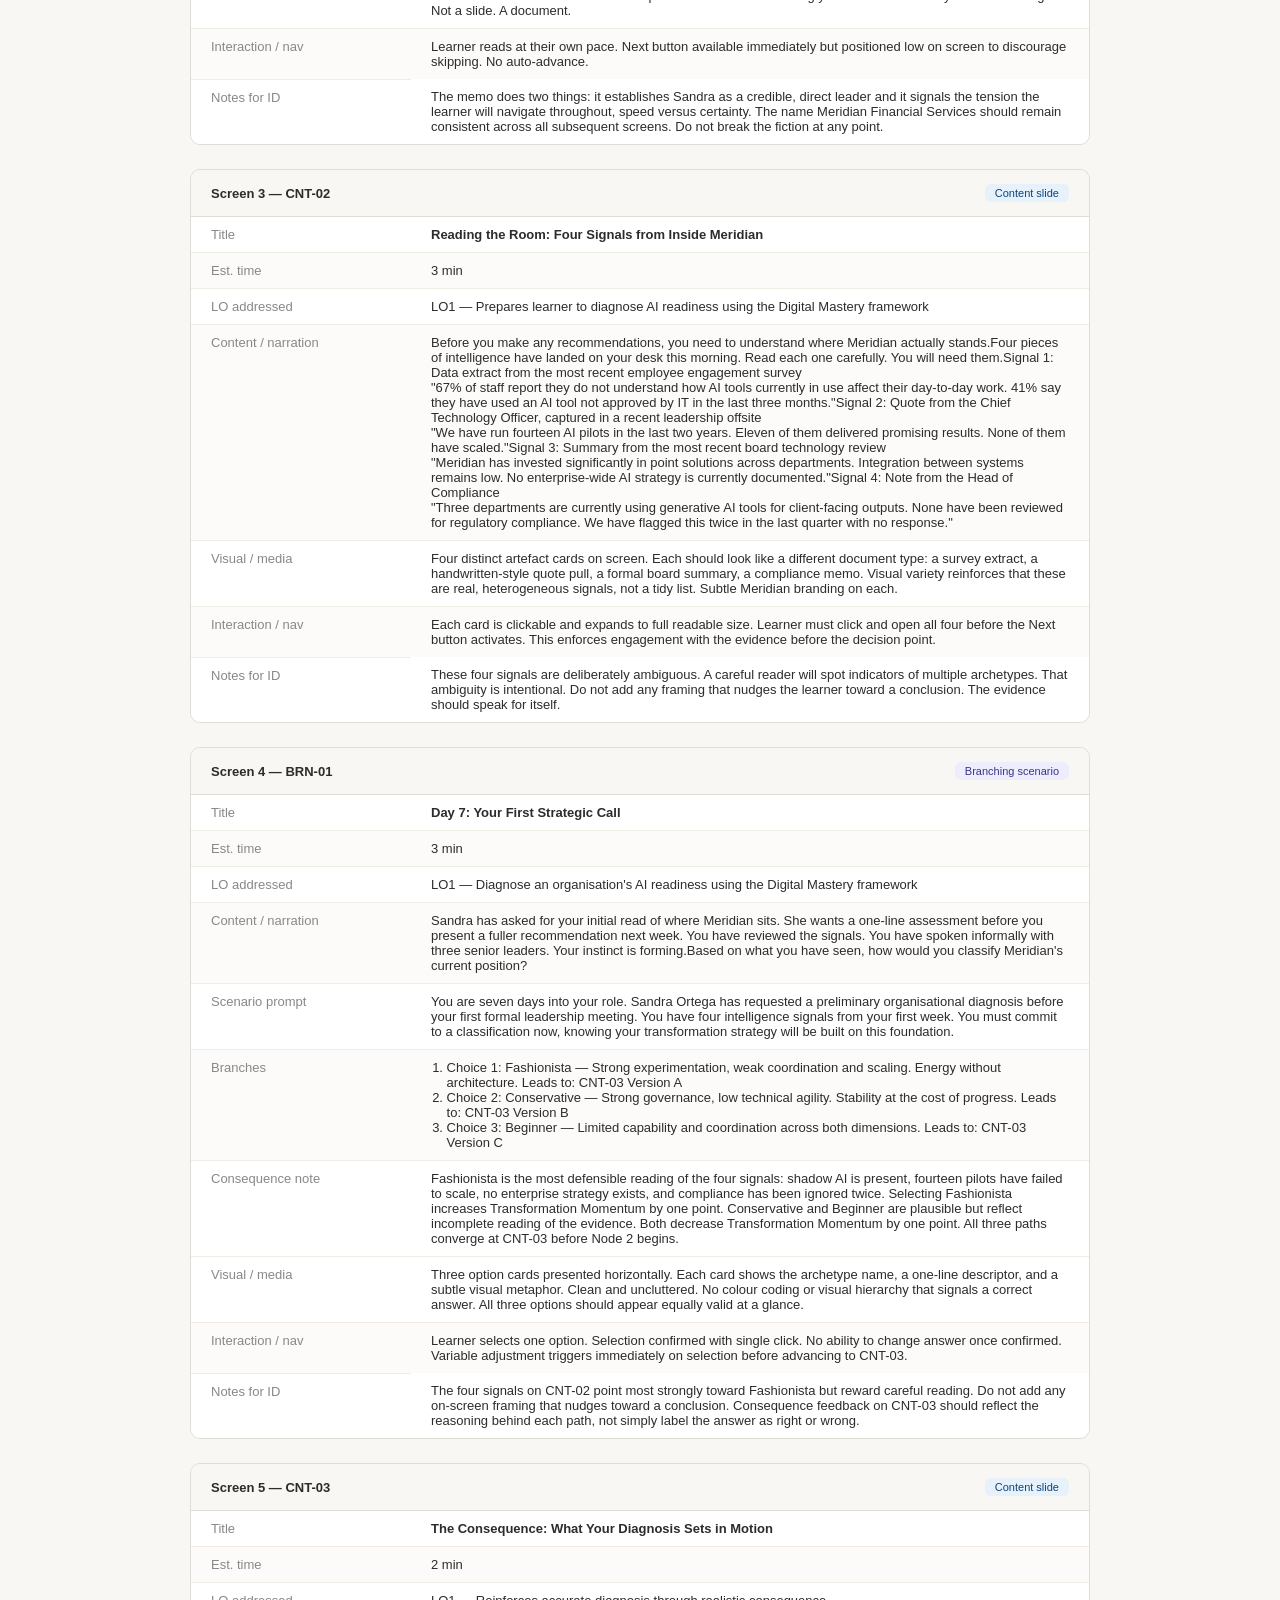
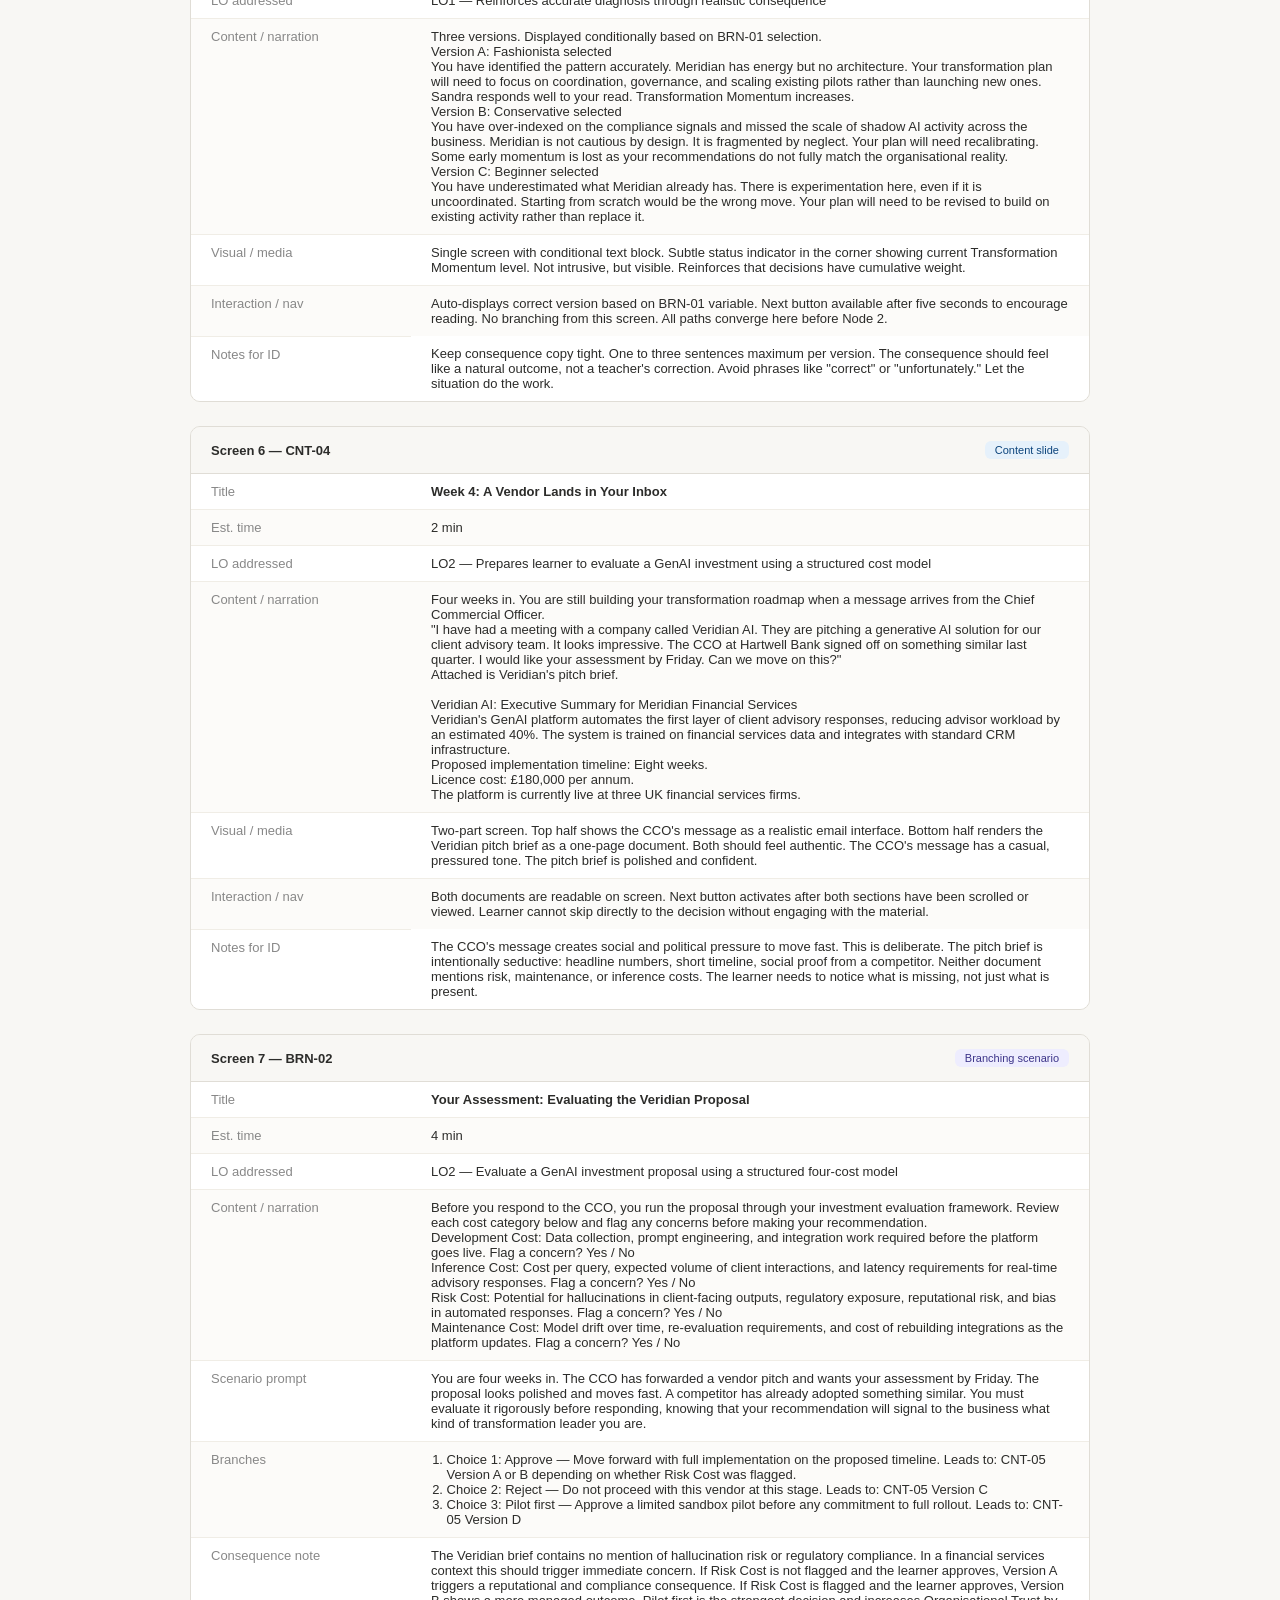
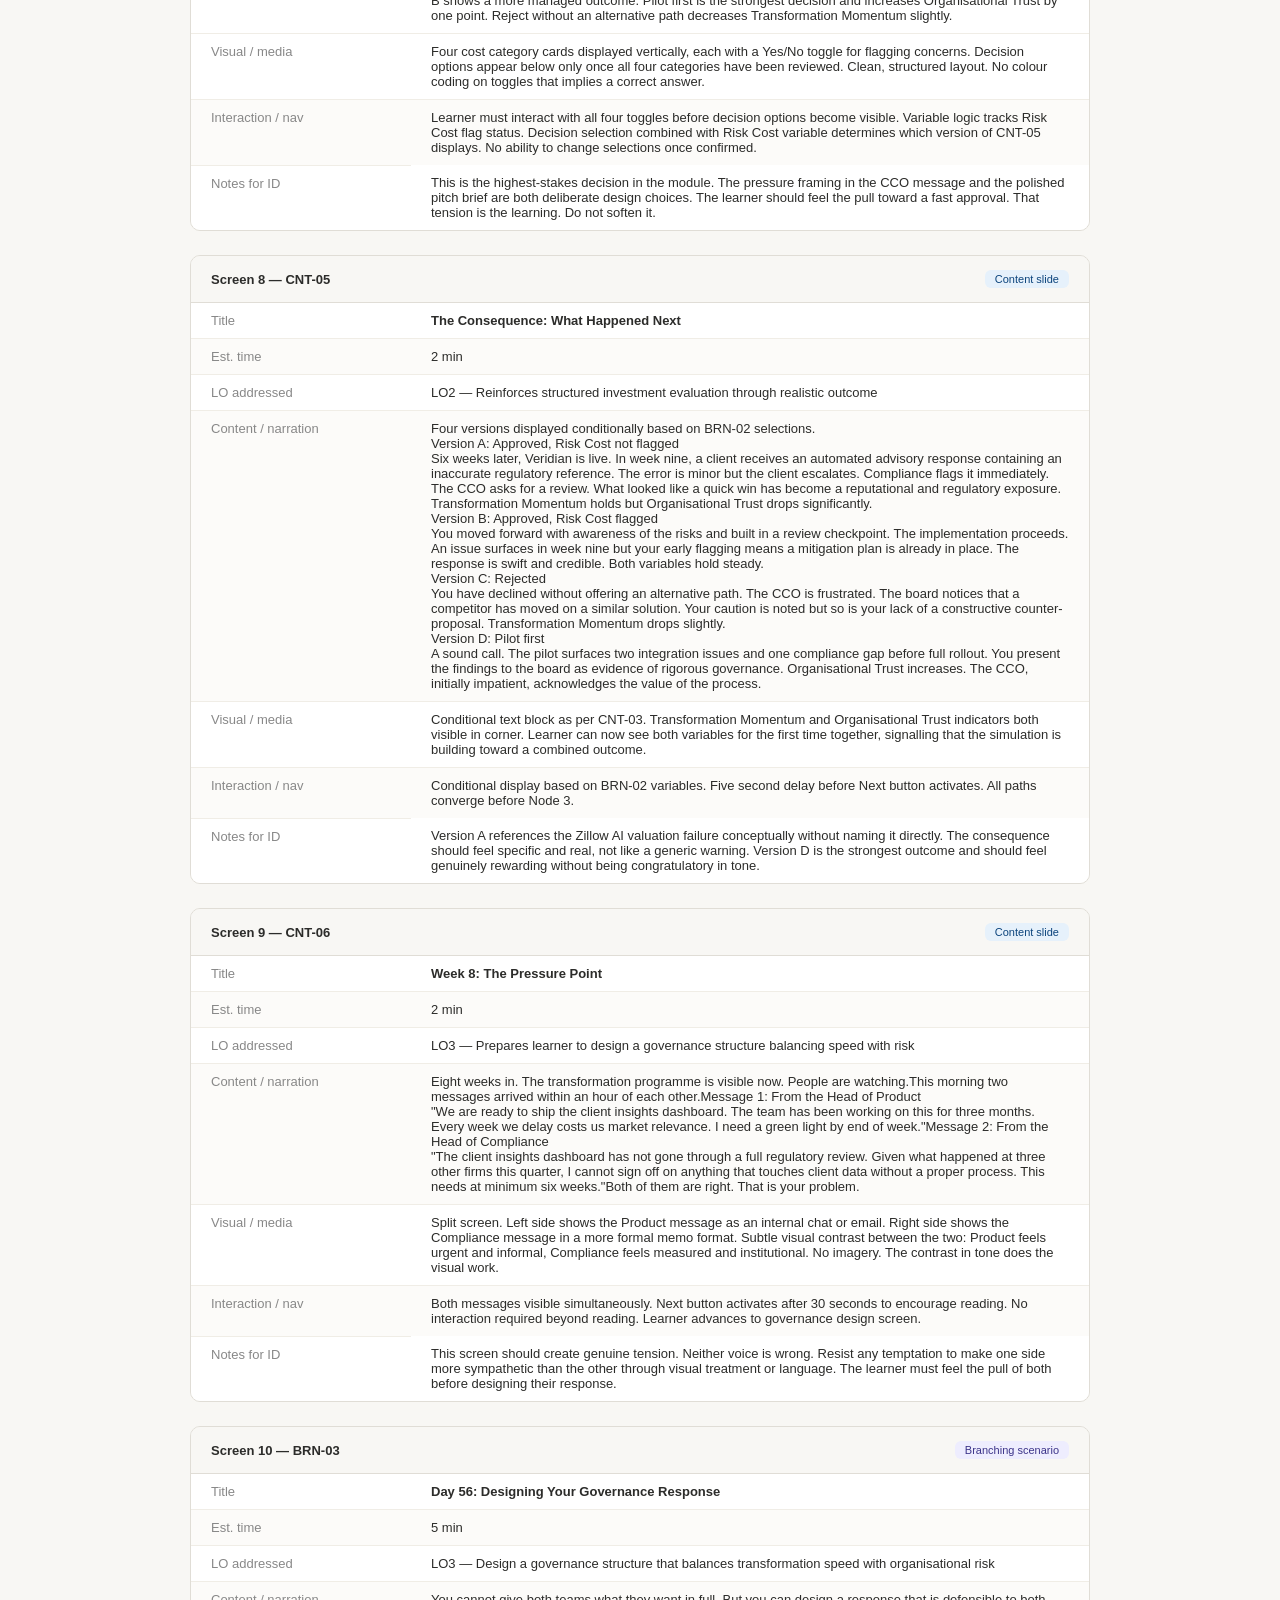
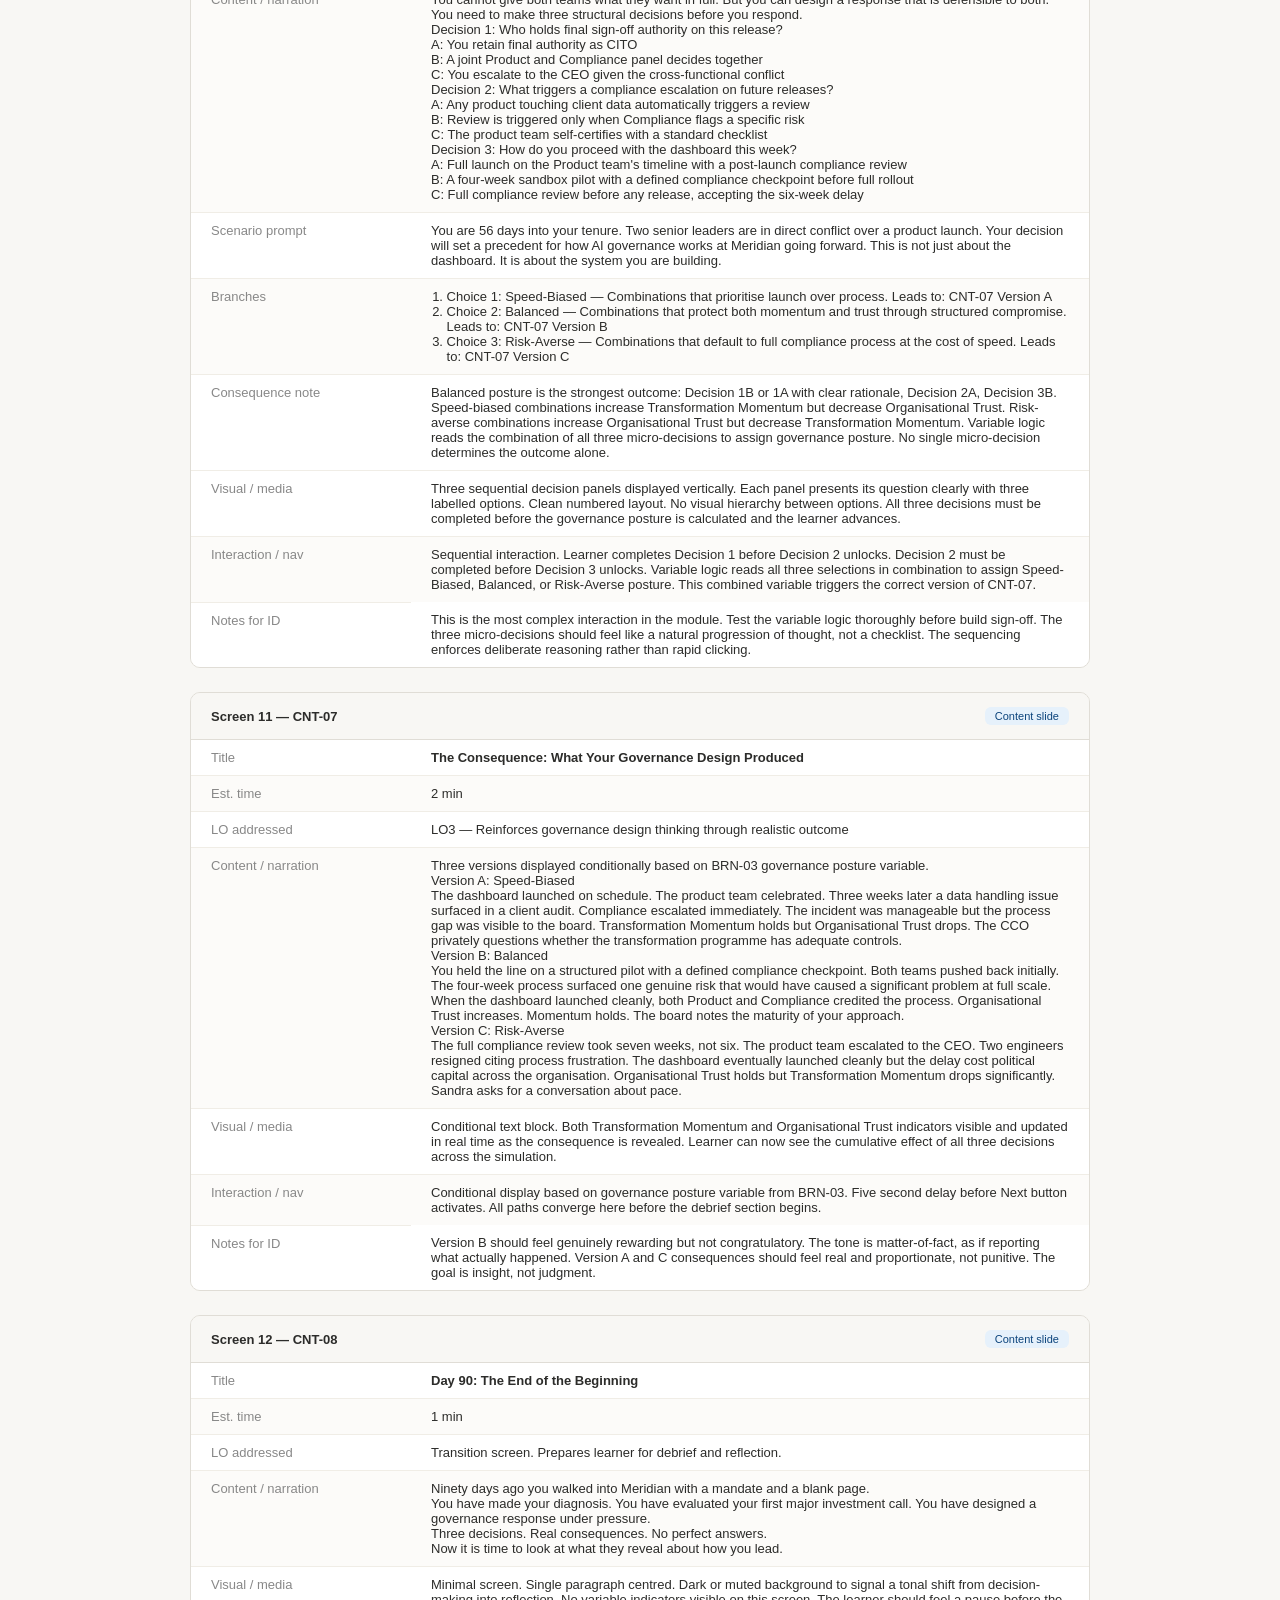
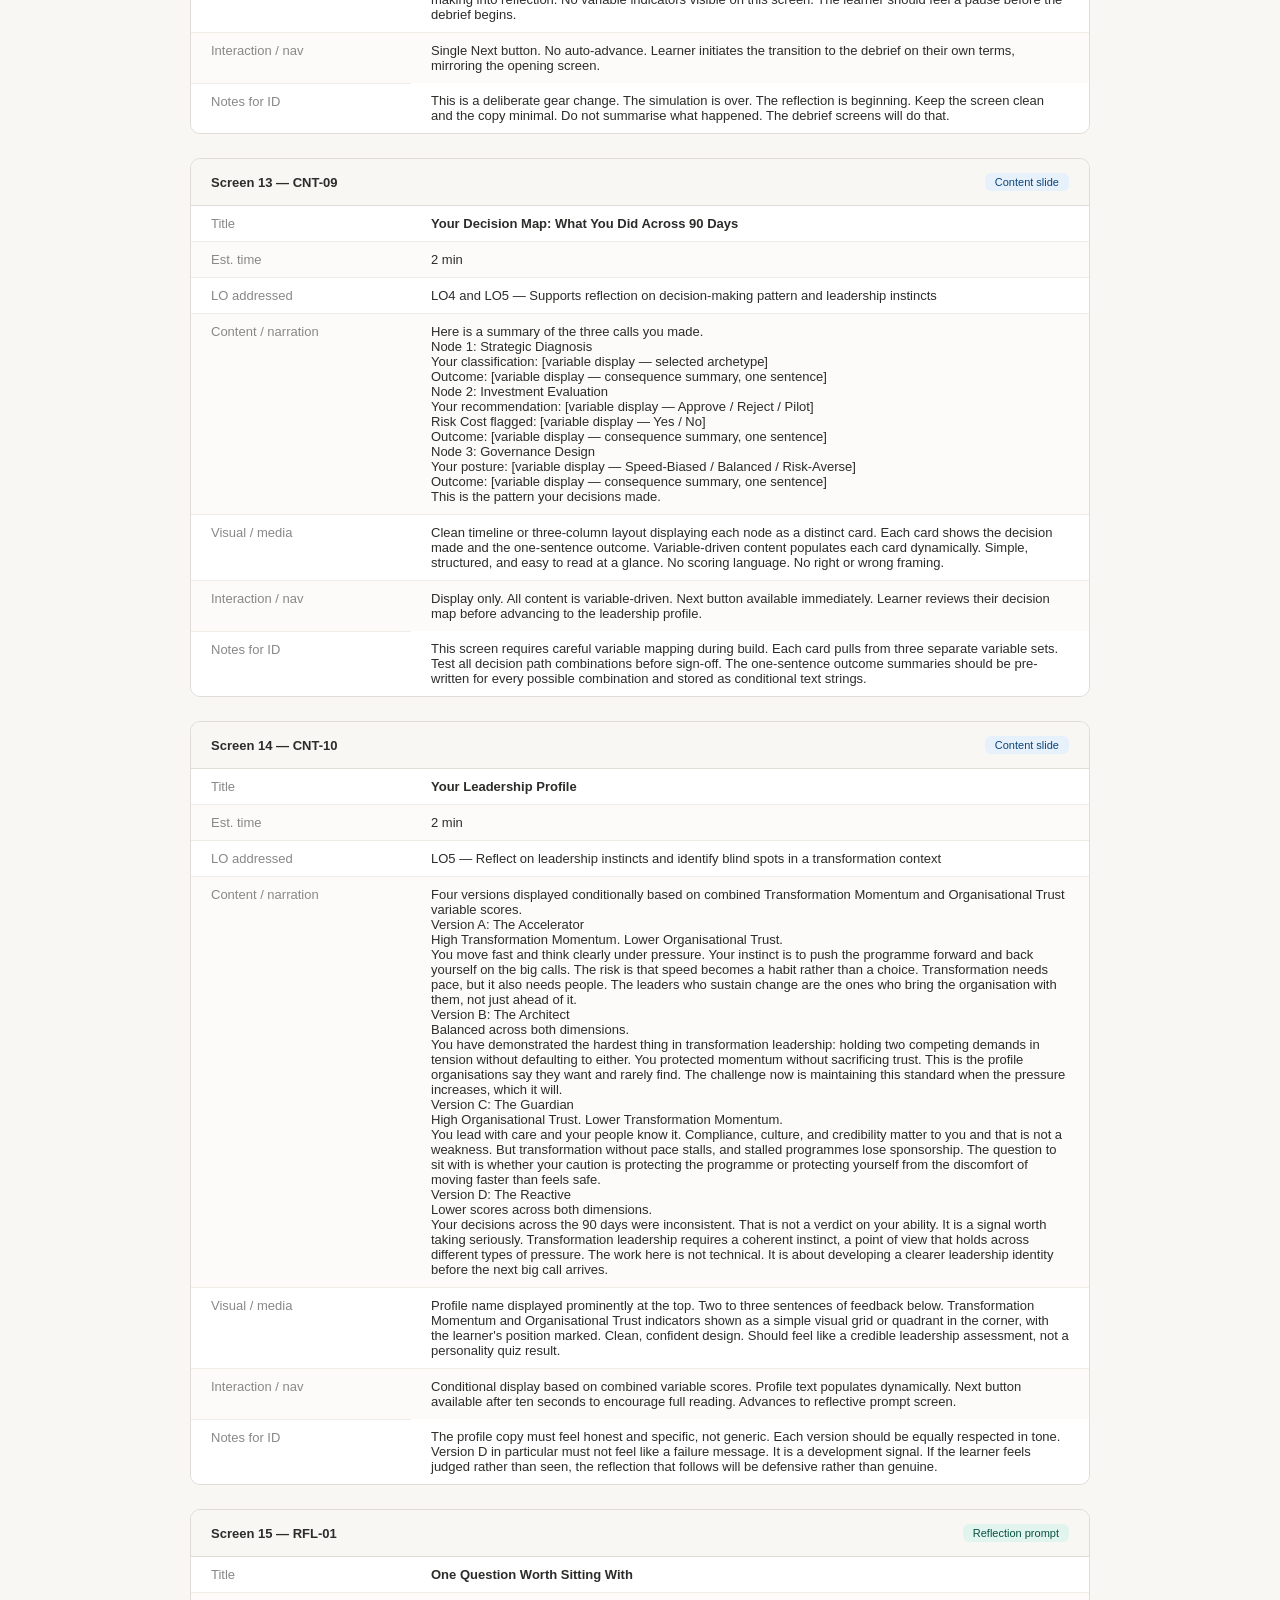
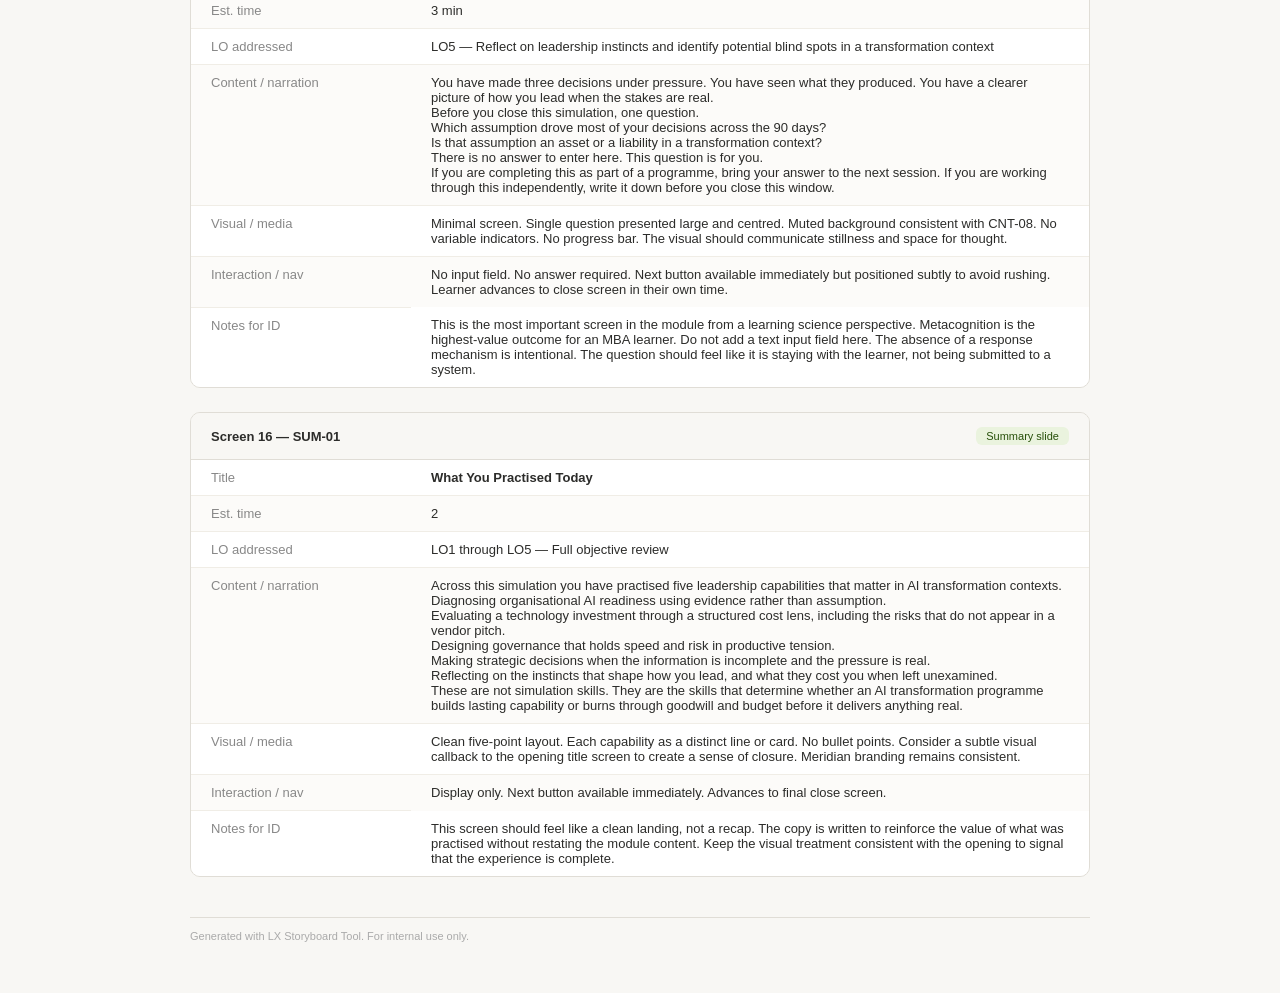
<file: v2_LX Storyboard Complete SCR1-16.html>
<!DOCTYPE html>
<html lang="en">
<head>
<meta charset="UTF-8">
<meta name="viewport" content="width=device-width,initial-scale=1">
<title>LX Storyboard — The First 90 Days: An AI Leadership Simulation</title>
<style>
  body { font-family: -apple-system, BlinkMacSystemFont, 'Segoe UI', sans-serif; background: #f8f7f4; color: #2C2C2A; max-width: 900px; margin: 0 auto; padding: 40px 24px; }
  h1 { font-size: 22px; font-weight: 600; margin-bottom: 4px; }
  h2 { font-size: 16px; font-weight: 600; margin: 32px 0 12px; color: #2C2C2A; }
  .meta-grid { display: grid; grid-template-columns: repeat(3, 1fr); gap: 12px; margin-bottom: 28px; }
  .meta-card { background: white; border: 1px solid #e0ddd6; border-radius: 8px; padding: 12px 16px; }
  .meta-label { font-size: 11px; color: #888; margin-bottom: 3px; font-weight: 600; text-transform: uppercase; letter-spacing: 0.04em; }
  .meta-value { font-size: 14px; font-weight: 500; }
  .obj-block { background: white; border: 1px solid #e0ddd6; border-radius: 10px; padding: 16px 20px; margin-bottom: 28px; }
  .obj-block ol { margin: 8px 0 0; padding-left: 1.4em; font-size: 14px; line-height: 1.8; }
  .notes-block { background: #FAEEDA; border-radius: 10px; padding: 16px 20px; margin-bottom: 28px; font-size: 14px; color: #633806; }
  @media print { body { background: white; padding: 20px; } }
</style>
</head>
<body>
  <div style="border-bottom:2px solid #2C2C2A;padding-bottom:16px;margin-bottom:24px;">
    <h1>LX Storyboard: The First 90 Days: An AI Leadership Simulation</h1>
    <p style="font-size:14px;color:#888;margin:4px 0 0;">Module 1 of 1  &mdash; v1.0 — 27 March 2026</p>
  </div>
  <div class="meta-grid">
    <div class="meta-card"><div class="meta-label">Audience</div><div class="meta-value">MBA Year 2 students with 5 to 8 years professional experience, preparing for senior leadership roles in AI-driven organisations</div></div>
    <div class="meta-card"><div class="meta-label">Duration</div><div class="meta-value">25 to 35 minutes</div></div>
    <div class="meta-card"><div class="meta-label">Authoring tool</div><div class="meta-value">ActivePresenter</div></div>
  </div>
  <div class="obj-block"><strong>Learning objectives</strong><ol><li>By the end of this module, learners will be able to:</li><li>Diagnose an organisation's AI readiness using the Digital Mastery framework</li><li>Evaluate a GenAI investment proposal using a structured four-cost model</li><li>Design a governance structure that balances transformation speed with organisational risk</li><li>Make and defend strategic decisions under conditions of ambiguity and incomplete information</li><li>Reflect on their own leadership instincts and identify potential blind spots in a transformation context</li></ol></div>
  <div class="notes-block"><strong>Notes for the ID:</strong> This is a decision-based simulation using two tracked variables: Transformation Momentum and Organisational Trust. All branching logic and consequence screens depend on these variables. Four learner profiles surface at the end based on variable combinations. Tone throughout should be case-study credible, not corporate. No bullet-pointed instruction screens. Every screen should feel like a real leadership situation, not a training module. Source of truth document: Architecting the AI-Ready Operating Model.</div>
  <h2>Screens (16 total)</h2>
  
      <div style="border:1px solid #e0ddd6;border-radius:10px;margin-bottom:24px;overflow:hidden;page-break-inside:avoid;">
        <div style="background:#f8f7f4;padding:14px 20px;border-bottom:1px solid #e0ddd6;display:flex;align-items:center;justify-content:space-between;">
          <div style="font-size:13px;font-weight:600;color:#2C2C2A;">Screen 1 — TTL-01</div>
          <span style="background:#F1EFE8;color:#444441;font-size:11px;padding:3px 10px;border-radius:6px;font-weight:500;">Title slide</span>
        </div>
        <table style="width:100%;border-collapse:collapse;font-size:13px;">
          <tr><td style="padding:10px 20px;width:180px;color:#888;font-weight:500;vertical-align:top;border-bottom:1px solid #f0ede6;background:#fff;">Title</td><td style="padding:10px 20px;vertical-align:top;border-bottom:1px solid #f0ede6;color:#2C2C2A;background:#fff;"><strong>The First 90 Days: An AI Leadership Simulation</strong></td></tr>
          <tr><td style="padding:10px 20px;color:#888;font-weight:500;vertical-align:top;border-bottom:1px solid #f0ede6;background:#fcfbf9;">Est. time</td><td style="padding:10px 20px;vertical-align:top;border-bottom:1px solid #f0ede6;color:#2C2C2A;background:#fcfbf9;">1 min</td></tr>
          <tr><td style="padding:10px 20px;color:#888;font-weight:500;vertical-align:top;border-bottom:1px solid #f0ede6;background:#fff;">LO addressed</td><td style="padding:10px 20px;vertical-align:top;border-bottom:1px solid #f0ede6;color:#2C2C2A;background:#fff;">Scene-setting only. No objective addressed directly. Prepares learner for LO1 through LO5.</td></tr>
          <tr><td style="padding:10px 20px;color:#888;font-weight:500;vertical-align:top;border-bottom:1px solid #f0ede6;background:#fcfbf9;">Content / narration</td><td style="padding:10px 20px;vertical-align:top;border-bottom:1px solid #f0ede6;color:#2C2C2A;white-space:pre-wrap;background:#fcfbf9;">You have just been appointed Chief Innovation and Transformation Officer at Meridian Financial Services. The board has approved an AI transformation programme. The budget is committed. The mandate is clear.
What happens next is down to you.
Over the next 30 minutes, you will face three decisions that will define the first 90 days of your tenure. Each decision carries consequences. There are no obviously right answers.
Your goal is not to get it perfect. It is to lead with clarity, evidence, and judgement.</td></tr>
          
          <tr><td style="padding:10px 20px;color:#888;font-weight:500;vertical-align:top;border-bottom:1px solid #f0ede6;background:#fff;">Visual / media</td><td style="padding:10px 20px;vertical-align:top;border-bottom:1px solid #f0ede6;color:#2C2C2A;background:#fff;">Clean, minimal title screen. Dark background, single bold title centred. Subtitle beneath: "A decision simulation for senior leaders." No stock photography. Consider a subtle visual motif: a timeline, a city skyline at dawn, or an abstract network graphic. Tone should feel like the opening of a Harvard Business School case, not a corporate training module.</td></tr>
          <tr><td style="padding:10px 20px;color:#888;font-weight:500;vertical-align:top;border-bottom:1px solid #f0ede6;background:#fcfbf9;">Interaction / nav</td><td style="padding:10px 20px;vertical-align:top;color:#2C2C2A;background:#fcfbf9;">Single "Begin" button. No auto-advance. Learner initiates on their own terms.</td></tr>
          <tr><td style="padding:10px 20px;color:#888;font-weight:500;vertical-align:top;background:#fff;">Notes for ID</td><td style="padding:10px 20px;vertical-align:top;color:#2C2C2A;background:#fff;">This screen sets the entire tone of the module. Resist any temptation to add learning objectives, progress bars, or instructional framing here. The learner should feel like they are entering a situation, not starting a course.
</td></tr>
        </table>
      </div>
    
      <div style="border:1px solid #e0ddd6;border-radius:10px;margin-bottom:24px;overflow:hidden;page-break-inside:avoid;">
        <div style="background:#f8f7f4;padding:14px 20px;border-bottom:1px solid #e0ddd6;display:flex;align-items:center;justify-content:space-between;">
          <div style="font-size:13px;font-weight:600;color:#2C2C2A;">Screen 2 — CNT-01</div>
          <span style="background:#E6F1FB;color:#0C447C;font-size:11px;padding:3px 10px;border-radius:6px;font-weight:500;">Content slide</span>
        </div>
        <table style="width:100%;border-collapse:collapse;font-size:13px;">
          <tr><td style="padding:10px 20px;width:180px;color:#888;font-weight:500;vertical-align:top;border-bottom:1px solid #f0ede6;background:#fff;">Title</td><td style="padding:10px 20px;vertical-align:top;border-bottom:1px solid #f0ede6;color:#2C2C2A;background:#fff;"><strong>Your Briefing: A Message from the CEO</strong></td></tr>
          <tr><td style="padding:10px 20px;color:#888;font-weight:500;vertical-align:top;border-bottom:1px solid #f0ede6;background:#fcfbf9;">Est. time</td><td style="padding:10px 20px;vertical-align:top;border-bottom:1px solid #f0ede6;color:#2C2C2A;background:#fcfbf9;">2 min</td></tr>
          <tr><td style="padding:10px 20px;color:#888;font-weight:500;vertical-align:top;border-bottom:1px solid #f0ede6;background:#fff;">LO addressed</td><td style="padding:10px 20px;vertical-align:top;border-bottom:1px solid #f0ede6;color:#2C2C2A;background:#fff;">Scene-setting. Establishes organisational context required for LO1 and LO3.</td></tr>
          <tr><td style="padding:10px 20px;color:#888;font-weight:500;vertical-align:top;border-bottom:1px solid #f0ede6;background:#fcfbf9;">Content / narration</td><td style="padding:10px 20px;vertical-align:top;border-bottom:1px solid #f0ede6;color:#2C2C2A;white-space:pre-wrap;background:#fcfbf9;">Presented as an internal memo. Formatted to look like a real document on screen:

To: Chief Innovation and Transformation Officer
From: Sandra Ortega, Chief Executive Officer
Re: AI Transformation Mandate
Date: Day 1
Welcome to Meridian.
You have been brought in because we are behind. Our competitors are moving faster, our board is asking harder questions, and our internal teams are pulling in different directions.
We have the budget. We have the ambition. What we have lacked is the architecture.
Your mandate for the first 90 days is straightforward: assess where we are, make the critical early calls, and build the foundation this programme needs to succeed.
You will face pressure from multiple directions. Some people want speed. Others want certainty. Your job is to find the path that gives us both where possible, and to be honest with the board when it does not.
I will not be prescriptive about how you do this. That is why we hired you.
I need your first strategic recommendation within 30 days.
Sandra</td></tr>
          
          <tr><td style="padding:10px 20px;color:#888;font-weight:500;vertical-align:top;border-bottom:1px solid #f0ede6;background:#fff;">Visual / media</td><td style="padding:10px 20px;vertical-align:top;border-bottom:1px solid #f0ede6;color:#2C2C2A;background:#fff;">Render this as a realistic memo document on screen. Off-white paper texture, clean serif font, Meridian Financial Services letterhead at the top. Should feel like something you would receive on your first morning. Not a slide. A document.</td></tr>
          <tr><td style="padding:10px 20px;color:#888;font-weight:500;vertical-align:top;border-bottom:1px solid #f0ede6;background:#fcfbf9;">Interaction / nav</td><td style="padding:10px 20px;vertical-align:top;color:#2C2C2A;background:#fcfbf9;">Learner reads at their own pace. Next button available immediately but positioned low on screen to discourage skipping. No auto-advance.</td></tr>
          <tr><td style="padding:10px 20px;color:#888;font-weight:500;vertical-align:top;background:#fff;">Notes for ID</td><td style="padding:10px 20px;vertical-align:top;color:#2C2C2A;background:#fff;">The memo does two things: it establishes Sandra as a credible, direct leader and it signals the tension the learner will navigate throughout, speed versus certainty. The name Meridian Financial Services should remain consistent across all subsequent screens. Do not break the fiction at any point.</td></tr>
        </table>
      </div>
    
      <div style="border:1px solid #e0ddd6;border-radius:10px;margin-bottom:24px;overflow:hidden;page-break-inside:avoid;">
        <div style="background:#f8f7f4;padding:14px 20px;border-bottom:1px solid #e0ddd6;display:flex;align-items:center;justify-content:space-between;">
          <div style="font-size:13px;font-weight:600;color:#2C2C2A;">Screen 3 — CNT-02</div>
          <span style="background:#E6F1FB;color:#0C447C;font-size:11px;padding:3px 10px;border-radius:6px;font-weight:500;">Content slide</span>
        </div>
        <table style="width:100%;border-collapse:collapse;font-size:13px;">
          <tr><td style="padding:10px 20px;width:180px;color:#888;font-weight:500;vertical-align:top;border-bottom:1px solid #f0ede6;background:#fff;">Title</td><td style="padding:10px 20px;vertical-align:top;border-bottom:1px solid #f0ede6;color:#2C2C2A;background:#fff;"><strong>Reading the Room: Four Signals from Inside Meridian</strong></td></tr>
          <tr><td style="padding:10px 20px;color:#888;font-weight:500;vertical-align:top;border-bottom:1px solid #f0ede6;background:#fcfbf9;">Est. time</td><td style="padding:10px 20px;vertical-align:top;border-bottom:1px solid #f0ede6;color:#2C2C2A;background:#fcfbf9;">3 min</td></tr>
          <tr><td style="padding:10px 20px;color:#888;font-weight:500;vertical-align:top;border-bottom:1px solid #f0ede6;background:#fff;">LO addressed</td><td style="padding:10px 20px;vertical-align:top;border-bottom:1px solid #f0ede6;color:#2C2C2A;background:#fff;">LO1 — Prepares learner to diagnose AI readiness using the Digital Mastery framework</td></tr>
          <tr><td style="padding:10px 20px;color:#888;font-weight:500;vertical-align:top;border-bottom:1px solid #f0ede6;background:#fcfbf9;">Content / narration</td><td style="padding:10px 20px;vertical-align:top;border-bottom:1px solid #f0ede6;color:#2C2C2A;white-space:pre-wrap;background:#fcfbf9;">Before you make any recommendations, you need to understand where Meridian actually stands.Four pieces of intelligence have landed on your desk this morning. Read each one carefully. You will need them.Signal 1: Data extract from the most recent employee engagement survey
"67% of staff report they do not understand how AI tools currently in use affect their day-to-day work. 41% say they have used an AI tool not approved by IT in the last three months."Signal 2: Quote from the Chief Technology Officer, captured in a recent leadership offsite
"We have run fourteen AI pilots in the last two years. Eleven of them delivered promising results. None of them have scaled."Signal 3: Summary from the most recent board technology review
"Meridian has invested significantly in point solutions across departments. Integration between systems remains low. No enterprise-wide AI strategy is currently documented."Signal 4: Note from the Head of Compliance
"Three departments are currently using generative AI tools for client-facing outputs. None have been reviewed for regulatory compliance. We have flagged this twice in the last quarter with no response."</td></tr>
          
          <tr><td style="padding:10px 20px;color:#888;font-weight:500;vertical-align:top;border-bottom:1px solid #f0ede6;background:#fff;">Visual / media</td><td style="padding:10px 20px;vertical-align:top;border-bottom:1px solid #f0ede6;color:#2C2C2A;background:#fff;">Four distinct artefact cards on screen. Each should look like a different document type: a survey extract, a handwritten-style quote pull, a formal board summary, a compliance memo. Visual variety reinforces that these are real, heterogeneous signals, not a tidy list. Subtle Meridian branding on each.</td></tr>
          <tr><td style="padding:10px 20px;color:#888;font-weight:500;vertical-align:top;border-bottom:1px solid #f0ede6;background:#fcfbf9;">Interaction / nav</td><td style="padding:10px 20px;vertical-align:top;color:#2C2C2A;background:#fcfbf9;">Each card is clickable and expands to full readable size. Learner must click and open all four before the Next button activates. This enforces engagement with the evidence before the decision point.</td></tr>
          <tr><td style="padding:10px 20px;color:#888;font-weight:500;vertical-align:top;background:#fff;">Notes for ID</td><td style="padding:10px 20px;vertical-align:top;color:#2C2C2A;background:#fff;">These four signals are deliberately ambiguous. A careful reader will spot indicators of multiple archetypes. That ambiguity is intentional. Do not add any framing that nudges the learner toward a conclusion. The evidence should speak for itself.</td></tr>
        </table>
      </div>
    
      <div style="border:1px solid #e0ddd6;border-radius:10px;margin-bottom:24px;overflow:hidden;page-break-inside:avoid;">
        <div style="background:#f8f7f4;padding:14px 20px;border-bottom:1px solid #e0ddd6;display:flex;align-items:center;justify-content:space-between;">
          <div style="font-size:13px;font-weight:600;color:#2C2C2A;">Screen 4 — BRN-01</div>
          <span style="background:#EEEDFE;color:#3C3489;font-size:11px;padding:3px 10px;border-radius:6px;font-weight:500;">Branching scenario</span>
        </div>
        <table style="width:100%;border-collapse:collapse;font-size:13px;">
          <tr><td style="padding:10px 20px;width:180px;color:#888;font-weight:500;vertical-align:top;border-bottom:1px solid #f0ede6;background:#fff;">Title</td><td style="padding:10px 20px;vertical-align:top;border-bottom:1px solid #f0ede6;color:#2C2C2A;background:#fff;"><strong>Day 7: Your First Strategic Call</strong></td></tr>
          <tr><td style="padding:10px 20px;color:#888;font-weight:500;vertical-align:top;border-bottom:1px solid #f0ede6;background:#fcfbf9;">Est. time</td><td style="padding:10px 20px;vertical-align:top;border-bottom:1px solid #f0ede6;color:#2C2C2A;background:#fcfbf9;">3 min</td></tr>
          <tr><td style="padding:10px 20px;color:#888;font-weight:500;vertical-align:top;border-bottom:1px solid #f0ede6;background:#fff;">LO addressed</td><td style="padding:10px 20px;vertical-align:top;border-bottom:1px solid #f0ede6;color:#2C2C2A;background:#fff;">LO1 — Diagnose an organisation's AI readiness using the Digital Mastery framework</td></tr>
          <tr><td style="padding:10px 20px;color:#888;font-weight:500;vertical-align:top;border-bottom:1px solid #f0ede6;background:#fcfbf9;">Content / narration</td><td style="padding:10px 20px;vertical-align:top;border-bottom:1px solid #f0ede6;color:#2C2C2A;white-space:pre-wrap;background:#fcfbf9;">Sandra has asked for your initial read of where Meridian sits. She wants a one-line assessment before you present a fuller recommendation next week. You have reviewed the signals. You have spoken informally with three senior leaders. Your instinct is forming.Based on what you have seen, how would you classify Meridian's current position?</td></tr>
          
        <tr><td style="padding:10px 20px;width:180px;color:#888;font-weight:500;vertical-align:top;border-bottom:1px solid #f0ede6;background:#fff;">Scenario prompt</td><td style="padding:10px 20px;vertical-align:top;border-bottom:1px solid #f0ede6;color:#2C2C2A;white-space:pre-wrap;background:#fff;">You are seven days into your role. Sandra Ortega has requested a preliminary organisational diagnosis before your first formal leadership meeting. You have four intelligence signals from your first week. You must commit to a classification now, knowing your transformation strategy will be built on this foundation.</td></tr>
        <tr><td style="padding:10px 20px;color:#888;font-weight:500;vertical-align:top;border-bottom:1px solid #f0ede6;background:#fcfbf9;">Branches</td><td style="padding:10px 20px;vertical-align:top;border-bottom:1px solid #f0ede6;color:#2C2C2A;background:#fcfbf9;"><ol style="margin:0;padding-left:1.2em;"><li>Choice 1: Fashionista — Strong experimentation, weak coordination and scaling. Energy without architecture. Leads to: CNT-03 Version A</li><li>Choice 2: Conservative — Strong governance, low technical agility. Stability at the cost of progress. Leads to: CNT-03 Version B</li><li>Choice 3: Beginner — Limited capability and coordination across both dimensions. Leads to: CNT-03 Version C</li></ol></td></tr>
        <tr><td style="padding:10px 20px;color:#888;font-weight:500;vertical-align:top;border-bottom:1px solid #f0ede6;background:#fff;">Consequence note</td><td style="padding:10px 20px;vertical-align:top;border-bottom:1px solid #f0ede6;color:#2C2C2A;white-space:pre-wrap;background:#fff;">Fashionista is the most defensible reading of the four signals: shadow AI is present, fourteen pilots have failed to scale, no enterprise strategy exists, and compliance has been ignored twice. Selecting Fashionista increases Transformation Momentum by one point. Conservative and Beginner are plausible but reflect incomplete reading of the evidence. Both decrease Transformation Momentum by one point. All three paths converge at CNT-03 before Node 2 begins.</td></tr>
      
          <tr><td style="padding:10px 20px;color:#888;font-weight:500;vertical-align:top;border-bottom:1px solid #f0ede6;background:#fff;">Visual / media</td><td style="padding:10px 20px;vertical-align:top;border-bottom:1px solid #f0ede6;color:#2C2C2A;background:#fff;">Three option cards presented horizontally. Each card shows the archetype name, a one-line descriptor, and a subtle visual metaphor. Clean and uncluttered. No colour coding or visual hierarchy that signals a correct answer. All three options should appear equally valid at a glance.</td></tr>
          <tr><td style="padding:10px 20px;color:#888;font-weight:500;vertical-align:top;border-bottom:1px solid #f0ede6;background:#fcfbf9;">Interaction / nav</td><td style="padding:10px 20px;vertical-align:top;color:#2C2C2A;background:#fcfbf9;">Learner selects one option. Selection confirmed with single click. No ability to change answer once confirmed. Variable adjustment triggers immediately on selection before advancing to CNT-03.</td></tr>
          <tr><td style="padding:10px 20px;color:#888;font-weight:500;vertical-align:top;background:#fff;">Notes for ID</td><td style="padding:10px 20px;vertical-align:top;color:#2C2C2A;background:#fff;">The four signals on CNT-02 point most strongly toward Fashionista but reward careful reading. Do not add any on-screen framing that nudges toward a conclusion. Consequence feedback on CNT-03 should reflect the reasoning behind each path, not simply label the answer as right or wrong.</td></tr>
        </table>
      </div>
    
      <div style="border:1px solid #e0ddd6;border-radius:10px;margin-bottom:24px;overflow:hidden;page-break-inside:avoid;">
        <div style="background:#f8f7f4;padding:14px 20px;border-bottom:1px solid #e0ddd6;display:flex;align-items:center;justify-content:space-between;">
          <div style="font-size:13px;font-weight:600;color:#2C2C2A;">Screen 5 — CNT-03</div>
          <span style="background:#E6F1FB;color:#0C447C;font-size:11px;padding:3px 10px;border-radius:6px;font-weight:500;">Content slide</span>
        </div>
        <table style="width:100%;border-collapse:collapse;font-size:13px;">
          <tr><td style="padding:10px 20px;width:180px;color:#888;font-weight:500;vertical-align:top;border-bottom:1px solid #f0ede6;background:#fff;">Title</td><td style="padding:10px 20px;vertical-align:top;border-bottom:1px solid #f0ede6;color:#2C2C2A;background:#fff;"><strong>The Consequence: What Your Diagnosis Sets in Motion</strong></td></tr>
          <tr><td style="padding:10px 20px;color:#888;font-weight:500;vertical-align:top;border-bottom:1px solid #f0ede6;background:#fcfbf9;">Est. time</td><td style="padding:10px 20px;vertical-align:top;border-bottom:1px solid #f0ede6;color:#2C2C2A;background:#fcfbf9;">2 min</td></tr>
          <tr><td style="padding:10px 20px;color:#888;font-weight:500;vertical-align:top;border-bottom:1px solid #f0ede6;background:#fff;">LO addressed</td><td style="padding:10px 20px;vertical-align:top;border-bottom:1px solid #f0ede6;color:#2C2C2A;background:#fff;">LO1 — Reinforces accurate diagnosis through realistic consequence</td></tr>
          <tr><td style="padding:10px 20px;color:#888;font-weight:500;vertical-align:top;border-bottom:1px solid #f0ede6;background:#fcfbf9;">Content / narration</td><td style="padding:10px 20px;vertical-align:top;border-bottom:1px solid #f0ede6;color:#2C2C2A;white-space:pre-wrap;background:#fcfbf9;">Three versions. Displayed conditionally based on BRN-01 selection.
Version A: Fashionista selected
You have identified the pattern accurately. Meridian has energy but no architecture. Your transformation plan will need to focus on coordination, governance, and scaling existing pilots rather than launching new ones. Sandra responds well to your read. Transformation Momentum increases.
Version B: Conservative selected
You have over-indexed on the compliance signals and missed the scale of shadow AI activity across the business. Meridian is not cautious by design. It is fragmented by neglect. Your plan will need recalibrating. Some early momentum is lost as your recommendations do not fully match the organisational reality.
Version C: Beginner selected
You have underestimated what Meridian already has. There is experimentation here, even if it is uncoordinated. Starting from scratch would be the wrong move. Your plan will need to be revised to build on existing activity rather than replace it.</td></tr>
          
          <tr><td style="padding:10px 20px;color:#888;font-weight:500;vertical-align:top;border-bottom:1px solid #f0ede6;background:#fff;">Visual / media</td><td style="padding:10px 20px;vertical-align:top;border-bottom:1px solid #f0ede6;color:#2C2C2A;background:#fff;">Single screen with conditional text block. Subtle status indicator in the corner showing current Transformation Momentum level. Not intrusive, but visible. Reinforces that decisions have cumulative weight.</td></tr>
          <tr><td style="padding:10px 20px;color:#888;font-weight:500;vertical-align:top;border-bottom:1px solid #f0ede6;background:#fcfbf9;">Interaction / nav</td><td style="padding:10px 20px;vertical-align:top;color:#2C2C2A;background:#fcfbf9;">Auto-displays correct version based on BRN-01 variable. Next button available after five seconds to encourage reading. No branching from this screen. All paths converge here before Node 2.</td></tr>
          <tr><td style="padding:10px 20px;color:#888;font-weight:500;vertical-align:top;background:#fff;">Notes for ID</td><td style="padding:10px 20px;vertical-align:top;color:#2C2C2A;background:#fff;">Keep consequence copy tight. One to three sentences maximum per version. The consequence should feel like a natural outcome, not a teacher's correction. Avoid phrases like "correct" or "unfortunately." Let the situation do the work.</td></tr>
        </table>
      </div>
    
      <div style="border:1px solid #e0ddd6;border-radius:10px;margin-bottom:24px;overflow:hidden;page-break-inside:avoid;">
        <div style="background:#f8f7f4;padding:14px 20px;border-bottom:1px solid #e0ddd6;display:flex;align-items:center;justify-content:space-between;">
          <div style="font-size:13px;font-weight:600;color:#2C2C2A;">Screen 6 — CNT-04</div>
          <span style="background:#E6F1FB;color:#0C447C;font-size:11px;padding:3px 10px;border-radius:6px;font-weight:500;">Content slide</span>
        </div>
        <table style="width:100%;border-collapse:collapse;font-size:13px;">
          <tr><td style="padding:10px 20px;width:180px;color:#888;font-weight:500;vertical-align:top;border-bottom:1px solid #f0ede6;background:#fff;">Title</td><td style="padding:10px 20px;vertical-align:top;border-bottom:1px solid #f0ede6;color:#2C2C2A;background:#fff;"><strong>Week 4: A Vendor Lands in Your Inbox</strong></td></tr>
          <tr><td style="padding:10px 20px;color:#888;font-weight:500;vertical-align:top;border-bottom:1px solid #f0ede6;background:#fcfbf9;">Est. time</td><td style="padding:10px 20px;vertical-align:top;border-bottom:1px solid #f0ede6;color:#2C2C2A;background:#fcfbf9;">2 min</td></tr>
          <tr><td style="padding:10px 20px;color:#888;font-weight:500;vertical-align:top;border-bottom:1px solid #f0ede6;background:#fff;">LO addressed</td><td style="padding:10px 20px;vertical-align:top;border-bottom:1px solid #f0ede6;color:#2C2C2A;background:#fff;">LO2 — Prepares learner to evaluate a GenAI investment using a structured cost model</td></tr>
          <tr><td style="padding:10px 20px;color:#888;font-weight:500;vertical-align:top;border-bottom:1px solid #f0ede6;background:#fcfbf9;">Content / narration</td><td style="padding:10px 20px;vertical-align:top;border-bottom:1px solid #f0ede6;color:#2C2C2A;white-space:pre-wrap;background:#fcfbf9;">Four weeks in. You are still building your transformation roadmap when a message arrives from the Chief Commercial Officer.
"I have had a meeting with a company called Veridian AI. They are pitching a generative AI solution for our client advisory team. It looks impressive. The CCO at Hartwell Bank signed off on something similar last quarter. I would like your assessment by Friday. Can we move on this?"
Attached is Veridian's pitch brief.

Veridian AI: Executive Summary for Meridian Financial Services
Veridian's GenAI platform automates the first layer of client advisory responses, reducing advisor workload by an estimated 40%. The system is trained on financial services data and integrates with standard CRM infrastructure.
Proposed implementation timeline: Eight weeks.
Licence cost: £180,000 per annum.
The platform is currently live at three UK financial services firms.</td></tr>
          
          <tr><td style="padding:10px 20px;color:#888;font-weight:500;vertical-align:top;border-bottom:1px solid #f0ede6;background:#fff;">Visual / media</td><td style="padding:10px 20px;vertical-align:top;border-bottom:1px solid #f0ede6;color:#2C2C2A;background:#fff;">Two-part screen. Top half shows the CCO's message as a realistic email interface. Bottom half renders the Veridian pitch brief as a one-page document. Both should feel authentic. The CCO's message has a casual, pressured tone. The pitch brief is polished and confident.</td></tr>
          <tr><td style="padding:10px 20px;color:#888;font-weight:500;vertical-align:top;border-bottom:1px solid #f0ede6;background:#fcfbf9;">Interaction / nav</td><td style="padding:10px 20px;vertical-align:top;color:#2C2C2A;background:#fcfbf9;">Both documents are readable on screen. Next button activates after both sections have been scrolled or viewed. Learner cannot skip directly to the decision without engaging with the material.</td></tr>
          <tr><td style="padding:10px 20px;color:#888;font-weight:500;vertical-align:top;background:#fff;">Notes for ID</td><td style="padding:10px 20px;vertical-align:top;color:#2C2C2A;background:#fff;">The CCO's message creates social and political pressure to move fast. This is deliberate. The pitch brief is intentionally seductive: headline numbers, short timeline, social proof from a competitor. Neither document mentions risk, maintenance, or inference costs. The learner needs to notice what is missing, not just what is present.</td></tr>
        </table>
      </div>
    
      <div style="border:1px solid #e0ddd6;border-radius:10px;margin-bottom:24px;overflow:hidden;page-break-inside:avoid;">
        <div style="background:#f8f7f4;padding:14px 20px;border-bottom:1px solid #e0ddd6;display:flex;align-items:center;justify-content:space-between;">
          <div style="font-size:13px;font-weight:600;color:#2C2C2A;">Screen 7 — BRN-02</div>
          <span style="background:#EEEDFE;color:#3C3489;font-size:11px;padding:3px 10px;border-radius:6px;font-weight:500;">Branching scenario</span>
        </div>
        <table style="width:100%;border-collapse:collapse;font-size:13px;">
          <tr><td style="padding:10px 20px;width:180px;color:#888;font-weight:500;vertical-align:top;border-bottom:1px solid #f0ede6;background:#fff;">Title</td><td style="padding:10px 20px;vertical-align:top;border-bottom:1px solid #f0ede6;color:#2C2C2A;background:#fff;"><strong>Your Assessment: Evaluating the Veridian Proposal</strong></td></tr>
          <tr><td style="padding:10px 20px;color:#888;font-weight:500;vertical-align:top;border-bottom:1px solid #f0ede6;background:#fcfbf9;">Est. time</td><td style="padding:10px 20px;vertical-align:top;border-bottom:1px solid #f0ede6;color:#2C2C2A;background:#fcfbf9;">4 min</td></tr>
          <tr><td style="padding:10px 20px;color:#888;font-weight:500;vertical-align:top;border-bottom:1px solid #f0ede6;background:#fff;">LO addressed</td><td style="padding:10px 20px;vertical-align:top;border-bottom:1px solid #f0ede6;color:#2C2C2A;background:#fff;">LO2 — Evaluate a GenAI investment proposal using a structured four-cost model</td></tr>
          <tr><td style="padding:10px 20px;color:#888;font-weight:500;vertical-align:top;border-bottom:1px solid #f0ede6;background:#fcfbf9;">Content / narration</td><td style="padding:10px 20px;vertical-align:top;border-bottom:1px solid #f0ede6;color:#2C2C2A;white-space:pre-wrap;background:#fcfbf9;">Before you respond to the CCO, you run the proposal through your investment evaluation framework. Review each cost category below and flag any concerns before making your recommendation.
Development Cost: Data collection, prompt engineering, and integration work required before the platform goes live. Flag a concern? Yes / No
Inference Cost: Cost per query, expected volume of client interactions, and latency requirements for real-time advisory responses. Flag a concern? Yes / No
Risk Cost: Potential for hallucinations in client-facing outputs, regulatory exposure, reputational risk, and bias in automated responses. Flag a concern? Yes / No
Maintenance Cost: Model drift over time, re-evaluation requirements, and cost of rebuilding integrations as the platform updates. Flag a concern? Yes / No</td></tr>
          
        <tr><td style="padding:10px 20px;width:180px;color:#888;font-weight:500;vertical-align:top;border-bottom:1px solid #f0ede6;background:#fff;">Scenario prompt</td><td style="padding:10px 20px;vertical-align:top;border-bottom:1px solid #f0ede6;color:#2C2C2A;white-space:pre-wrap;background:#fff;">You are four weeks in. The CCO has forwarded a vendor pitch and wants your assessment by Friday. The proposal looks polished and moves fast. A competitor has already adopted something similar. You must evaluate it rigorously before responding, knowing that your recommendation will signal to the business what kind of transformation leader you are.</td></tr>
        <tr><td style="padding:10px 20px;color:#888;font-weight:500;vertical-align:top;border-bottom:1px solid #f0ede6;background:#fcfbf9;">Branches</td><td style="padding:10px 20px;vertical-align:top;border-bottom:1px solid #f0ede6;color:#2C2C2A;background:#fcfbf9;"><ol style="margin:0;padding-left:1.2em;"><li>Choice 1: Approve — Move forward with full implementation on the proposed timeline. Leads to: CNT-05 Version A or B depending on whether Risk Cost was flagged.</li><li>Choice 2: Reject — Do not proceed with this vendor at this stage. Leads to: CNT-05 Version C</li><li>Choice 3: Pilot first — Approve a limited sandbox pilot before any commitment to full rollout. Leads to: CNT-05 Version D</li></ol></td></tr>
        <tr><td style="padding:10px 20px;color:#888;font-weight:500;vertical-align:top;border-bottom:1px solid #f0ede6;background:#fff;">Consequence note</td><td style="padding:10px 20px;vertical-align:top;border-bottom:1px solid #f0ede6;color:#2C2C2A;white-space:pre-wrap;background:#fff;">The Veridian brief contains no mention of hallucination risk or regulatory compliance. In a financial services context this should trigger immediate concern. If Risk Cost is not flagged and the learner approves, Version A triggers a reputational and compliance consequence. If Risk Cost is flagged and the learner approves, Version B shows a more managed outcome. Pilot first is the strongest decision and increases Organisational Trust by one point. Reject without an alternative path decreases Transformation Momentum slightly.</td></tr>
      
          <tr><td style="padding:10px 20px;color:#888;font-weight:500;vertical-align:top;border-bottom:1px solid #f0ede6;background:#fff;">Visual / media</td><td style="padding:10px 20px;vertical-align:top;border-bottom:1px solid #f0ede6;color:#2C2C2A;background:#fff;">Four cost category cards displayed vertically, each with a Yes/No toggle for flagging concerns. Decision options appear below only once all four categories have been reviewed. Clean, structured layout. No colour coding on toggles that implies a correct answer.</td></tr>
          <tr><td style="padding:10px 20px;color:#888;font-weight:500;vertical-align:top;border-bottom:1px solid #f0ede6;background:#fcfbf9;">Interaction / nav</td><td style="padding:10px 20px;vertical-align:top;color:#2C2C2A;background:#fcfbf9;">Learner must interact with all four toggles before decision options become visible. Variable logic tracks Risk Cost flag status. Decision selection combined with Risk Cost variable determines which version of CNT-05 displays. No ability to change selections once confirmed.</td></tr>
          <tr><td style="padding:10px 20px;color:#888;font-weight:500;vertical-align:top;background:#fff;">Notes for ID</td><td style="padding:10px 20px;vertical-align:top;color:#2C2C2A;background:#fff;">This is the highest-stakes decision in the module. The pressure framing in the CCO message and the polished pitch brief are both deliberate design choices. The learner should feel the pull toward a fast approval. That tension is the learning. Do not soften it.</td></tr>
        </table>
      </div>
    
      <div style="border:1px solid #e0ddd6;border-radius:10px;margin-bottom:24px;overflow:hidden;page-break-inside:avoid;">
        <div style="background:#f8f7f4;padding:14px 20px;border-bottom:1px solid #e0ddd6;display:flex;align-items:center;justify-content:space-between;">
          <div style="font-size:13px;font-weight:600;color:#2C2C2A;">Screen 8 — CNT-05</div>
          <span style="background:#E6F1FB;color:#0C447C;font-size:11px;padding:3px 10px;border-radius:6px;font-weight:500;">Content slide</span>
        </div>
        <table style="width:100%;border-collapse:collapse;font-size:13px;">
          <tr><td style="padding:10px 20px;width:180px;color:#888;font-weight:500;vertical-align:top;border-bottom:1px solid #f0ede6;background:#fff;">Title</td><td style="padding:10px 20px;vertical-align:top;border-bottom:1px solid #f0ede6;color:#2C2C2A;background:#fff;"><strong>The Consequence: What Happened Next</strong></td></tr>
          <tr><td style="padding:10px 20px;color:#888;font-weight:500;vertical-align:top;border-bottom:1px solid #f0ede6;background:#fcfbf9;">Est. time</td><td style="padding:10px 20px;vertical-align:top;border-bottom:1px solid #f0ede6;color:#2C2C2A;background:#fcfbf9;">2 min</td></tr>
          <tr><td style="padding:10px 20px;color:#888;font-weight:500;vertical-align:top;border-bottom:1px solid #f0ede6;background:#fff;">LO addressed</td><td style="padding:10px 20px;vertical-align:top;border-bottom:1px solid #f0ede6;color:#2C2C2A;background:#fff;">LO2 — Reinforces structured investment evaluation through realistic outcome</td></tr>
          <tr><td style="padding:10px 20px;color:#888;font-weight:500;vertical-align:top;border-bottom:1px solid #f0ede6;background:#fcfbf9;">Content / narration</td><td style="padding:10px 20px;vertical-align:top;border-bottom:1px solid #f0ede6;color:#2C2C2A;white-space:pre-wrap;background:#fcfbf9;">Four versions displayed conditionally based on BRN-02 selections.
Version A: Approved, Risk Cost not flagged
Six weeks later, Veridian is live. In week nine, a client receives an automated advisory response containing an inaccurate regulatory reference. The error is minor but the client escalates. Compliance flags it immediately. The CCO asks for a review. What looked like a quick win has become a reputational and regulatory exposure. Transformation Momentum holds but Organisational Trust drops significantly.
Version B: Approved, Risk Cost flagged
You moved forward with awareness of the risks and built in a review checkpoint. The implementation proceeds. An issue surfaces in week nine but your early flagging means a mitigation plan is already in place. The response is swift and credible. Both variables hold steady.
Version C: Rejected
You have declined without offering an alternative path. The CCO is frustrated. The board notices that a competitor has moved on a similar solution. Your caution is noted but so is your lack of a constructive counter-proposal. Transformation Momentum drops slightly.
Version D: Pilot first
A sound call. The pilot surfaces two integration issues and one compliance gap before full rollout. You present the findings to the board as evidence of rigorous governance. Organisational Trust increases. The CCO, initially impatient, acknowledges the value of the process.</td></tr>
          
          <tr><td style="padding:10px 20px;color:#888;font-weight:500;vertical-align:top;border-bottom:1px solid #f0ede6;background:#fff;">Visual / media</td><td style="padding:10px 20px;vertical-align:top;border-bottom:1px solid #f0ede6;color:#2C2C2A;background:#fff;">Conditional text block as per CNT-03. Transformation Momentum and Organisational Trust indicators both visible in corner. Learner can now see both variables for the first time together, signalling that the simulation is building toward a combined outcome.</td></tr>
          <tr><td style="padding:10px 20px;color:#888;font-weight:500;vertical-align:top;border-bottom:1px solid #f0ede6;background:#fcfbf9;">Interaction / nav</td><td style="padding:10px 20px;vertical-align:top;color:#2C2C2A;background:#fcfbf9;">Conditional display based on BRN-02 variables. Five second delay before Next button activates. All paths converge before Node 3.</td></tr>
          <tr><td style="padding:10px 20px;color:#888;font-weight:500;vertical-align:top;background:#fff;">Notes for ID</td><td style="padding:10px 20px;vertical-align:top;color:#2C2C2A;background:#fff;">Version A references the Zillow AI valuation failure conceptually without naming it directly. The consequence should feel specific and real, not like a generic warning. Version D is the strongest outcome and should feel genuinely rewarding without being congratulatory in tone.</td></tr>
        </table>
      </div>
    
      <div style="border:1px solid #e0ddd6;border-radius:10px;margin-bottom:24px;overflow:hidden;page-break-inside:avoid;">
        <div style="background:#f8f7f4;padding:14px 20px;border-bottom:1px solid #e0ddd6;display:flex;align-items:center;justify-content:space-between;">
          <div style="font-size:13px;font-weight:600;color:#2C2C2A;">Screen 9 — CNT-06</div>
          <span style="background:#E6F1FB;color:#0C447C;font-size:11px;padding:3px 10px;border-radius:6px;font-weight:500;">Content slide</span>
        </div>
        <table style="width:100%;border-collapse:collapse;font-size:13px;">
          <tr><td style="padding:10px 20px;width:180px;color:#888;font-weight:500;vertical-align:top;border-bottom:1px solid #f0ede6;background:#fff;">Title</td><td style="padding:10px 20px;vertical-align:top;border-bottom:1px solid #f0ede6;color:#2C2C2A;background:#fff;"><strong>Week 8: The Pressure Point</strong></td></tr>
          <tr><td style="padding:10px 20px;color:#888;font-weight:500;vertical-align:top;border-bottom:1px solid #f0ede6;background:#fcfbf9;">Est. time</td><td style="padding:10px 20px;vertical-align:top;border-bottom:1px solid #f0ede6;color:#2C2C2A;background:#fcfbf9;">2 min</td></tr>
          <tr><td style="padding:10px 20px;color:#888;font-weight:500;vertical-align:top;border-bottom:1px solid #f0ede6;background:#fff;">LO addressed</td><td style="padding:10px 20px;vertical-align:top;border-bottom:1px solid #f0ede6;color:#2C2C2A;background:#fff;">LO3 — Prepares learner to design a governance structure balancing speed with risk</td></tr>
          <tr><td style="padding:10px 20px;color:#888;font-weight:500;vertical-align:top;border-bottom:1px solid #f0ede6;background:#fcfbf9;">Content / narration</td><td style="padding:10px 20px;vertical-align:top;border-bottom:1px solid #f0ede6;color:#2C2C2A;white-space:pre-wrap;background:#fcfbf9;">Eight weeks in. The transformation programme is visible now. People are watching.This morning two messages arrived within an hour of each other.Message 1: From the Head of Product
"We are ready to ship the client insights dashboard. The team has been working on this for three months. Every week we delay costs us market relevance. I need a green light by end of week."Message 2: From the Head of Compliance
"The client insights dashboard has not gone through a full regulatory review. Given what happened at three other firms this quarter, I cannot sign off on anything that touches client data without a proper process. This needs at minimum six weeks."Both of them are right. That is your problem.</td></tr>
          
          <tr><td style="padding:10px 20px;color:#888;font-weight:500;vertical-align:top;border-bottom:1px solid #f0ede6;background:#fff;">Visual / media</td><td style="padding:10px 20px;vertical-align:top;border-bottom:1px solid #f0ede6;color:#2C2C2A;background:#fff;">Split screen. Left side shows the Product message as an internal chat or email. Right side shows the Compliance message in a more formal memo format. Subtle visual contrast between the two: Product feels urgent and informal, Compliance feels measured and institutional. No imagery. The contrast in tone does the visual work.</td></tr>
          <tr><td style="padding:10px 20px;color:#888;font-weight:500;vertical-align:top;border-bottom:1px solid #f0ede6;background:#fcfbf9;">Interaction / nav</td><td style="padding:10px 20px;vertical-align:top;color:#2C2C2A;background:#fcfbf9;">Both messages visible simultaneously. Next button activates after 30 seconds to encourage reading. No interaction required beyond reading. Learner advances to governance design screen.</td></tr>
          <tr><td style="padding:10px 20px;color:#888;font-weight:500;vertical-align:top;background:#fff;">Notes for ID</td><td style="padding:10px 20px;vertical-align:top;color:#2C2C2A;background:#fff;">This screen should create genuine tension. Neither voice is wrong. Resist any temptation to make one side more sympathetic than the other through visual treatment or language. The learner must feel the pull of both before designing their response.</td></tr>
        </table>
      </div>
    
      <div style="border:1px solid #e0ddd6;border-radius:10px;margin-bottom:24px;overflow:hidden;page-break-inside:avoid;">
        <div style="background:#f8f7f4;padding:14px 20px;border-bottom:1px solid #e0ddd6;display:flex;align-items:center;justify-content:space-between;">
          <div style="font-size:13px;font-weight:600;color:#2C2C2A;">Screen 10 — BRN-03</div>
          <span style="background:#EEEDFE;color:#3C3489;font-size:11px;padding:3px 10px;border-radius:6px;font-weight:500;">Branching scenario</span>
        </div>
        <table style="width:100%;border-collapse:collapse;font-size:13px;">
          <tr><td style="padding:10px 20px;width:180px;color:#888;font-weight:500;vertical-align:top;border-bottom:1px solid #f0ede6;background:#fff;">Title</td><td style="padding:10px 20px;vertical-align:top;border-bottom:1px solid #f0ede6;color:#2C2C2A;background:#fff;"><strong>Day 56: Designing Your Governance Response</strong></td></tr>
          <tr><td style="padding:10px 20px;color:#888;font-weight:500;vertical-align:top;border-bottom:1px solid #f0ede6;background:#fcfbf9;">Est. time</td><td style="padding:10px 20px;vertical-align:top;border-bottom:1px solid #f0ede6;color:#2C2C2A;background:#fcfbf9;">5 min</td></tr>
          <tr><td style="padding:10px 20px;color:#888;font-weight:500;vertical-align:top;border-bottom:1px solid #f0ede6;background:#fff;">LO addressed</td><td style="padding:10px 20px;vertical-align:top;border-bottom:1px solid #f0ede6;color:#2C2C2A;background:#fff;">LO3 — Design a governance structure that balances transformation speed with organisational risk</td></tr>
          <tr><td style="padding:10px 20px;color:#888;font-weight:500;vertical-align:top;border-bottom:1px solid #f0ede6;background:#fcfbf9;">Content / narration</td><td style="padding:10px 20px;vertical-align:top;border-bottom:1px solid #f0ede6;color:#2C2C2A;white-space:pre-wrap;background:#fcfbf9;">You cannot give both teams what they want in full. But you can design a response that is defensible to both.
You need to make three structural decisions before you respond.
Decision 1: Who holds final sign-off authority on this release?
A: You retain final authority as CITO
B: A joint Product and Compliance panel decides together
C: You escalate to the CEO given the cross-functional conflict
Decision 2: What triggers a compliance escalation on future releases?
A: Any product touching client data automatically triggers a review
B: Review is triggered only when Compliance flags a specific risk
C: The product team self-certifies with a standard checklist
Decision 3: How do you proceed with the dashboard this week?
A: Full launch on the Product team's timeline with a post-launch compliance review
B: A four-week sandbox pilot with a defined compliance checkpoint before full rollout
C: Full compliance review before any release, accepting the six-week delay</td></tr>
          
        <tr><td style="padding:10px 20px;width:180px;color:#888;font-weight:500;vertical-align:top;border-bottom:1px solid #f0ede6;background:#fff;">Scenario prompt</td><td style="padding:10px 20px;vertical-align:top;border-bottom:1px solid #f0ede6;color:#2C2C2A;white-space:pre-wrap;background:#fff;">You are 56 days into your tenure. Two senior leaders are in direct conflict over a product launch. Your decision will set a precedent for how AI governance works at Meridian going forward. This is not just about the dashboard. It is about the system you are building.</td></tr>
        <tr><td style="padding:10px 20px;color:#888;font-weight:500;vertical-align:top;border-bottom:1px solid #f0ede6;background:#fcfbf9;">Branches</td><td style="padding:10px 20px;vertical-align:top;border-bottom:1px solid #f0ede6;color:#2C2C2A;background:#fcfbf9;"><ol style="margin:0;padding-left:1.2em;"><li>Choice 1: Speed-Biased — Combinations that prioritise launch over process. Leads to: CNT-07 Version A</li><li>Choice 2: Balanced — Combinations that protect both momentum and trust through structured compromise. Leads to: CNT-07 Version B</li><li>Choice 3: Risk-Averse — Combinations that default to full compliance process at the cost of speed. Leads to: CNT-07 Version C</li></ol></td></tr>
        <tr><td style="padding:10px 20px;color:#888;font-weight:500;vertical-align:top;border-bottom:1px solid #f0ede6;background:#fff;">Consequence note</td><td style="padding:10px 20px;vertical-align:top;border-bottom:1px solid #f0ede6;color:#2C2C2A;white-space:pre-wrap;background:#fff;">Balanced posture is the strongest outcome: Decision 1B or 1A with clear rationale, Decision 2A, Decision 3B. Speed-biased combinations increase Transformation Momentum but decrease Organisational Trust. Risk-averse combinations increase Organisational Trust but decrease Transformation Momentum. Variable logic reads the combination of all three micro-decisions to assign governance posture. No single micro-decision determines the outcome alone.</td></tr>
      
          <tr><td style="padding:10px 20px;color:#888;font-weight:500;vertical-align:top;border-bottom:1px solid #f0ede6;background:#fff;">Visual / media</td><td style="padding:10px 20px;vertical-align:top;border-bottom:1px solid #f0ede6;color:#2C2C2A;background:#fff;">Three sequential decision panels displayed vertically. Each panel presents its question clearly with three labelled options. Clean numbered layout. No visual hierarchy between options. All three decisions must be completed before the governance posture is calculated and the learner advances.</td></tr>
          <tr><td style="padding:10px 20px;color:#888;font-weight:500;vertical-align:top;border-bottom:1px solid #f0ede6;background:#fcfbf9;">Interaction / nav</td><td style="padding:10px 20px;vertical-align:top;color:#2C2C2A;background:#fcfbf9;">Sequential interaction. Learner completes Decision 1 before Decision 2 unlocks. Decision 2 must be completed before Decision 3 unlocks. Variable logic reads all three selections in combination to assign Speed-Biased, Balanced, or Risk-Averse posture. This combined variable triggers the correct version of CNT-07.</td></tr>
          <tr><td style="padding:10px 20px;color:#888;font-weight:500;vertical-align:top;background:#fff;">Notes for ID</td><td style="padding:10px 20px;vertical-align:top;color:#2C2C2A;background:#fff;">This is the most complex interaction in the module. Test the variable logic thoroughly before build sign-off. The three micro-decisions should feel like a natural progression of thought, not a checklist. The sequencing enforces deliberate reasoning rather than rapid clicking.</td></tr>
        </table>
      </div>
    
      <div style="border:1px solid #e0ddd6;border-radius:10px;margin-bottom:24px;overflow:hidden;page-break-inside:avoid;">
        <div style="background:#f8f7f4;padding:14px 20px;border-bottom:1px solid #e0ddd6;display:flex;align-items:center;justify-content:space-between;">
          <div style="font-size:13px;font-weight:600;color:#2C2C2A;">Screen 11 — CNT-07</div>
          <span style="background:#E6F1FB;color:#0C447C;font-size:11px;padding:3px 10px;border-radius:6px;font-weight:500;">Content slide</span>
        </div>
        <table style="width:100%;border-collapse:collapse;font-size:13px;">
          <tr><td style="padding:10px 20px;width:180px;color:#888;font-weight:500;vertical-align:top;border-bottom:1px solid #f0ede6;background:#fff;">Title</td><td style="padding:10px 20px;vertical-align:top;border-bottom:1px solid #f0ede6;color:#2C2C2A;background:#fff;"><strong>The Consequence: What Your Governance Design Produced</strong></td></tr>
          <tr><td style="padding:10px 20px;color:#888;font-weight:500;vertical-align:top;border-bottom:1px solid #f0ede6;background:#fcfbf9;">Est. time</td><td style="padding:10px 20px;vertical-align:top;border-bottom:1px solid #f0ede6;color:#2C2C2A;background:#fcfbf9;">2 min</td></tr>
          <tr><td style="padding:10px 20px;color:#888;font-weight:500;vertical-align:top;border-bottom:1px solid #f0ede6;background:#fff;">LO addressed</td><td style="padding:10px 20px;vertical-align:top;border-bottom:1px solid #f0ede6;color:#2C2C2A;background:#fff;">LO3 — Reinforces governance design thinking through realistic outcome</td></tr>
          <tr><td style="padding:10px 20px;color:#888;font-weight:500;vertical-align:top;border-bottom:1px solid #f0ede6;background:#fcfbf9;">Content / narration</td><td style="padding:10px 20px;vertical-align:top;border-bottom:1px solid #f0ede6;color:#2C2C2A;white-space:pre-wrap;background:#fcfbf9;">Three versions displayed conditionally based on BRN-03 governance posture variable.
Version A: Speed-Biased
The dashboard launched on schedule. The product team celebrated. Three weeks later a data handling issue surfaced in a client audit. Compliance escalated immediately. The incident was manageable but the process gap was visible to the board. Transformation Momentum holds but Organisational Trust drops. The CCO privately questions whether the transformation programme has adequate controls.
Version B: Balanced
You held the line on a structured pilot with a defined compliance checkpoint. Both teams pushed back initially. The four-week process surfaced one genuine risk that would have caused a significant problem at full scale. When the dashboard launched cleanly, both Product and Compliance credited the process. Organisational Trust increases. Momentum holds. The board notes the maturity of your approach.
Version C: Risk-Averse
The full compliance review took seven weeks, not six. The product team escalated to the CEO. Two engineers resigned citing process frustration. The dashboard eventually launched cleanly but the delay cost political capital across the organisation. Organisational Trust holds but Transformation Momentum drops significantly. Sandra asks for a conversation about pace.</td></tr>
          
          <tr><td style="padding:10px 20px;color:#888;font-weight:500;vertical-align:top;border-bottom:1px solid #f0ede6;background:#fff;">Visual / media</td><td style="padding:10px 20px;vertical-align:top;border-bottom:1px solid #f0ede6;color:#2C2C2A;background:#fff;">Conditional text block. Both Transformation Momentum and Organisational Trust indicators visible and updated in real time as the consequence is revealed. Learner can now see the cumulative effect of all three decisions across the simulation.
</td></tr>
          <tr><td style="padding:10px 20px;color:#888;font-weight:500;vertical-align:top;border-bottom:1px solid #f0ede6;background:#fcfbf9;">Interaction / nav</td><td style="padding:10px 20px;vertical-align:top;color:#2C2C2A;background:#fcfbf9;">Conditional display based on governance posture variable from BRN-03. Five second delay before Next button activates. All paths converge here before the debrief section begins.</td></tr>
          <tr><td style="padding:10px 20px;color:#888;font-weight:500;vertical-align:top;background:#fff;">Notes for ID</td><td style="padding:10px 20px;vertical-align:top;color:#2C2C2A;background:#fff;">Version B should feel genuinely rewarding but not congratulatory. The tone is matter-of-fact, as if reporting what actually happened. Version A and C consequences should feel real and proportionate, not punitive. The goal is insight, not judgment.</td></tr>
        </table>
      </div>
    
      <div style="border:1px solid #e0ddd6;border-radius:10px;margin-bottom:24px;overflow:hidden;page-break-inside:avoid;">
        <div style="background:#f8f7f4;padding:14px 20px;border-bottom:1px solid #e0ddd6;display:flex;align-items:center;justify-content:space-between;">
          <div style="font-size:13px;font-weight:600;color:#2C2C2A;">Screen 12 — CNT-08</div>
          <span style="background:#E6F1FB;color:#0C447C;font-size:11px;padding:3px 10px;border-radius:6px;font-weight:500;">Content slide</span>
        </div>
        <table style="width:100%;border-collapse:collapse;font-size:13px;">
          <tr><td style="padding:10px 20px;width:180px;color:#888;font-weight:500;vertical-align:top;border-bottom:1px solid #f0ede6;background:#fff;">Title</td><td style="padding:10px 20px;vertical-align:top;border-bottom:1px solid #f0ede6;color:#2C2C2A;background:#fff;"><strong>Day 90: The End of the Beginning</strong></td></tr>
          <tr><td style="padding:10px 20px;color:#888;font-weight:500;vertical-align:top;border-bottom:1px solid #f0ede6;background:#fcfbf9;">Est. time</td><td style="padding:10px 20px;vertical-align:top;border-bottom:1px solid #f0ede6;color:#2C2C2A;background:#fcfbf9;">1 min</td></tr>
          <tr><td style="padding:10px 20px;color:#888;font-weight:500;vertical-align:top;border-bottom:1px solid #f0ede6;background:#fff;">LO addressed</td><td style="padding:10px 20px;vertical-align:top;border-bottom:1px solid #f0ede6;color:#2C2C2A;background:#fff;">Transition screen. Prepares learner for debrief and reflection.</td></tr>
          <tr><td style="padding:10px 20px;color:#888;font-weight:500;vertical-align:top;border-bottom:1px solid #f0ede6;background:#fcfbf9;">Content / narration</td><td style="padding:10px 20px;vertical-align:top;border-bottom:1px solid #f0ede6;color:#2C2C2A;white-space:pre-wrap;background:#fcfbf9;">Ninety days ago you walked into Meridian with a mandate and a blank page.
You have made your diagnosis. You have evaluated your first major investment call. You have designed a governance response under pressure.
Three decisions. Real consequences. No perfect answers.
Now it is time to look at what they reveal about how you lead.</td></tr>
          
          <tr><td style="padding:10px 20px;color:#888;font-weight:500;vertical-align:top;border-bottom:1px solid #f0ede6;background:#fff;">Visual / media</td><td style="padding:10px 20px;vertical-align:top;border-bottom:1px solid #f0ede6;color:#2C2C2A;background:#fff;">Minimal screen. Single paragraph centred. Dark or muted background to signal a tonal shift from decision-making into reflection. No variable indicators visible on this screen. The learner should feel a pause before the debrief begins.</td></tr>
          <tr><td style="padding:10px 20px;color:#888;font-weight:500;vertical-align:top;border-bottom:1px solid #f0ede6;background:#fcfbf9;">Interaction / nav</td><td style="padding:10px 20px;vertical-align:top;color:#2C2C2A;background:#fcfbf9;">Single Next button. No auto-advance. Learner initiates the transition to the debrief on their own terms, mirroring the opening screen.</td></tr>
          <tr><td style="padding:10px 20px;color:#888;font-weight:500;vertical-align:top;background:#fff;">Notes for ID</td><td style="padding:10px 20px;vertical-align:top;color:#2C2C2A;background:#fff;">This is a deliberate gear change. The simulation is over. The reflection is beginning. Keep the screen clean and the copy minimal. Do not summarise what happened. The debrief screens will do that.</td></tr>
        </table>
      </div>
    
      <div style="border:1px solid #e0ddd6;border-radius:10px;margin-bottom:24px;overflow:hidden;page-break-inside:avoid;">
        <div style="background:#f8f7f4;padding:14px 20px;border-bottom:1px solid #e0ddd6;display:flex;align-items:center;justify-content:space-between;">
          <div style="font-size:13px;font-weight:600;color:#2C2C2A;">Screen 13 — CNT-09</div>
          <span style="background:#E6F1FB;color:#0C447C;font-size:11px;padding:3px 10px;border-radius:6px;font-weight:500;">Content slide</span>
        </div>
        <table style="width:100%;border-collapse:collapse;font-size:13px;">
          <tr><td style="padding:10px 20px;width:180px;color:#888;font-weight:500;vertical-align:top;border-bottom:1px solid #f0ede6;background:#fff;">Title</td><td style="padding:10px 20px;vertical-align:top;border-bottom:1px solid #f0ede6;color:#2C2C2A;background:#fff;"><strong>Your Decision Map: What You Did Across 90 Days</strong></td></tr>
          <tr><td style="padding:10px 20px;color:#888;font-weight:500;vertical-align:top;border-bottom:1px solid #f0ede6;background:#fcfbf9;">Est. time</td><td style="padding:10px 20px;vertical-align:top;border-bottom:1px solid #f0ede6;color:#2C2C2A;background:#fcfbf9;">2 min</td></tr>
          <tr><td style="padding:10px 20px;color:#888;font-weight:500;vertical-align:top;border-bottom:1px solid #f0ede6;background:#fff;">LO addressed</td><td style="padding:10px 20px;vertical-align:top;border-bottom:1px solid #f0ede6;color:#2C2C2A;background:#fff;">LO4 and LO5 — Supports reflection on decision-making pattern and leadership instincts</td></tr>
          <tr><td style="padding:10px 20px;color:#888;font-weight:500;vertical-align:top;border-bottom:1px solid #f0ede6;background:#fcfbf9;">Content / narration</td><td style="padding:10px 20px;vertical-align:top;border-bottom:1px solid #f0ede6;color:#2C2C2A;white-space:pre-wrap;background:#fcfbf9;">Here is a summary of the three calls you made.
Node 1: Strategic Diagnosis
Your classification: [variable display — selected archetype]
Outcome: [variable display — consequence summary, one sentence]
Node 2: Investment Evaluation
Your recommendation: [variable display — Approve / Reject / Pilot]
Risk Cost flagged: [variable display — Yes / No]
Outcome: [variable display — consequence summary, one sentence]
Node 3: Governance Design
Your posture: [variable display — Speed-Biased / Balanced / Risk-Averse]
Outcome: [variable display — consequence summary, one sentence]
This is the pattern your decisions made.</td></tr>
          
          <tr><td style="padding:10px 20px;color:#888;font-weight:500;vertical-align:top;border-bottom:1px solid #f0ede6;background:#fff;">Visual / media</td><td style="padding:10px 20px;vertical-align:top;border-bottom:1px solid #f0ede6;color:#2C2C2A;background:#fff;">Clean timeline or three-column layout displaying each node as a distinct card. Each card shows the decision made and the one-sentence outcome. Variable-driven content populates each card dynamically. Simple, structured, and easy to read at a glance. No scoring language. No right or wrong framing.</td></tr>
          <tr><td style="padding:10px 20px;color:#888;font-weight:500;vertical-align:top;border-bottom:1px solid #f0ede6;background:#fcfbf9;">Interaction / nav</td><td style="padding:10px 20px;vertical-align:top;color:#2C2C2A;background:#fcfbf9;">Display only. All content is variable-driven. Next button available immediately. Learner reviews their decision map before advancing to the leadership profile.</td></tr>
          <tr><td style="padding:10px 20px;color:#888;font-weight:500;vertical-align:top;background:#fff;">Notes for ID</td><td style="padding:10px 20px;vertical-align:top;color:#2C2C2A;background:#fff;">This screen requires careful variable mapping during build. Each card pulls from three separate variable sets. Test all decision path combinations before sign-off. The one-sentence outcome summaries should be pre-written for every possible combination and stored as conditional text strings.</td></tr>
        </table>
      </div>
    
      <div style="border:1px solid #e0ddd6;border-radius:10px;margin-bottom:24px;overflow:hidden;page-break-inside:avoid;">
        <div style="background:#f8f7f4;padding:14px 20px;border-bottom:1px solid #e0ddd6;display:flex;align-items:center;justify-content:space-between;">
          <div style="font-size:13px;font-weight:600;color:#2C2C2A;">Screen 14 — CNT-10</div>
          <span style="background:#E6F1FB;color:#0C447C;font-size:11px;padding:3px 10px;border-radius:6px;font-weight:500;">Content slide</span>
        </div>
        <table style="width:100%;border-collapse:collapse;font-size:13px;">
          <tr><td style="padding:10px 20px;width:180px;color:#888;font-weight:500;vertical-align:top;border-bottom:1px solid #f0ede6;background:#fff;">Title</td><td style="padding:10px 20px;vertical-align:top;border-bottom:1px solid #f0ede6;color:#2C2C2A;background:#fff;"><strong>Your Leadership Profile</strong></td></tr>
          <tr><td style="padding:10px 20px;color:#888;font-weight:500;vertical-align:top;border-bottom:1px solid #f0ede6;background:#fcfbf9;">Est. time</td><td style="padding:10px 20px;vertical-align:top;border-bottom:1px solid #f0ede6;color:#2C2C2A;background:#fcfbf9;">2 min</td></tr>
          <tr><td style="padding:10px 20px;color:#888;font-weight:500;vertical-align:top;border-bottom:1px solid #f0ede6;background:#fff;">LO addressed</td><td style="padding:10px 20px;vertical-align:top;border-bottom:1px solid #f0ede6;color:#2C2C2A;background:#fff;">LO5 — Reflect on leadership instincts and identify blind spots in a transformation context</td></tr>
          <tr><td style="padding:10px 20px;color:#888;font-weight:500;vertical-align:top;border-bottom:1px solid #f0ede6;background:#fcfbf9;">Content / narration</td><td style="padding:10px 20px;vertical-align:top;border-bottom:1px solid #f0ede6;color:#2C2C2A;white-space:pre-wrap;background:#fcfbf9;">Four versions displayed conditionally based on combined Transformation Momentum and Organisational Trust variable scores.
Version A: The Accelerator
High Transformation Momentum. Lower Organisational Trust.
You move fast and think clearly under pressure. Your instinct is to push the programme forward and back yourself on the big calls. The risk is that speed becomes a habit rather than a choice. Transformation needs pace, but it also needs people. The leaders who sustain change are the ones who bring the organisation with them, not just ahead of it.
Version B: The Architect
Balanced across both dimensions.
You have demonstrated the hardest thing in transformation leadership: holding two competing demands in tension without defaulting to either. You protected momentum without sacrificing trust. This is the profile organisations say they want and rarely find. The challenge now is maintaining this standard when the pressure increases, which it will.
Version C: The Guardian
High Organisational Trust. Lower Transformation Momentum.
You lead with care and your people know it. Compliance, culture, and credibility matter to you and that is not a weakness. But transformation without pace stalls, and stalled programmes lose sponsorship. The question to sit with is whether your caution is protecting the programme or protecting yourself from the discomfort of moving faster than feels safe.
Version D: The Reactive
Lower scores across both dimensions.
Your decisions across the 90 days were inconsistent. That is not a verdict on your ability. It is a signal worth taking seriously. Transformation leadership requires a coherent instinct, a point of view that holds across different types of pressure. The work here is not technical. It is about developing a clearer leadership identity before the next big call arrives.</td></tr>
          
          <tr><td style="padding:10px 20px;color:#888;font-weight:500;vertical-align:top;border-bottom:1px solid #f0ede6;background:#fff;">Visual / media</td><td style="padding:10px 20px;vertical-align:top;border-bottom:1px solid #f0ede6;color:#2C2C2A;background:#fff;">Profile name displayed prominently at the top. Two to three sentences of feedback below. Transformation Momentum and Organisational Trust indicators shown as a simple visual grid or quadrant in the corner, with the learner's position marked. Clean, confident design. Should feel like a credible leadership assessment, not a personality quiz result.</td></tr>
          <tr><td style="padding:10px 20px;color:#888;font-weight:500;vertical-align:top;border-bottom:1px solid #f0ede6;background:#fcfbf9;">Interaction / nav</td><td style="padding:10px 20px;vertical-align:top;color:#2C2C2A;background:#fcfbf9;">Conditional display based on combined variable scores. Profile text populates dynamically. Next button available after ten seconds to encourage full reading. Advances to reflective prompt screen.</td></tr>
          <tr><td style="padding:10px 20px;color:#888;font-weight:500;vertical-align:top;background:#fff;">Notes for ID</td><td style="padding:10px 20px;vertical-align:top;color:#2C2C2A;background:#fff;">The profile copy must feel honest and specific, not generic. Each version should be equally respected in tone. Version D in particular must not feel like a failure message. It is a development signal. If the learner feels judged rather than seen, the reflection that follows will be defensive rather than genuine.</td></tr>
        </table>
      </div>
    
      <div style="border:1px solid #e0ddd6;border-radius:10px;margin-bottom:24px;overflow:hidden;page-break-inside:avoid;">
        <div style="background:#f8f7f4;padding:14px 20px;border-bottom:1px solid #e0ddd6;display:flex;align-items:center;justify-content:space-between;">
          <div style="font-size:13px;font-weight:600;color:#2C2C2A;">Screen 15 — RFL-01</div>
          <span style="background:#E1F5EE;color:#085041;font-size:11px;padding:3px 10px;border-radius:6px;font-weight:500;">Reflection prompt</span>
        </div>
        <table style="width:100%;border-collapse:collapse;font-size:13px;">
          <tr><td style="padding:10px 20px;width:180px;color:#888;font-weight:500;vertical-align:top;border-bottom:1px solid #f0ede6;background:#fff;">Title</td><td style="padding:10px 20px;vertical-align:top;border-bottom:1px solid #f0ede6;color:#2C2C2A;background:#fff;"><strong>One Question Worth Sitting With</strong></td></tr>
          <tr><td style="padding:10px 20px;color:#888;font-weight:500;vertical-align:top;border-bottom:1px solid #f0ede6;background:#fcfbf9;">Est. time</td><td style="padding:10px 20px;vertical-align:top;border-bottom:1px solid #f0ede6;color:#2C2C2A;background:#fcfbf9;">3 min</td></tr>
          <tr><td style="padding:10px 20px;color:#888;font-weight:500;vertical-align:top;border-bottom:1px solid #f0ede6;background:#fff;">LO addressed</td><td style="padding:10px 20px;vertical-align:top;border-bottom:1px solid #f0ede6;color:#2C2C2A;background:#fff;">LO5 — Reflect on leadership instincts and identify potential blind spots in a transformation context</td></tr>
          <tr><td style="padding:10px 20px;color:#888;font-weight:500;vertical-align:top;border-bottom:1px solid #f0ede6;background:#fcfbf9;">Content / narration</td><td style="padding:10px 20px;vertical-align:top;border-bottom:1px solid #f0ede6;color:#2C2C2A;white-space:pre-wrap;background:#fcfbf9;">You have made three decisions under pressure. You have seen what they produced. You have a clearer picture of how you lead when the stakes are real.
Before you close this simulation, one question.
Which assumption drove most of your decisions across the 90 days?
Is that assumption an asset or a liability in a transformation context?
There is no answer to enter here. This question is for you.
If you are completing this as part of a programme, bring your answer to the next session. If you are working through this independently, write it down before you close this window.</td></tr>
          
          <tr><td style="padding:10px 20px;color:#888;font-weight:500;vertical-align:top;border-bottom:1px solid #f0ede6;background:#fff;">Visual / media</td><td style="padding:10px 20px;vertical-align:top;border-bottom:1px solid #f0ede6;color:#2C2C2A;background:#fff;">Minimal screen. Single question presented large and centred. Muted background consistent with CNT-08. No variable indicators. No progress bar. The visual should communicate stillness and space for thought.</td></tr>
          <tr><td style="padding:10px 20px;color:#888;font-weight:500;vertical-align:top;border-bottom:1px solid #f0ede6;background:#fcfbf9;">Interaction / nav</td><td style="padding:10px 20px;vertical-align:top;color:#2C2C2A;background:#fcfbf9;">No input field. No answer required. Next button available immediately but positioned subtly to avoid rushing. Learner advances to close screen in their own time.</td></tr>
          <tr><td style="padding:10px 20px;color:#888;font-weight:500;vertical-align:top;background:#fff;">Notes for ID</td><td style="padding:10px 20px;vertical-align:top;color:#2C2C2A;background:#fff;">This is the most important screen in the module from a learning science perspective. Metacognition is the highest-value outcome for an MBA learner. Do not add a text input field here. The absence of a response mechanism is intentional. The question should feel like it is staying with the learner, not being submitted to a system.</td></tr>
        </table>
      </div>
    
      <div style="border:1px solid #e0ddd6;border-radius:10px;margin-bottom:24px;overflow:hidden;page-break-inside:avoid;">
        <div style="background:#f8f7f4;padding:14px 20px;border-bottom:1px solid #e0ddd6;display:flex;align-items:center;justify-content:space-between;">
          <div style="font-size:13px;font-weight:600;color:#2C2C2A;">Screen 16 — SUM-01</div>
          <span style="background:#EAF3DE;color:#27500A;font-size:11px;padding:3px 10px;border-radius:6px;font-weight:500;">Summary slide</span>
        </div>
        <table style="width:100%;border-collapse:collapse;font-size:13px;">
          <tr><td style="padding:10px 20px;width:180px;color:#888;font-weight:500;vertical-align:top;border-bottom:1px solid #f0ede6;background:#fff;">Title</td><td style="padding:10px 20px;vertical-align:top;border-bottom:1px solid #f0ede6;color:#2C2C2A;background:#fff;"><strong>What You Practised Today</strong></td></tr>
          <tr><td style="padding:10px 20px;color:#888;font-weight:500;vertical-align:top;border-bottom:1px solid #f0ede6;background:#fcfbf9;">Est. time</td><td style="padding:10px 20px;vertical-align:top;border-bottom:1px solid #f0ede6;color:#2C2C2A;background:#fcfbf9;">2</td></tr>
          <tr><td style="padding:10px 20px;color:#888;font-weight:500;vertical-align:top;border-bottom:1px solid #f0ede6;background:#fff;">LO addressed</td><td style="padding:10px 20px;vertical-align:top;border-bottom:1px solid #f0ede6;color:#2C2C2A;background:#fff;">LO1 through LO5 — Full objective review</td></tr>
          <tr><td style="padding:10px 20px;color:#888;font-weight:500;vertical-align:top;border-bottom:1px solid #f0ede6;background:#fcfbf9;">Content / narration</td><td style="padding:10px 20px;vertical-align:top;border-bottom:1px solid #f0ede6;color:#2C2C2A;white-space:pre-wrap;background:#fcfbf9;">Across this simulation you have practised five leadership capabilities that matter in AI transformation contexts.
Diagnosing organisational AI readiness using evidence rather than assumption.
Evaluating a technology investment through a structured cost lens, including the risks that do not appear in a vendor pitch.
Designing governance that holds speed and risk in productive tension.
Making strategic decisions when the information is incomplete and the pressure is real.
Reflecting on the instincts that shape how you lead, and what they cost you when left unexamined.
These are not simulation skills. They are the skills that determine whether an AI transformation programme builds lasting capability or burns through goodwill and budget before it delivers anything real.</td></tr>
          
          <tr><td style="padding:10px 20px;color:#888;font-weight:500;vertical-align:top;border-bottom:1px solid #f0ede6;background:#fff;">Visual / media</td><td style="padding:10px 20px;vertical-align:top;border-bottom:1px solid #f0ede6;color:#2C2C2A;background:#fff;">Clean five-point layout. Each capability as a distinct line or card. No bullet points. Consider a subtle visual callback to the opening title screen to create a sense of closure. Meridian branding remains consistent.</td></tr>
          <tr><td style="padding:10px 20px;color:#888;font-weight:500;vertical-align:top;border-bottom:1px solid #f0ede6;background:#fcfbf9;">Interaction / nav</td><td style="padding:10px 20px;vertical-align:top;color:#2C2C2A;background:#fcfbf9;">Display only. Next button available immediately. Advances to final close screen.</td></tr>
          <tr><td style="padding:10px 20px;color:#888;font-weight:500;vertical-align:top;background:#fff;">Notes for ID</td><td style="padding:10px 20px;vertical-align:top;color:#2C2C2A;background:#fff;">This screen should feel like a clean landing, not a recap. The copy is written to reinforce the value of what was practised without restating the module content. Keep the visual treatment consistent with the opening to signal that the experience is complete.</td></tr>
        </table>
      </div>
    
  <p style="font-size:11px;color:#aaa;margin-top:40px;border-top:1px solid #e0ddd6;padding-top:12px;">Generated with LX Storyboard Tool. For internal use only.</p>
</body>
</html>
</file>
